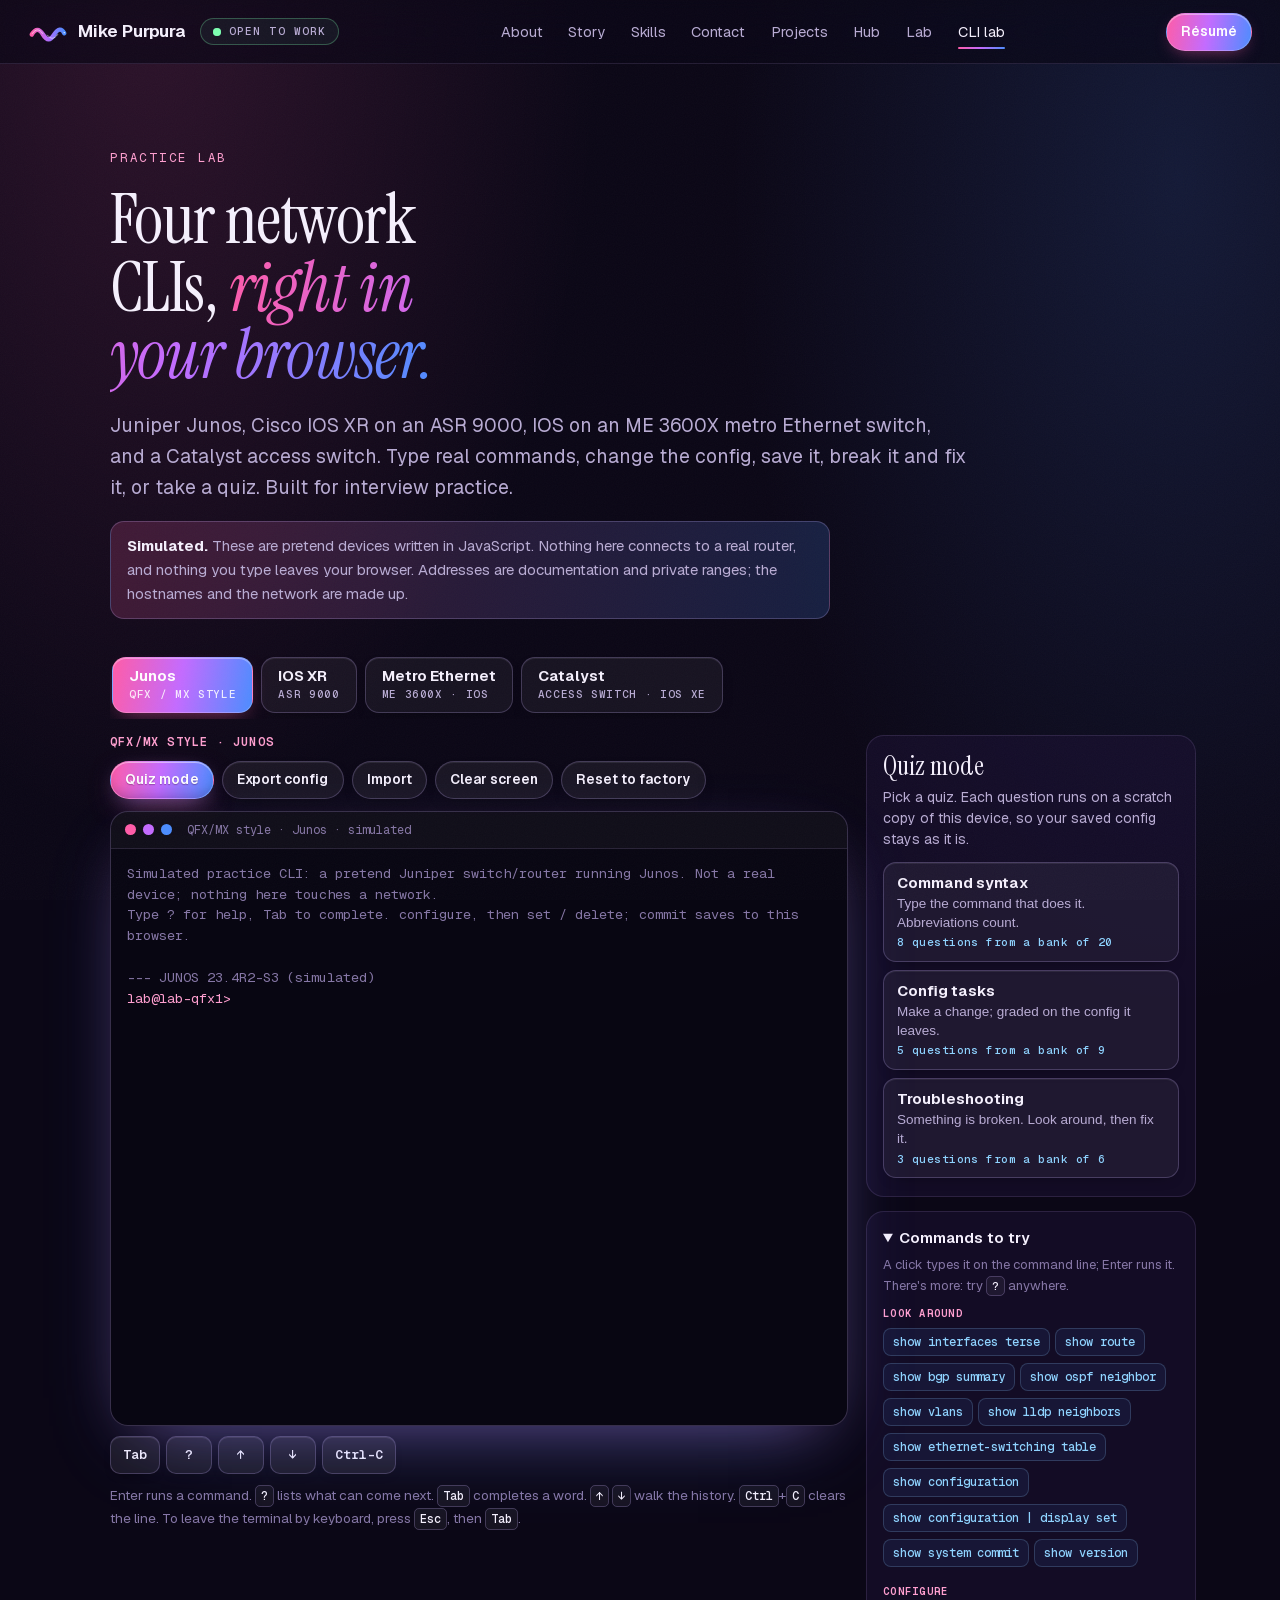
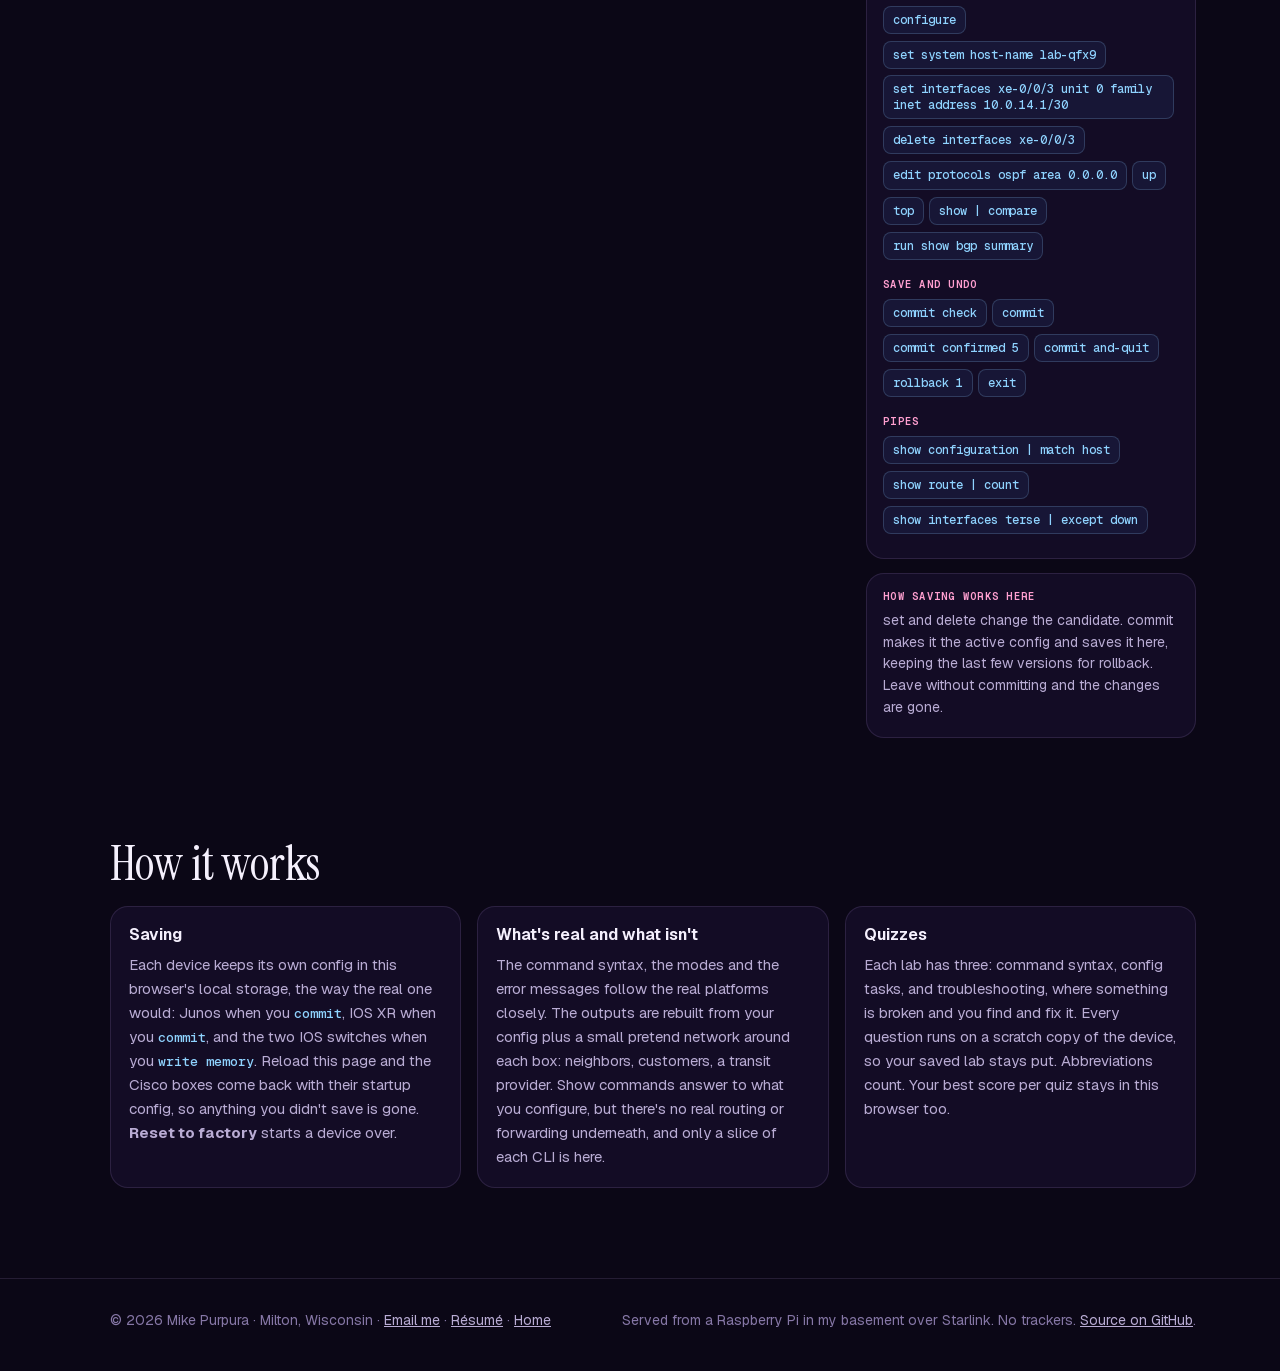
<file: lab/index.html>
<!doctype html>
<html lang="en">
<head>
<meta charset="utf-8">
<meta name="viewport" content="width=device-width, initial-scale=1, viewport-fit=cover">
<title>CLI Practice Lab · Mike Purpura</title>
<meta name="description" content="Practice network command lines in your browser: simulated Juniper Junos, Cisco IOS XR (ASR 9000), IOS Metro Ethernet (ME 3600X) and Catalyst switch CLIs, with configs you can change and save, and quizzes. Nothing connects to a real device.">
<meta name="theme-color" content="#0b0716">
<link rel="canonical" href="https://okay-cool.net/lab/">
<link rel="icon" href="/favicon.svg" type="image/svg+xml">
<link rel="apple-touch-icon" href="/assets/img/apple-touch-icon.png">
<meta property="og:type" content="website">
<meta property="og:url" content="https://okay-cool.net/lab/">
<meta property="og:title" content="CLI Practice Lab · okay-cool.net">
<meta property="og:description" content="Simulated Junos, IOS XR, Metro Ethernet and Catalyst command lines to practice on, with saved configs and quizzes. All in the browser; nothing touches a network.">
<meta property="og:image" content="https://okay-cool.net/assets/img/og.png?v=099febe8">
<meta name="twitter:card" content="summary_large_image">
<link rel="preload" href="/assets/fonts/instrument-serif-normal-latin.woff2" as="font" type="font/woff2" crossorigin>
<link rel="preload" href="/assets/fonts/geist-normal-latin.woff2" as="font" type="font/woff2" crossorigin>
<link rel="preload" href="/assets/fonts/instrument-serif-italic-latin.woff2" as="font" type="font/woff2" crossorigin>
<link rel="preload" href="/assets/fonts/geist-mono-normal-latin.woff2" as="font" type="font/woff2" crossorigin>
<link rel="stylesheet" href="/assets/css/site.css">
<link rel="stylesheet" href="/assets/css/cli-lab.css">
<!-- every module of the lab at once: without these the browser finds them one import at a time,
     and on a slow link (each round trip a second or more) that left the buttons dead for seconds -->
<link rel="modulepreload" href="/assets/js/cli/main.js">
<link rel="modulepreload" href="/assets/js/cli/engine.js">
<link rel="modulepreload" href="/assets/js/cli/device.js">
<link rel="modulepreload" href="/assets/js/cli/ios.js">
<link rel="modulepreload" href="/assets/js/cli/catalyst.js">
<link rel="modulepreload" href="/assets/js/cli/me3600.js">
<link rel="modulepreload" href="/assets/js/cli/iosxr.js">
<link rel="modulepreload" href="/assets/js/cli/junos.js">
<link rel="modulepreload" href="/assets/js/cli/term.js">
<link rel="modulepreload" href="/assets/js/cli/quiz.js">
<link rel="modulepreload" href="/assets/js/cli/banks.js">
<link rel="modulepreload" href="/assets/js/cli/heat.js">
</head>
<body class="lab-page">
<a class="skip" href="#lab-app">Skip to the lab</a>

<!-- ===================================================== NAV (the home page's, pointing back at it) -->
<header class="nav scrolled" id="nav">
  <div class="nav-left">
    <a class="brand" href="/" aria-label="Mike Purpura, home">
      <svg class="brand-worm" viewBox="0 0 64 32" aria-hidden="true"><use href="#worm"/></svg>
      <span class="brand-name">Mike Purpura</span>
    </a>
    <p class="nav-status"><span class="dot-live" aria-hidden="true"></span> Open to work<span class="nav-where"> · Milton, Wisconsin</span></p>
  </div>
  <nav class="nav-links" aria-label="Sections">
    <a href="/#tldr">About</a>
    <a href="/#story">Story</a>
    <a href="/#skills">Skills</a>
    <a href="/#contact">Contact</a>
    <a href="/#projects">Projects</a>
    <a href="/#hub">Hub</a>
    <a href="/#lab">Lab</a>
    <a class="active" href="/lab/" aria-current="page">CLI lab</a>
  </nav>
  <div class="nav-actions">
    <a class="pill-btn pill-solid" href="/resume/">Résumé</a>
    <button class="menu-btn" id="menu-btn" type="button" aria-expanded="false" aria-controls="mobile-menu" aria-label="Menu"><span></span><span></span></button>
  </div>
</header>
<div class="mobile-menu" id="mobile-menu" hidden>
  <a href="/#tldr">About</a><a href="/#story">Story</a><a href="/#skills">Skills</a><a href="/resume/">Résumé</a><a href="/#contact">Contact</a><a href="/#projects">Projects</a><a href="/#before">Early projects</a><a href="/#hub">Hub</a><a href="/#lab">Lab</a><a href="/lab/" aria-current="page">CLI lab</a><a href="/#made">How it's made</a>
</div>

<main id="top">
  <section class="lab-hero">
    <div class="wrap">
      <p class="eyebrow">Practice lab</p>
      <h1 class="display">Four network CLIs, <em>right in your browser.</em></h1>
      <p class="section-lede">Juniper Junos, Cisco IOS XR on an ASR 9000, IOS on an ME 3600X metro Ethernet switch, and a Catalyst access switch. Type real commands, change the config, save it, break it and fix it, or take a quiz. Built for interview practice.</p>
      <p class="lab-sim"><b>Simulated.</b> These are pretend devices written in JavaScript. Nothing here connects to a real router, and nothing you type leaves your browser. Addresses are documentation and private ranges; the hostnames and the network are made up.</p>
    </div>
  </section>

  <section class="lab-app" id="lab-app" aria-label="The practice lab">
    <div class="wrap">
      <div class="lab-tabs" role="tablist" aria-label="Pick a device">
        <button class="lab-tab" role="tab" type="button" id="tab-junos" aria-controls="panel-junos" aria-selected="true" data-dev="junos"><b>Junos</b><span>QFX / MX style</span></button>
        <button class="lab-tab" role="tab" type="button" id="tab-iosxr" aria-controls="panel-iosxr" aria-selected="false" tabindex="-1" data-dev="iosxr"><b>IOS XR</b><span>ASR 9000</span></button>
        <button class="lab-tab" role="tab" type="button" id="tab-me3600x" aria-controls="panel-me3600x" aria-selected="false" tabindex="-1" data-dev="me3600x"><b>Metro Ethernet</b><span>ME 3600X · IOS</span></button>
        <button class="lab-tab" role="tab" type="button" id="tab-catalyst" aria-controls="panel-catalyst" aria-selected="false" tabindex="-1" data-dev="catalyst"><b>Catalyst</b><span>Access switch · IOS XE</span></button>
      </div>
      <div class="lab-panel" role="tabpanel" id="panel-junos" aria-labelledby="tab-junos" data-dev="junos"><p class="lab-loading">Loading the lab&hellip; On a slow connection this takes a few seconds. If nothing shows up, reload the page.</p></div>
      <div class="lab-panel" role="tabpanel" id="panel-iosxr" aria-labelledby="tab-iosxr" data-dev="iosxr" hidden><p class="lab-loading">Loading the lab&hellip; On a slow connection this takes a few seconds. If nothing shows up, reload the page.</p></div>
      <div class="lab-panel" role="tabpanel" id="panel-me3600x" aria-labelledby="tab-me3600x" data-dev="me3600x" hidden><p class="lab-loading">Loading the lab&hellip; On a slow connection this takes a few seconds. If nothing shows up, reload the page.</p></div>
      <div class="lab-panel" role="tabpanel" id="panel-catalyst" aria-labelledby="tab-catalyst" data-dev="catalyst" hidden><p class="lab-loading">Loading the lab&hellip; On a slow connection this takes a few seconds. If nothing shows up, reload the page.</p></div>
      <noscript><p class="lab-sim">The lab runs on JavaScript, which is turned off in this browser.</p></noscript>
    </div>
  </section>

  <section class="lab-notes" aria-labelledby="lab-notes-h">
    <div class="wrap">
      <h2 class="lab-notes-h" id="lab-notes-h">How it works</h2>
      <div class="lab-notes-grid">
        <div>
          <h3>Saving</h3>
          <p>Each device keeps its own config in this browser's local storage, the way the real one would: Junos when you <code>commit</code>, IOS XR when you <code>commit</code>, and the two IOS switches when you <code>write memory</code>. Reload this page and the Cisco boxes come back with their startup config, so anything you didn't save is gone. <b>Reset to factory</b> starts a device over.</p>
        </div>
        <div>
          <h3>What's real and what isn't</h3>
          <p>The command syntax, the modes and the error messages follow the real platforms closely. The outputs are rebuilt from your config plus a small pretend network around each box: neighbors, customers, a transit provider. Show commands answer to what you configure, but there's no real routing or forwarding underneath, and only a slice of each CLI is here.</p>
        </div>
        <div>
          <h3>Quizzes</h3>
          <p>Each lab has three: command syntax, config tasks, and troubleshooting, where something is broken and you find and fix it. Every question runs on a scratch copy of the device, so your saved lab stays put. Abbreviations count. Your best score per quiz stays in this browser too.</p>
        </div>
      </div>
    </div>
  </section>
</main>

<footer class="footer">
  <div class="wrap footer-inner">
    <p>© 2026 Mike Purpura · Milton, Wisconsin · <a class="js-email" href="/#contact" data-u="mapurpura12" data-d="gmail.com">Email me</a> · <a href="/resume/">Résumé</a> · <a href="/">Home</a></p>
    <p>Served from a Raspberry Pi in my basement over Starlink. No trackers. <a href="https://github.com/noobcicle/portfolio">Source on GitHub</a>.</p>
  </div>
</footer>

<!-- one lab: a toolbar, the terminal, on-screen keys, and the quiz and command list beside it (main.js fills four of these) -->
<template id="lab-tpl">
  <div class="lab-grid">
    <div class="lab-main">
      <div class="lab-toolbar">
        <p class="lab-dev-name"></p>
        <div class="lab-actions">
          <button class="btn btn-gummy btn-small" type="button" data-act="quiz">Quiz mode</button>
          <button class="btn btn-ghost btn-small" type="button" data-act="export">Export config</button>
          <button class="btn btn-ghost btn-small" type="button" data-act="import">Import</button>
          <button class="btn btn-ghost btn-small" type="button" data-act="clear">Clear screen</button>
          <button class="btn btn-ghost btn-small lab-reset" type="button" data-act="reset">Reset to factory</button>
        </div>
      </div>
      <div class="term lab-term">
        <div class="term-bar"><i></i><i></i><i></i><span class="lab-title"></span><span class="lab-heat" hidden aria-hidden="true"></span></div>
        <div class="lab-screen">
          <div class="lab-out" role="log" aria-live="polite" aria-label="Terminal output"></div>
          <div class="lab-line"><span class="lab-prompt" aria-hidden="true"></span><input class="lab-input" type="text" autocomplete="off" autocapitalize="none" autocorrect="off" spellcheck="false" enterkeyhint="send"></div>
        </div>
      </div>
      <div class="lab-keys" role="group" aria-label="Terminal keys">
        <button type="button" data-key="tab" aria-label="Complete the word (Tab)">Tab</button>
        <button type="button" data-key="help" aria-label="What can come next (question mark)">?</button>
        <button type="button" data-key="up" aria-label="Previous command">&uarr;</button>
        <button type="button" data-key="down" aria-label="Next command">&darr;</button>
        <button type="button" data-key="ctrlc" aria-label="Clear the line (Control C)">Ctrl-C</button>
        <button type="button" data-key="ctrlz" aria-label="Leave config mode (Control Z)">Ctrl-Z</button>
      </div>
      <p class="lab-help">Enter runs a command. <kbd>?</kbd> lists what can come next. <kbd>Tab</kbd> completes a word. <kbd>&uarr;</kbd> <kbd>&darr;</kbd> walk the history. <kbd>Ctrl</kbd>+<kbd>C</kbd> clears the line. To leave the terminal by keyboard, press <kbd>Esc</kbd>, then <kbd>Tab</kbd>.</p>
    </div>
    <aside class="lab-side" aria-label="Quiz and commands">
      <div class="lab-card quiz"></div>
      <details class="lab-card lab-ref" open>
        <summary>Commands to try</summary>
        <p class="lab-ref-note">A click types it on the command line; Enter runs it. There's more: try <kbd>?</kbd> anywhere.</p>
        <div class="lab-ref-body"></div>
      </details>
      <div class="lab-card lab-save">
        <p class="lab-ref-k">How saving works here</p>
        <p class="lab-save-text"></p>
      </div>
    </aside>
  </div>
</template>

<dialog class="lab-dialog" id="lab-import" aria-labelledby="lab-import-title">
  <h2 id="lab-import-title">Import a config</h2>
  <p id="lab-import-note"></p>
  <label class="lab-import-label" for="lab-import-text">Config text</label>
  <textarea id="lab-import-text" rows="12" spellcheck="false" autocapitalize="none" autocomplete="off"></textarea>
  <div class="lab-dialog-row">
    <label class="btn btn-ghost btn-small lab-file">Choose a file<input id="lab-import-file" type="file" accept=".txt,.conf,.cfg,text/plain"></label>
    <span class="lab-dialog-gap"></span>
    <button class="btn btn-ghost btn-small" type="button" id="lab-import-cancel">Cancel</button>
    <button class="btn btn-gummy btn-small" type="button" id="lab-import-go">Load it</button>
  </div>
</dialog>

<!-- shared SVG: the gummy worm -->
<svg width="0" height="0" style="position:absolute" aria-hidden="true">
  <defs>
    <linearGradient id="gummy-grad" x1="0" x2="1" y1="0" y2="0">
      <stop offset="0" stop-color="#ff5ca8"/><stop offset=".5" stop-color="#b36bff"/><stop offset="1" stop-color="#4c8dff"/>
    </linearGradient>
    <symbol id="worm" viewBox="0 0 64 32">
      <path d="M6 20c6-10 12-10 18 0s12 10 18 0 12-10 16-2" fill="none" stroke="url(#gummy-grad)" stroke-width="7" stroke-linecap="round"/>
      <path d="M7 18.5c5.5-8 11-8 16.5 0M31 21c5.5 7 11 7 16.5-1" fill="none" stroke="#fff" stroke-opacity=".55" stroke-width="1.6" stroke-linecap="round"/>
      <circle cx="58" cy="17" r="1.1" fill="#fff" fill-opacity=".9"/>
    </symbol>
  </defs>
</svg>

<script type="module" src="/assets/js/cli/main.js"></script>
<script src="/assets/js/track.js" defer></script>
</body>
</html>
</file>
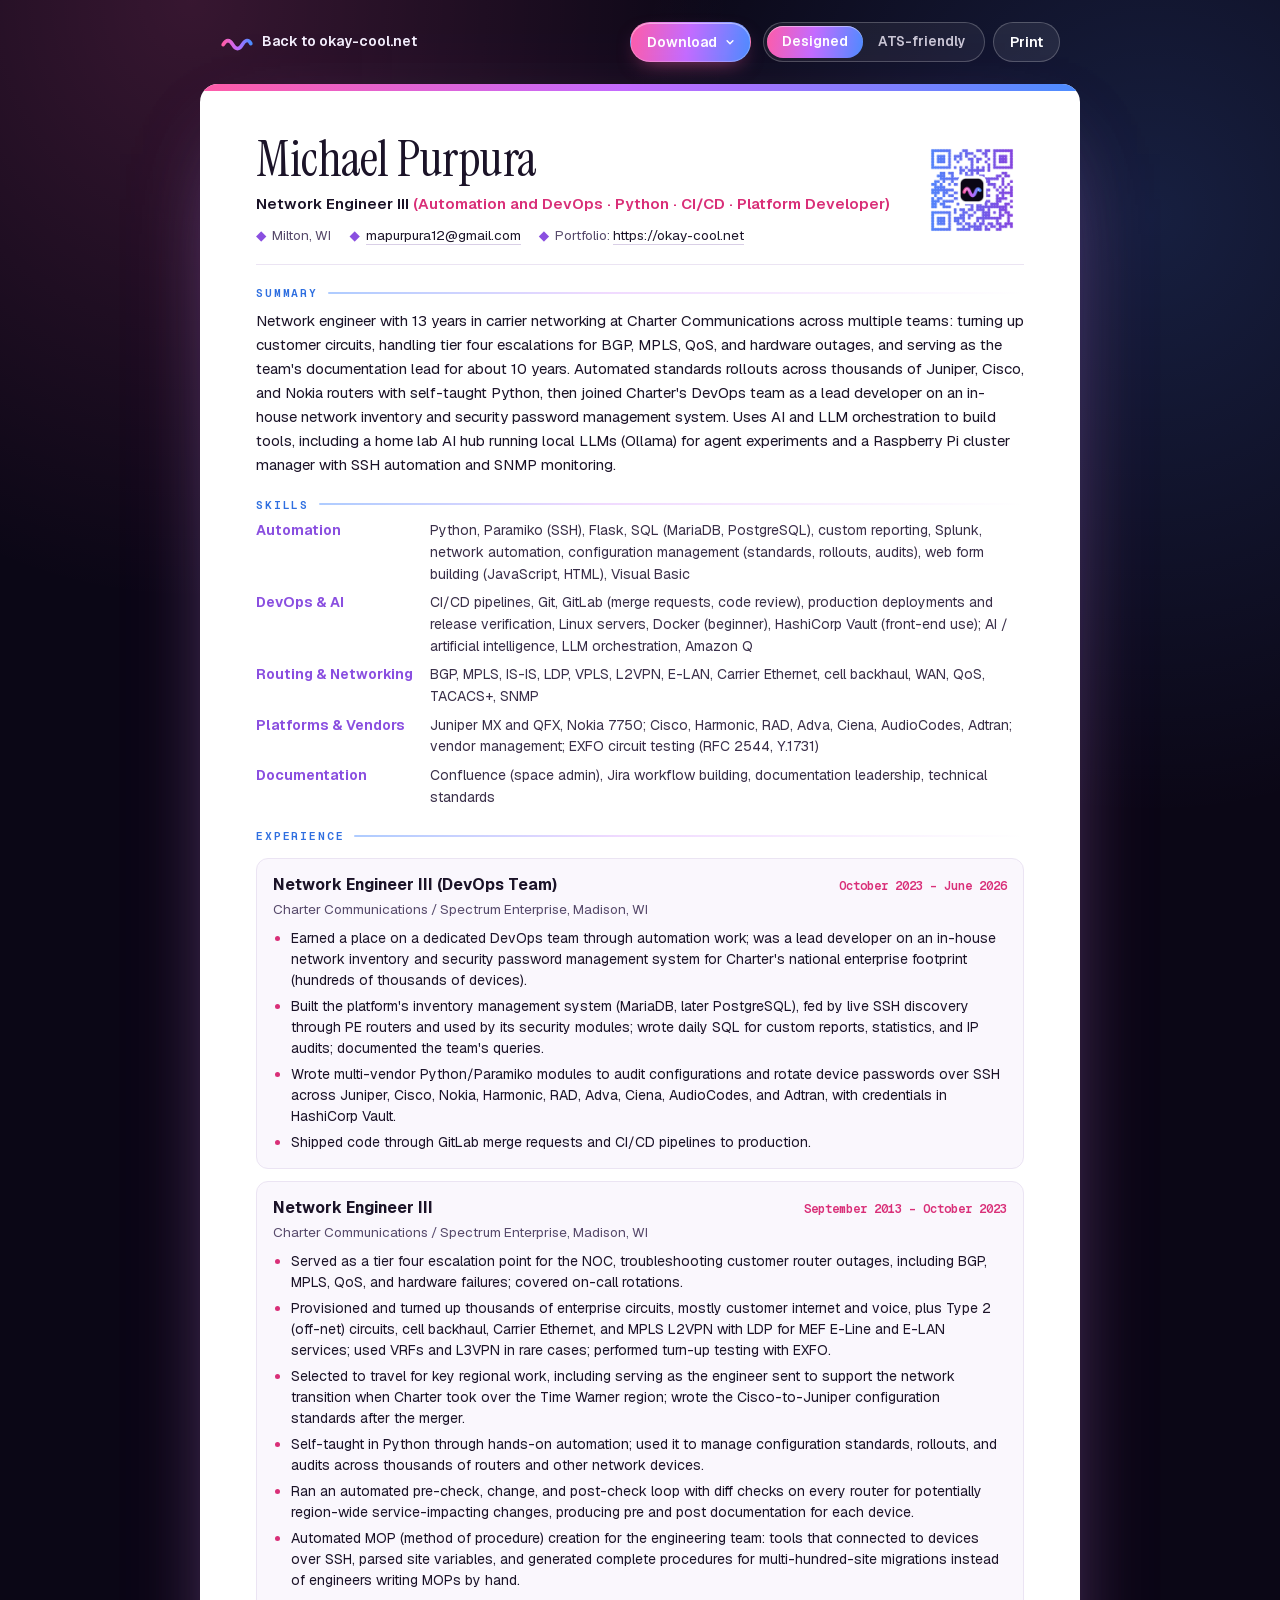
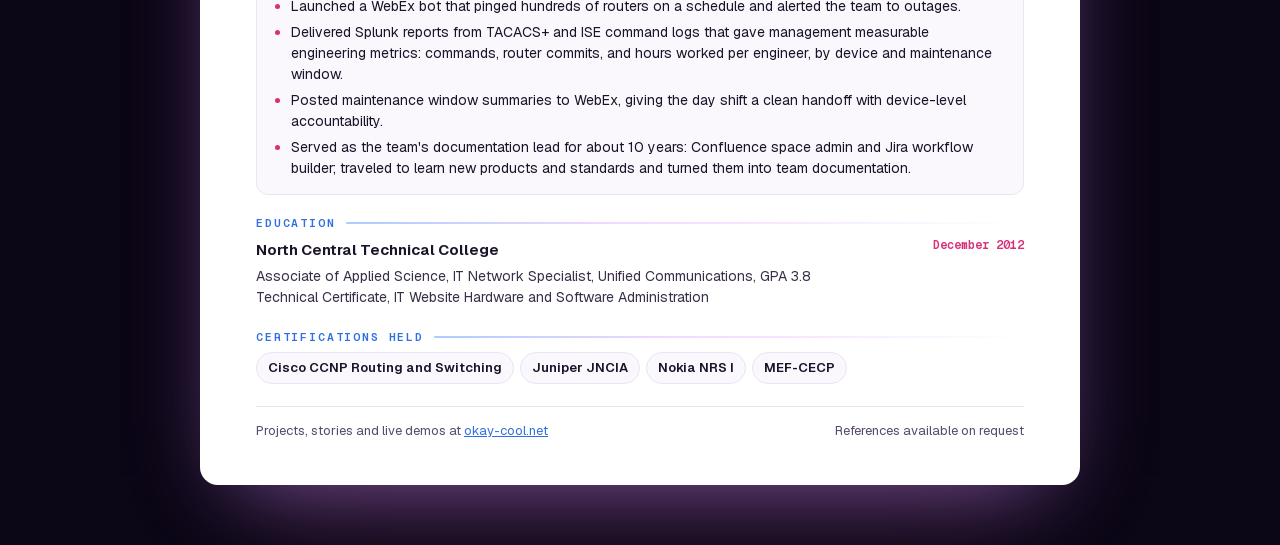
<file: resume/index.html>
<!doctype html>
<html lang="en">
<head>
<meta charset="utf-8">
<meta name="viewport" content="width=device-width, initial-scale=1">
<title>Mike Purpura · Résumé</title>
<meta name="description" content="Résumé of Michael Purpura: Network Engineer III with 13 years in carrier networking at Charter Communications, automation and DevOps, Python, CI/CD. Milton, Wisconsin.">
<meta name="theme-color" content="#0b0716">
<link rel="canonical" href="https://okay-cool.net/resume/">
<link rel="icon" href="../favicon.svg" type="image/svg+xml">
<meta property="og:title" content="Mike Purpura · Résumé">
<meta property="og:description" content="Network Engineer III: 13 years in carrier networking at Charter Communications, automation and DevOps with Python and CI/CD.">
<meta property="og:image" content="https://okay-cool.net/assets/img/og.png">
<link rel="stylesheet" href="/assets/css/fonts.css">
<!-- The words of the résumé live here and only here: the AmFam résumé of Oct 13 2026 minus the phone
     number (the site has never shown a phone or a street address), with Mike's edits of Oct 14.
     Designed / ATS-friendly restyles these same words in place. tools/resume_build.py copies them into
     plain/index.html and the four downloads (designed and ATS-friendly, PDF and DOCX), checks every word and
     keeps each PDF at two letter pages: edit here, then rerun it. -->
<style>
  :root { --bg: #0b0716; --ink: #1b1328; --dim: #574a6b; --faint: #8a7ea0; --line: #ebe4f3; --wash: #faf7fd; --pink: #d92f78; --violet: #8a4fe0; --blue: #2f6fe0; --gummy: linear-gradient(100deg, #ff5ca8, #c46bff 48%, #4c8dff); }
  * { box-sizing: border-box; }
  html { -webkit-text-size-adjust: 100%; }
  body { margin: 0; background: radial-gradient(60% 40% at 15% 0%, rgba(255,92,168,.18), transparent 70%), radial-gradient(60% 40% at 90% 10%, rgba(76,141,255,.18), transparent 70%), var(--bg); font: 15px/1.55 Geist, ui-sans-serif, system-ui, sans-serif; color: var(--ink); -webkit-font-smoothing: antialiased; }
  .bar { max-width: 880px; margin: 0 auto; padding: 22px 20px; display: flex; flex-wrap: wrap; justify-content: space-between; align-items: center; gap: 12px; color: #f5f0fd; }
  .bar a.home { color: #f5f0fd; text-decoration: none; font-weight: 600; font-size: 14px; display: inline-flex; align-items: center; gap: 8px; }
  .bar svg { width: 34px; height: 17px; }
  .bar-actions { display: flex; gap: 8px; }
  .btn { display: inline-flex; align-items: center; gap: 8px; height: 40px; padding: 0 16px; border-radius: 999px; border: 1px solid rgba(255,255,255,.22); background: var(--gummy); color: #fff; font: 600 14px/1 Geist, sans-serif; text-decoration: none; cursor: pointer; box-shadow: inset 0 1px 0 rgba(255,255,255,.45), 0 8px 22px -10px rgba(255,92,168,.7); }
  .btn svg { width: 16px; height: 16px; }
  .btn-ghost { background: rgba(255,255,255,.08); box-shadow: none; }
  .sheet { max-width: 880px; margin: 0 auto 60px; background: #fff; border-radius: 18px; padding: 50px 56px 44px; box-shadow: 0 40px 100px -40px rgba(255,92,168,.45), 0 30px 80px -40px rgba(76,141,255,.5); position: relative; overflow: hidden; }
  .sheet::before { content: ""; position: absolute; inset: 0 0 auto 0; height: 7px; background: var(--gummy); }

  header.top { display: grid; grid-template-columns: minmax(0, 1fr) auto; gap: 24px; align-items: center; padding-bottom: 18px; margin-bottom: 6px; border-bottom: 1px solid var(--line); }
  h1 { font: 400 50px/1 "Instrument Serif", Georgia, serif; margin: 0 0 8px; letter-spacing: -.01em; }
  .title { margin: 0 0 10px; font-weight: 600; font-size: 15px; color: var(--ink); }
  .title span { color: var(--pink); }
  .contact { display: flex; flex-wrap: wrap; gap: 4px 18px; margin: 0; font-size: 13.5px; color: var(--dim); }
  .contact a { color: var(--ink); text-decoration: none; border-bottom: 1px solid #d9cfe6; }
  .contact i { font-style: normal; color: var(--violet); margin-right: 6px; }
  .qr { margin: 0; display: grid; justify-items: center; gap: 4px; }
  .qr img { width: 104px; height: 104px; display: block; }

  h2 { display: flex; align-items: center; gap: 10px; font: 600 11.5px/1 "Geist Mono", monospace; letter-spacing: .16em; text-transform: uppercase; color: var(--blue); margin: 22px 0 10px; }
  h2::after { content: ""; flex: 1; height: 2px; border-radius: 2px; background: linear-gradient(90deg, rgba(76,141,255,.45), rgba(196,107,255,.25) 40%, transparent); }
  p { margin: 0 0 8px; }
  .summary { font-size: 15px; line-height: 1.6; }
  .skills { display: grid; grid-template-columns: 158px minmax(0, 1fr); gap: 7px 16px; margin: 0; font-size: 14px; }
  .skills dt { font-weight: 650; color: var(--violet); }
  .skills dd { margin: 0; color: #3a2f49; }
  .role { margin: 16px 0 0; padding: 14px 16px 10px; border-radius: 12px; background: var(--wash); border: 1px solid var(--line); }
  .role + .role { margin-top: 12px; }
  .role-head { display: flex; justify-content: space-between; align-items: baseline; gap: 12px; flex-wrap: wrap; }
  .role-head h3 { margin: 0; font-size: 15.5px; font-weight: 700; }
  .role-head span { font: 600 12px/1.2 "Geist Mono", monospace; color: var(--pink); white-space: nowrap; }
  .org { margin: 2px 0 8px; font-size: 13.5px; color: var(--dim); }
  ul { margin: 0; padding-left: 18px; }
  li { margin: 0 0 5px; font-size: 14px; line-height: 1.5; }
  li::marker { color: var(--pink); }
  .edu { display: flex; justify-content: space-between; gap: 12px; flex-wrap: wrap; font-weight: 650; }
  .edu-when { font: 600 12px/1.2 "Geist Mono", monospace; color: var(--pink); }
  .edu-lines { margin: 4px 0 0; color: #3a2f49; font-size: 14px; }
  .certs { display: flex; flex-wrap: wrap; gap: 6px; margin: 0; padding: 0; list-style: none; }
  .certs li { margin: 0; padding: 5px 11px; border-radius: 999px; font-size: 13px; font-weight: 600; background: var(--wash); border: 1px solid var(--line); }
  .foot { display: flex; justify-content: space-between; flex-wrap: wrap; gap: 8px; margin-top: 22px; padding-top: 14px; border-top: 1px solid var(--line); font-size: 13px; color: var(--dim); }
  .foot a { color: var(--blue); }
  @media (max-width: 680px) {
    .sheet { padding: 36px 22px 30px; border-radius: 0; }
    header.top { grid-template-columns: minmax(0, 1fr); }
    .qr { justify-items: start; grid-auto-flow: column; align-items: center; gap: 10px; }
    .qr img { width: 76px; height: 76px; }
    h1 { font-size: 40px; }
    .skills { grid-template-columns: minmax(0, 1fr); gap: 2px; }
    .skills dd { margin-bottom: 8px; }
    .role { padding: 12px 12px 8px; }
  }
  @media print {
    @page { size: letter; margin: 0.42in 0.5in 0.4in; }
    html, body { background: #fff; }
    body { font-size: 9.6pt; line-height: 1.38; -webkit-print-color-adjust: exact; print-color-adjust: exact; }
    .bar, .no-print { display: none !important; }
    .sheet { box-shadow: none; padding: 10pt 0 0; margin: 0; max-width: none; border-radius: 0; overflow: visible; }
    .sheet::before { height: 4pt; }
    header.top { gap: 14pt; padding-bottom: 9pt; }
    h1 { font-size: 30pt; margin-bottom: 4pt; }
    .title { font-size: 10.4pt; margin-bottom: 5pt; }
    .contact { font-size: 9.2pt; }
    .contact a { border: 0; }
    .qr img { width: 0.95in; height: 0.95in; }
    h2 { font-size: 8.2pt; margin: 12pt 0 5pt; break-after: avoid; }
    .summary { font-size: 9.8pt; line-height: 1.45; }
    .skills { font-size: 9.2pt; gap: 3pt 12pt; grid-template-columns: 112pt minmax(0, 1fr); }
    .role { margin-top: 8pt; padding: 8pt 10pt 5pt; break-inside: auto; }
    .role-head h3 { font-size: 10.2pt; }
    .role-head span { font-size: 8.6pt; }
    .org { font-size: 9.2pt; margin-bottom: 4pt; }
    li { font-size: 9.4pt; line-height: 1.4; margin-bottom: 2.6pt; break-inside: avoid; }
    .edu, .edu-lines { font-size: 9.4pt; }
    .certs li { font-size: 9pt; padding: 3pt 8pt; }
  }

  /* Designed / ATS-friendly: one copy of the words, two looks. The radios switch it with CSS alone
     (resume.js only keeps #plain in the address bar), and the Download menu offers all four files in either view. */
  .views { display: inline-flex; padding: 3px; border-radius: 999px; border: 1px solid rgba(255,255,255,.22); background: rgba(255,255,255,.06); }
  .views label { position: relative; display: inline-flex; align-items: center; height: 32px; padding: 0 15px; border-radius: 999px; color: rgba(245,240,253,.8); font: 600 13.5px/1 Geist, ui-sans-serif, system-ui, sans-serif; cursor: pointer; user-select: none; }
  .views input { position: absolute; inset: 0; width: 100%; height: 100%; margin: 0; opacity: 0; cursor: pointer; }
  .views label:hover { color: #fff; }
  .views label:has(:checked) { background: var(--gummy); color: #fff; box-shadow: inset 0 1px 0 rgba(255,255,255,.45); }
  .views label:has(:focus-visible) { outline: 2px solid #fff; outline-offset: 2px; }
  /* Download: one button in the bar that opens a menu of the four files. It's a <details>, so it works
     without script; resume.js closes it on a pick, a click elsewhere, Escape, or tabbing out. The auto margin
     sends it right: beside the switch on a wide screen, beside "Back to okay-cool.net" once the bar wraps. */
  .dl { position: relative; margin-left: auto; }
  .dl summary { gap: 6px; padding: 0 13px 0 16px; line-height: 38px; list-style: none; -webkit-user-select: none; user-select: none; }
  .dl summary::-webkit-details-marker { display: none; }
  .dl summary:focus-visible { outline: 2px solid #fff; outline-offset: 2px; }
  .dl .caret { width: 14px; height: 14px; vertical-align: middle; transition: transform .15s ease; }
  .dl[open] .caret { transform: rotate(180deg); }
  .dl-menu { position: absolute; top: calc(100% + 8px); right: 0; z-index: 10; display: grid; min-width: 210px; padding: 6px; border-radius: 14px; border: 1px solid rgba(255,255,255,.16); background: #1a1230; box-shadow: 0 22px 50px -18px rgba(0,0,0,.8), 0 14px 36px -18px rgba(255,92,168,.5); }
  .dl[open] .dl-menu { animation: dl-in .14s ease-out; }
  @keyframes dl-in { from { opacity: 0; transform: translateY(-4px); } }
  .dl-menu a { display: flex; align-items: center; gap: 9px; height: 38px; padding: 0 12px; border-radius: 9px; color: #fff; font: 600 13.5px/1 Geist, ui-sans-serif, system-ui, sans-serif; text-decoration: none; white-space: nowrap; }
  .dl-menu a:hover { background: rgba(255,255,255,.1); }
  .dl-menu a:focus-visible { outline: 2px solid #fff; outline-offset: -2px; }
  .dl-menu a:nth-child(3) { position: relative; margin-top: 9px; }
  .dl-menu a:nth-child(3)::before { content: ""; position: absolute; left: 10px; right: 10px; top: -5px; height: 1px; background: rgba(255,255,255,.12); }
  .dl-menu svg { width: 15px; height: 15px; flex: none; color: #ff8cc4; }
  @media (prefers-reduced-motion: reduce) { .dl .caret { transition: none; } .dl[open] .dl-menu { animation: none; } }

  /* ATS-friendly: the same elements, simply formatted (one font, black text, plain headings and lists),
     like the ATS-friendly PDF. Only the sheet changes: the page, the bar, the switch and the downloads stay. */
  :root:has(#view-plain:checked) { --p-ink: #111; --p-dim: #3b3b3b; --p-line: #c9c9c9; --p-link: #0b4fb3; --p-font: system-ui, -apple-system, "Segoe UI", Roboto, Helvetica, Arial, sans-serif; }
  :root:has(#view-plain:checked) {
    & .sheet { color: var(--p-ink); font-family: var(--p-font); }
    & .sheet a { color: var(--p-link); text-underline-offset: 2px; }
    & .sheet::before, & .qr, & .contact i { display: none; }
    & header.top { display: block; margin: 0; padding: 0; border: 0; }
    & h1 { margin: 0 0 6px; font: 700 30px/1.15 var(--p-font); letter-spacing: normal; }
    & .title { margin: 0 0 12px; font-size: 16px; font-weight: 600; color: inherit; }
    & .title span { color: inherit; }
    & .contact { margin: 0 0 12px; gap: 2px 24px; font-size: 16px; color: inherit; }
    & .contact a { color: var(--p-link); border: 0; text-decoration: underline; }
    & h2 { display: block; margin: 28px 0 10px; padding-bottom: 4px; border-bottom: 2px solid var(--p-ink); font: 700 19px/1.3 var(--p-font); letter-spacing: normal; text-transform: none; color: inherit; }
    & h2::after { display: none; }
    & p { margin: 0 0 12px; }
    & .summary { font-size: 16px; line-height: 1.6; }
    & .skills { display: block; margin: 0 0 12px; font-size: 16px; }
    & .skills dt { color: inherit; font-weight: 700; }
    & .skills dd { margin: 0 0 12px; color: inherit; }
    & .role { margin: 24px 0 0; padding: 0; background: none; border: 0; border-radius: 0; }
    & h2 + .role { margin-top: 0; }
    & .role-head { display: block; }
    & .role-head h3 { font-size: 17px; line-height: 1.35; }
    & .role-head span { display: block; font: inherit; color: var(--p-dim); white-space: normal; }
    & .org { margin: 0 0 8px; font-size: 16px; color: var(--p-dim); }
    & ul { margin: 0 0 12px; padding-left: 1.3em; }
    & li { margin: 0 0 6px; font-size: 16px; line-height: 1.6; }
    & li::marker { color: inherit; }
    & .edu { display: block; font-weight: 400; }
    & .edu span:first-child { display: block; font-size: 17px; font-weight: 700; line-height: 1.35; }
    & .edu-when { display: block; font: inherit; color: var(--p-dim); }
    & .edu-lines { margin: 8px 0 12px; font-size: 16px; color: inherit; }
    & .certs { display: block; padding-left: 1.3em; list-style: disc; }
    & .certs li { padding: 0; border: 0; border-radius: 0; background: none; font-weight: 400; }
    & .foot { display: block; margin-top: 40px; padding-top: 12px; border-top: 1px solid var(--p-line); font-size: 16px; color: var(--p-dim); }
    & .foot span { display: block; margin: 0 0 4px; }
    & .foot a { color: var(--p-link); }
  }
  @media screen { :root:has(#view-plain:checked) .sheet { font-size: 16px; line-height: 1.55; } }
  @media print {
    :root:has(#view-plain:checked) { --p-ink: #000; --p-dim: #000; --p-line: #888; --p-link: #000; }
    :root:has(#view-plain:checked) {
      & body { font-size: 10.5pt; line-height: 1.4; }
      & .sheet { max-width: none; margin: 0; padding: 0; }
      & h1 { font-size: 20pt; }
      & .title, & .contact, & .summary, & .skills, & .org, & li, & .edu-lines { font-size: 10.5pt; line-height: 1.4; }
      & h2 { margin: 14pt 0 6pt; font-size: 12.5pt; break-after: avoid; }
      & .role { margin-top: 10pt; }
      & .role-head h3, & .edu span:first-child { font-size: 11pt; }
      & .role-head, & .org, & .edu { break-after: avoid; }
      & p, & ul, & .skills { margin-bottom: 8pt; }
      & .skills dd { margin-bottom: 6pt; }
      & li { margin-bottom: 3pt; break-inside: avoid; }
    }
  }
</style>
</head>
<body>
<div class="bar">
  <a class="home" href="../"><svg viewBox="0 0 64 32" aria-hidden="true"><defs><linearGradient id="g" x1="0" x2="1"><stop offset="0" stop-color="#ff5ca8"/><stop offset=".5" stop-color="#c46bff"/><stop offset="1" stop-color="#4c8dff"/></linearGradient></defs><path d="M6 20c6-10 12-10 18 0s12 10 18 0 12-10 16-2" fill="none" stroke="url(#g)" stroke-width="7" stroke-linecap="round"/></svg> Back to okay-cool.net</a>
  <details class="dl">
    <summary class="btn">Download<svg class="caret" viewBox="0 0 24 24" aria-hidden="true"><path d="m7 10 5 5 5-5" fill="none" stroke="currentColor" stroke-width="2.4" stroke-linecap="round" stroke-linejoin="round"/></svg></summary>
    <nav class="dl-menu" aria-label="Download the résumé">
      <a href="Mike_Purpura_Resume.pdf" download><svg viewBox="0 0 24 24" aria-hidden="true"><path d="M12 4v11m0 0-4.5-4.5M12 15l4.5-4.5M5 19h14" fill="none" stroke="currentColor" stroke-width="2.2" stroke-linecap="round" stroke-linejoin="round"/></svg>Designed PDF</a>
      <a href="Mike_Purpura_Resume.docx" download><svg viewBox="0 0 24 24" aria-hidden="true"><path d="M12 4v11m0 0-4.5-4.5M12 15l4.5-4.5M5 19h14" fill="none" stroke="currentColor" stroke-width="2.2" stroke-linecap="round" stroke-linejoin="round"/></svg>Designed DOCX</a>
      <a href="Mike_Purpura_Resume_Plain.pdf" download><svg viewBox="0 0 24 24" aria-hidden="true"><path d="M12 4v11m0 0-4.5-4.5M12 15l4.5-4.5M5 19h14" fill="none" stroke="currentColor" stroke-width="2.2" stroke-linecap="round" stroke-linejoin="round"/></svg>ATS-friendly PDF</a>
      <a href="Mike_Purpura_Resume_Plain.docx" download><svg viewBox="0 0 24 24" aria-hidden="true"><path d="M12 4v11m0 0-4.5-4.5M12 15l4.5-4.5M5 19h14" fill="none" stroke="currentColor" stroke-width="2.2" stroke-linecap="round" stroke-linejoin="round"/></svg>ATS-friendly DOCX</a>
    </nav>
  </details>
  <span class="bar-actions">
    <span class="views" role="radiogroup" aria-label="Résumé view">
      <label><input type="radio" name="view" id="view-designed" value="designed" checked autocomplete="off">Designed</label>
      <label><input type="radio" name="view" id="view-plain" value="plain" autocomplete="off">ATS-friendly</label>
    </span>
    <button class="btn btn-ghost" type="button" id="print-btn">Print</button>
  </span>
</div>

<main class="sheet">
  <header class="top">
    <div>
      <h1>Michael Purpura</h1>
      <p class="title">Network Engineer III <span>(Automation and DevOps · Python · CI/CD · Platform Developer)</span></p>
      <p class="contact"><span><i aria-hidden="true">◆</i>Milton, WI</span><span><i aria-hidden="true">◆</i><a id="em" href="#">email</a><noscript>mapurpura12 [at] gmail [dot] com</noscript></span><span><i aria-hidden="true">◆</i>Portfolio: <a href="https://okay-cool.net">https://okay-cool.net</a></span></p>
    </div>
    <figure class="qr"><img src="qr-okay-cool.png" alt="QR code that opens okay-cool.net" width="480" height="480"></figure>
  </header>

  <h2>Summary</h2>
  <p class="summary">Network engineer with 13 years in carrier networking at Charter Communications across multiple teams: turning up customer circuits, handling tier four escalations for BGP, MPLS, QoS, and hardware outages, and serving as the team's documentation lead for about 10 years. Automated standards rollouts across thousands of Juniper, Cisco, and Nokia routers with self-taught Python, then joined Charter's DevOps team as a lead developer on an in-house network inventory and security password management system. Uses AI and LLM orchestration to build tools, including a home lab AI hub running local LLMs (Ollama) for agent experiments and a Raspberry Pi cluster manager with SSH automation and SNMP monitoring.</p>

  <h2>Skills</h2>
  <dl class="skills">
    <dt>Automation</dt><dd>Python, Paramiko (SSH), Flask, SQL (MariaDB, PostgreSQL), custom reporting, Splunk, network automation, configuration management (standards, rollouts, audits), web form building (JavaScript, HTML), Visual Basic</dd>
    <dt>DevOps &amp; AI</dt><dd>CI/CD pipelines, Git, GitLab (merge requests, code review), production deployments and release verification, Linux servers, Docker (beginner), HashiCorp Vault (front-end use); AI / artificial intelligence, LLM orchestration, Amazon Q</dd>
    <dt>Routing &amp; Networking</dt><dd>BGP, MPLS, IS-IS, LDP, VPLS, L2VPN, E-LAN, Carrier Ethernet, cell backhaul, WAN, QoS, TACACS+, SNMP</dd>
    <dt>Platforms &amp; Vendors</dt><dd>Juniper MX and QFX, Nokia 7750; Cisco, Harmonic, RAD, Adva, Ciena, AudioCodes, Adtran; vendor management; EXFO circuit testing (RFC 2544, Y.1731)</dd>
    <dt>Documentation</dt><dd>Confluence (space admin), Jira workflow building, documentation leadership, technical standards</dd>
  </dl>

  <h2>Experience</h2>
  <section class="role">
    <div class="role-head"><h3>Network Engineer III (DevOps Team)</h3><span>October 2023 – June 2026</span></div>
    <p class="org">Charter Communications / Spectrum Enterprise, Madison, WI</p>
    <ul>
      <li>Earned a place on a dedicated DevOps team through automation work; was a lead developer on an in-house network inventory and security password management system for Charter's national enterprise footprint (hundreds of thousands of devices).</li>
      <li>Built the platform's inventory management system (MariaDB, later PostgreSQL), fed by live SSH discovery through PE routers and used by its security modules; wrote daily SQL for custom reports, statistics, and IP audits; documented the team's queries.</li>
      <li>Wrote multi-vendor Python/Paramiko modules to audit configurations and rotate device passwords over SSH across Juniper, Cisco, Nokia, Harmonic, RAD, Adva, Ciena, AudioCodes, and Adtran, with credentials in HashiCorp Vault.</li>
      <li>Shipped code through GitLab merge requests and CI/CD pipelines to production.</li>
    </ul>
  </section>
  <section class="role">
    <div class="role-head"><h3>Network Engineer III</h3><span>September 2013 – October 2023</span></div>
    <p class="org">Charter Communications / Spectrum Enterprise, Madison, WI</p>
    <ul>
      <li>Served as a tier four escalation point for the NOC, troubleshooting customer router outages, including BGP, MPLS, QoS, and hardware failures; covered on-call rotations.</li>
      <li>Provisioned and turned up thousands of enterprise circuits, mostly customer internet and voice, plus Type 2 (off-net) circuits, cell backhaul, Carrier Ethernet, and MPLS L2VPN with LDP for MEF E-Line and E-LAN services; used VRFs and L3VPN in rare cases; performed turn-up testing with EXFO.</li>
      <li>Selected to travel for key regional work, including serving as the engineer sent to support the network transition when Charter took over the Time Warner region; wrote the Cisco-to-Juniper configuration standards after the merger.</li>
      <li>Self-taught in Python through hands-on automation; used it to manage configuration standards, rollouts, and audits across thousands of routers and other network devices.</li>
      <li>Ran an automated pre-check, change, and post-check loop with diff checks on every router for potentially region-wide service-impacting changes, producing pre and post documentation for each device.</li>
      <li>Automated MOP (method of procedure) creation for the engineering team: tools that connected to devices over SSH, parsed site variables, and generated complete procedures for multi-hundred-site migrations instead of engineers writing MOPs by hand.</li>
      <li>Launched a WebEx bot that pinged hundreds of routers on a schedule and alerted the team to outages.</li>
      <li>Delivered Splunk reports from TACACS+ and ISE command logs that gave management measurable engineering metrics: commands, router commits, and hours worked per engineer, by device and maintenance window.</li>
      <li>Posted maintenance window summaries to WebEx, giving the day shift a clean handoff with device-level accountability.</li>
      <li>Served as the team's documentation lead for about 10 years: Confluence space admin and Jira workflow builder; traveled to learn new products and standards and turned them into team documentation.</li>
    </ul>
  </section>

  <h2>Education</h2>
  <div class="edu"><span>North Central Technical College</span><span class="edu-when">December 2012</span></div>
  <p class="edu-lines">Associate of Applied Science, IT Network Specialist, Unified Communications, GPA 3.8<br>Technical Certificate, IT Website Hardware and Software Administration</p>

  <h2>Certifications Held</h2>
  <ul class="certs"><li>Cisco CCNP Routing and Switching</li><li>Juniper JNCIA</li><li>Nokia NRS I</li><li>MEF-CECP</li></ul>

  <div class="foot no-print"><span>Projects, stories and live demos at <a href="../">okay-cool.net</a></span><span>References available on request</span></div>
</main>
<script src="../assets/js/resume.js" defer></script>
<script src="../assets/js/track.js" defer></script>
</body>
</html>
</file>
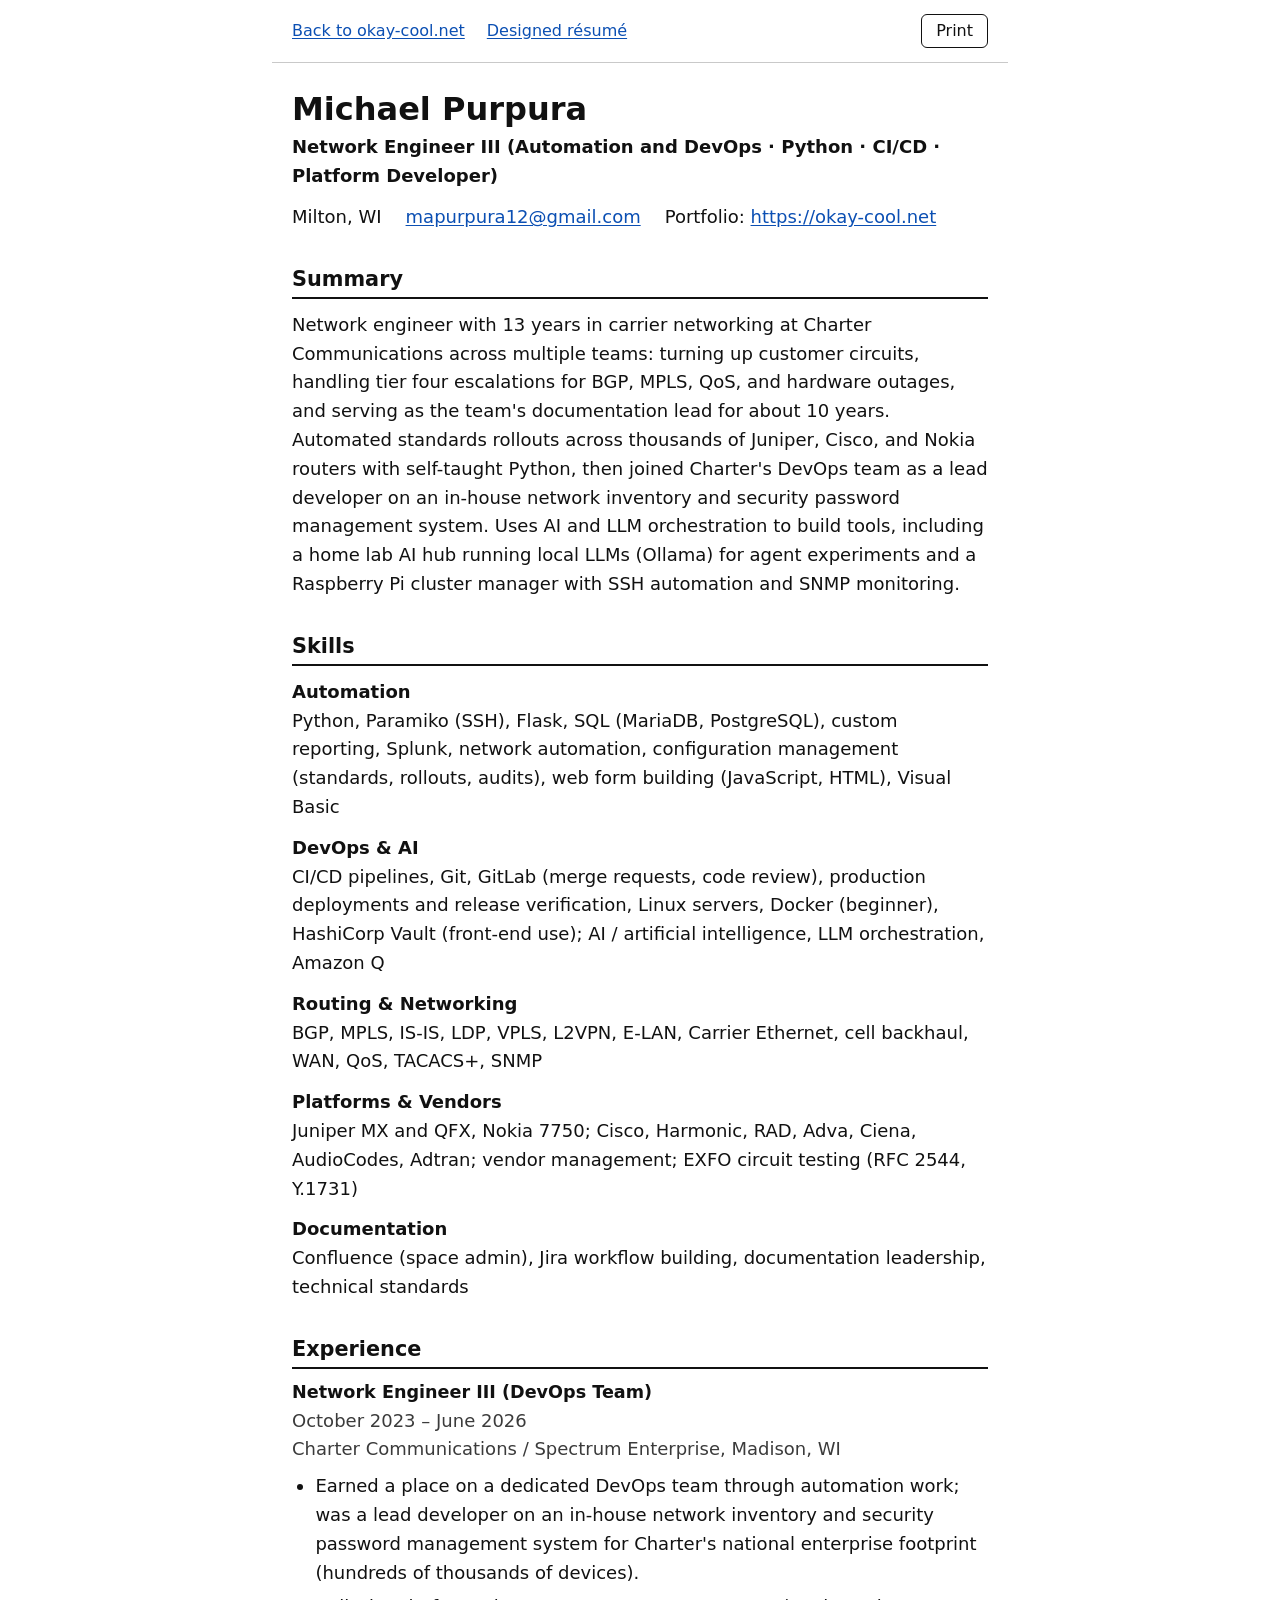
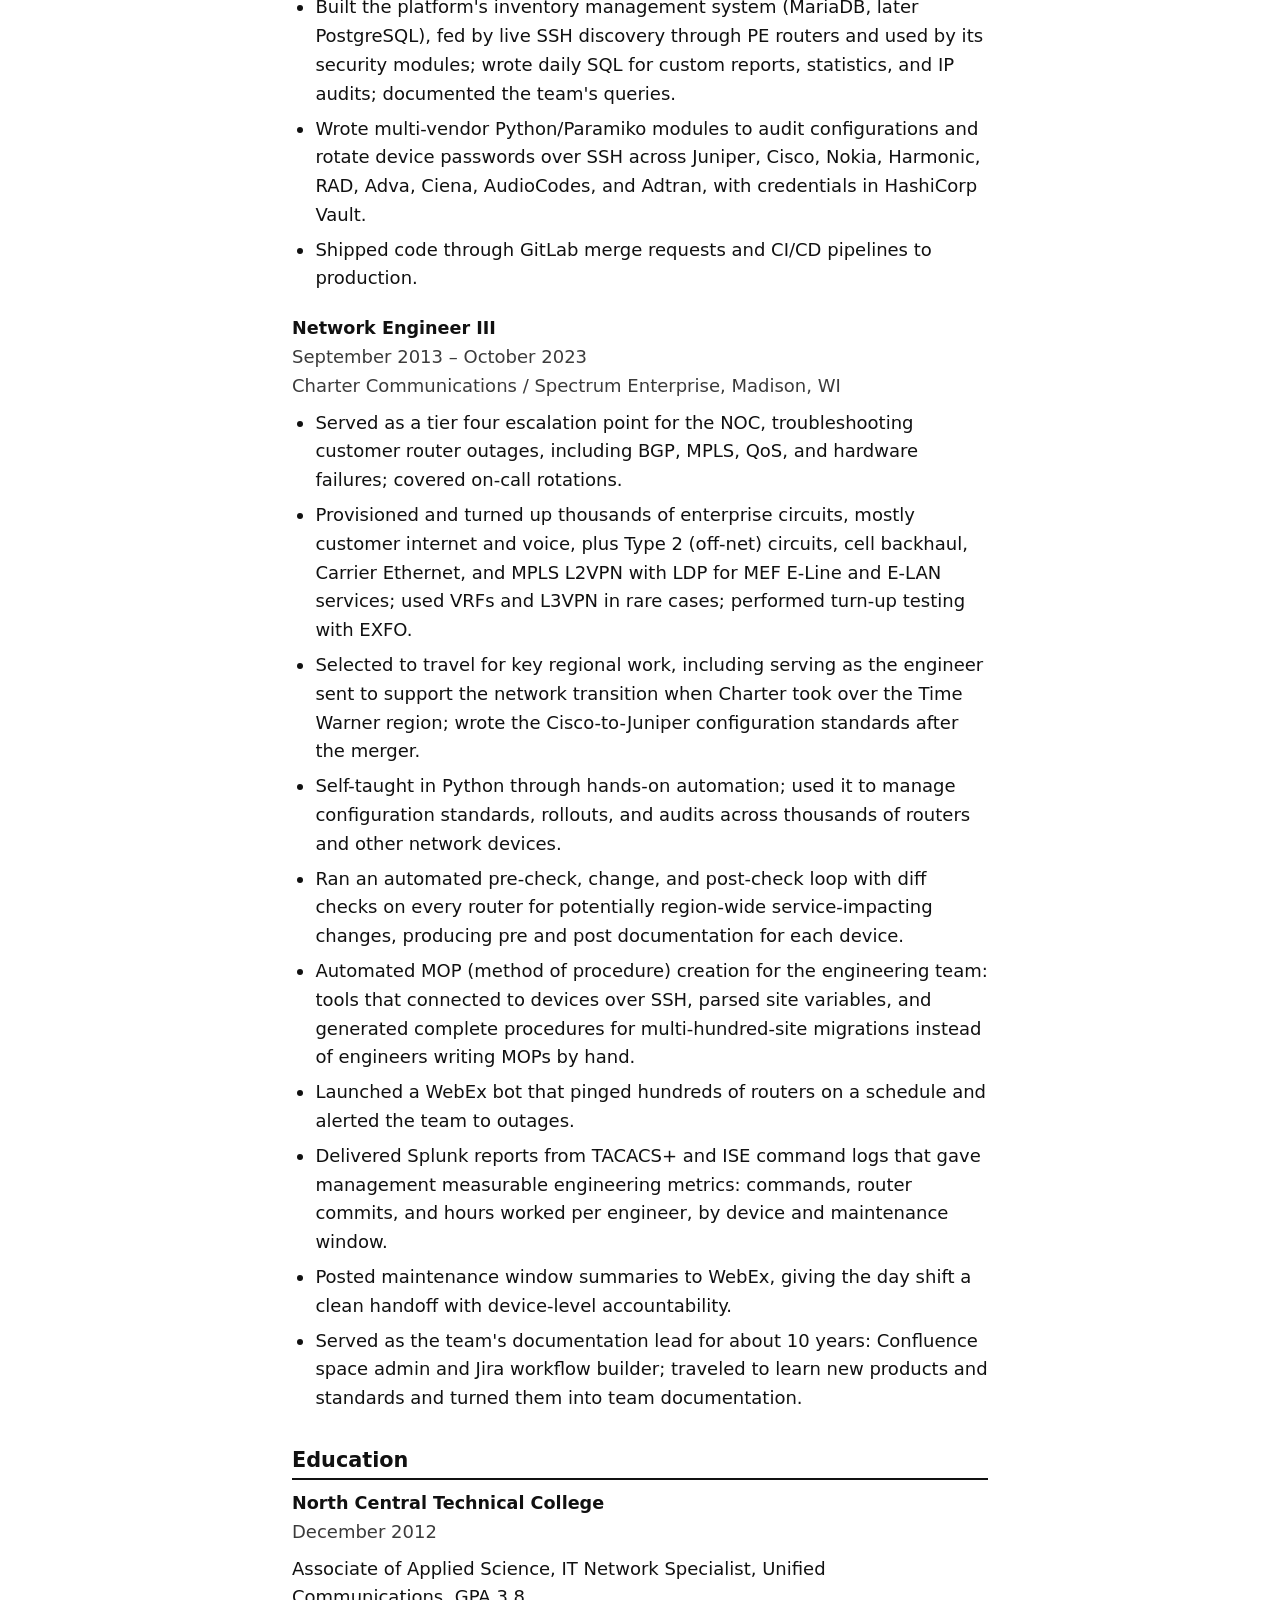
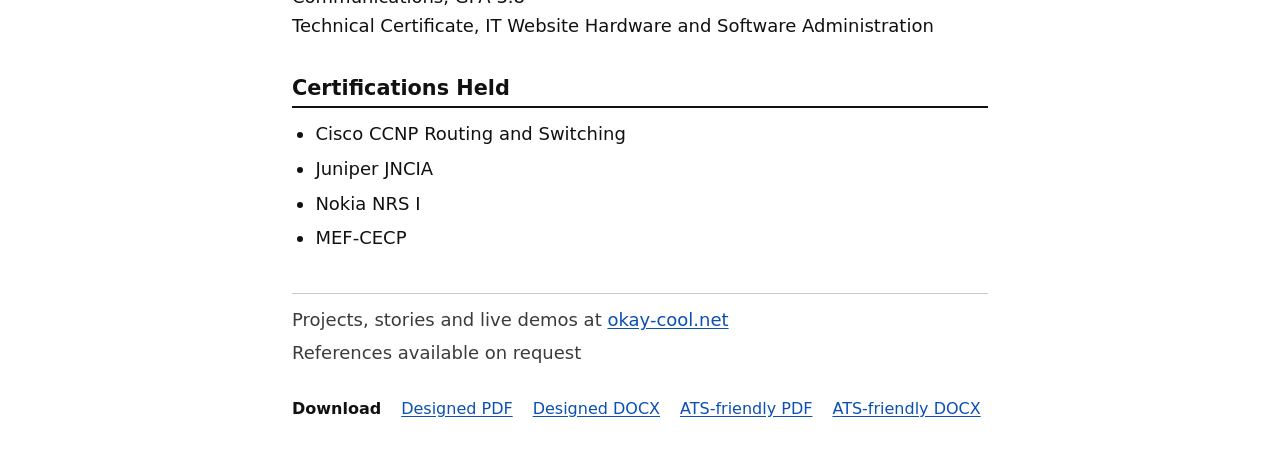
<file: resume/plain/index.html>
<!doctype html>
<html lang="en">
<head>
<meta charset="utf-8">
<meta name="viewport" content="width=device-width, initial-scale=1">
<title>Mike Purpura · Résumé · ATS-friendly</title>
<meta name="description" content="Résumé of Michael Purpura: Network Engineer III with 13 years in carrier networking at Charter Communications, automation and DevOps, Python, CI/CD. Milton, Wisconsin.">
<meta name="color-scheme" content="light dark">
<link rel="canonical" href="https://okay-cool.net/resume/">
<link rel="icon" href="/favicon.svg" type="image/svg+xml">
<!-- The ATS-friendly version of the résumé, word for word from ../index.html (where the words live).
     Built by tools/resume_build.py: edit ../index.html, then rerun it. Don't edit this file by hand. -->
<style>
:root { color-scheme: light dark; --bg: #fff; --ink: #111; --dim: #3b3b3b; --line: #c9c9c9; --link: #0b4fb3; }
@media (prefers-color-scheme: dark) { :root { --bg: #121212; --ink: #f2f2f2; --dim: #d0d0d0; --line: #4d4d4d; --link: #9cc3ff; } }
* { box-sizing: border-box; }
html { -webkit-text-size-adjust: 100%; }
body { margin: 0; background: var(--bg); color: var(--ink); font: 18px/1.6 system-ui, -apple-system, "Segoe UI", Roboto, Helvetica, Arial, sans-serif; }
nav, main { max-width: 46rem; margin: 0 auto; padding-inline: 20px; }
nav { display: flex; flex-wrap: wrap; align-items: center; gap: 8px 22px; font-size: 16px; }
.top { padding-block: 14px; border-bottom: 1px solid var(--line); }
.top button { margin-left: auto; font: inherit; color: var(--ink); background: var(--bg); border: 1px solid currentColor; border-radius: 6px; padding: 3px 14px; cursor: pointer; }
@media (max-width: 520px) { .top button { margin-left: 0; } }
.downloads { gap: 8px 20px; padding-bottom: 48px; }
.dl-k { font-weight: 700; }
a { color: var(--link); text-underline-offset: 2px; overflow-wrap: anywhere; }
:focus-visible { outline: 3px solid var(--link); outline-offset: 2px; }
main { padding-block: 28px 24px; }
h1 { font-size: 2rem; line-height: 1.15; margin: 0 0 6px; }
h2 { font-size: 1.3rem; line-height: 1.3; margin: 34px 0 12px; padding-bottom: 4px; border-bottom: 2px solid var(--ink); }
h3 { font-size: 1.1rem; line-height: 1.35; margin: 24px 0 2px; }
h2 + h3, h2 + .role > h3:first-child { margin-top: 0; }
p, ul, dl { margin: 0 0 12px; }
ul { padding-left: 1.3em; }
li { margin-bottom: 6px; }
.title { font-weight: 600; }
.contact { list-style: none; padding: 0; display: flex; flex-wrap: wrap; gap: 2px 24px; }
.contact li { margin: 0; }
.meta { margin: 0; color: var(--dim); }
.meta + ul, .meta + p:not(.meta) { margin-top: 8px; }
dt { font-weight: 700; }
dd { margin: 0 0 12px; }
footer { margin-top: 40px; padding-top: 12px; border-top: 1px solid var(--line); color: var(--dim); }
footer p { margin: 0 0 4px; }
@media print {
  @page { size: letter; margin: 0.5in 0.6in; }
  :root { --bg: #fff; --ink: #000; --dim: #000; --line: #888; --link: #000; }
  body { font-size: 10.5pt; line-height: 1.4; }
  .no-print { display: none !important; }
  main { max-width: none; padding: 0; }
  h1 { font-size: 20pt; }
  h2 { font-size: 12.5pt; margin: 14pt 0 6pt; break-after: avoid; }
  h3 { font-size: 11pt; margin: 10pt 0 1pt; break-after: avoid; }
  .meta { break-after: avoid; }
  li { margin-bottom: 3pt; break-inside: avoid; }
  a { text-decoration: none; }
}
</style>
</head>
<body>
<nav class="top no-print" aria-label="Résumé">
  <a href="/">Back to okay-cool.net</a>
  <a href="/resume/">Designed résumé</a>
  <button type="button" id="print-btn">Print</button>
</nav>
<main>
<header>
<h1>Michael Purpura</h1>
<p class="title">Network Engineer III (Automation and DevOps · Python · CI/CD · Platform Developer)</p>
<ul class="contact">
<li>Milton, WI</li>
<li><a id="em" href="#">email</a><noscript>mapurpura12 [at] gmail [dot] com</noscript></li>
<li>Portfolio: <a href="https://okay-cool.net">https://okay-cool.net</a></li>
</ul>
</header>
<section aria-labelledby="summary">
<h2 id="summary">Summary</h2>
<p>Network engineer with 13 years in carrier networking at Charter Communications across multiple teams: turning up customer circuits, handling tier four escalations for BGP, MPLS, QoS, and hardware outages, and serving as the team's documentation lead for about 10 years. Automated standards rollouts across thousands of Juniper, Cisco, and Nokia routers with self-taught Python, then joined Charter's DevOps team as a lead developer on an in-house network inventory and security password management system. Uses AI and LLM orchestration to build tools, including a home lab AI hub running local LLMs (Ollama) for agent experiments and a Raspberry Pi cluster manager with SSH automation and SNMP monitoring.</p>
</section>
<section aria-labelledby="skills">
<h2 id="skills">Skills</h2>
<dl>
<dt>Automation</dt>
<dd>Python, Paramiko (SSH), Flask, SQL (MariaDB, PostgreSQL), custom reporting, Splunk, network automation, configuration management (standards, rollouts, audits), web form building (JavaScript, HTML), Visual Basic</dd>
<dt>DevOps &amp; AI</dt>
<dd>CI/CD pipelines, Git, GitLab (merge requests, code review), production deployments and release verification, Linux servers, Docker (beginner), HashiCorp Vault (front-end use); AI / artificial intelligence, LLM orchestration, Amazon Q</dd>
<dt>Routing &amp; Networking</dt>
<dd>BGP, MPLS, IS-IS, LDP, VPLS, L2VPN, E-LAN, Carrier Ethernet, cell backhaul, WAN, QoS, TACACS+, SNMP</dd>
<dt>Platforms &amp; Vendors</dt>
<dd>Juniper MX and QFX, Nokia 7750; Cisco, Harmonic, RAD, Adva, Ciena, AudioCodes, Adtran; vendor management; EXFO circuit testing (RFC 2544, Y.1731)</dd>
<dt>Documentation</dt>
<dd>Confluence (space admin), Jira workflow building, documentation leadership, technical standards</dd>
</dl>
</section>
<section aria-labelledby="experience">
<h2 id="experience">Experience</h2>
<article class="role">
<h3>Network Engineer III (DevOps Team)</h3>
<p class="meta">October 2023 – June 2026</p>
<p class="meta">Charter Communications / Spectrum Enterprise, Madison, WI</p>
<ul>
<li>Earned a place on a dedicated DevOps team through automation work; was a lead developer on an in-house network inventory and security password management system for Charter's national enterprise footprint (hundreds of thousands of devices).</li>
<li>Built the platform's inventory management system (MariaDB, later PostgreSQL), fed by live SSH discovery through PE routers and used by its security modules; wrote daily SQL for custom reports, statistics, and IP audits; documented the team's queries.</li>
<li>Wrote multi-vendor Python/Paramiko modules to audit configurations and rotate device passwords over SSH across Juniper, Cisco, Nokia, Harmonic, RAD, Adva, Ciena, AudioCodes, and Adtran, with credentials in HashiCorp Vault.</li>
<li>Shipped code through GitLab merge requests and CI/CD pipelines to production.</li>
</ul>
</article>
<article class="role">
<h3>Network Engineer III</h3>
<p class="meta">September 2013 – October 2023</p>
<p class="meta">Charter Communications / Spectrum Enterprise, Madison, WI</p>
<ul>
<li>Served as a tier four escalation point for the NOC, troubleshooting customer router outages, including BGP, MPLS, QoS, and hardware failures; covered on-call rotations.</li>
<li>Provisioned and turned up thousands of enterprise circuits, mostly customer internet and voice, plus Type 2 (off-net) circuits, cell backhaul, Carrier Ethernet, and MPLS L2VPN with LDP for MEF E-Line and E-LAN services; used VRFs and L3VPN in rare cases; performed turn-up testing with EXFO.</li>
<li>Selected to travel for key regional work, including serving as the engineer sent to support the network transition when Charter took over the Time Warner region; wrote the Cisco-to-Juniper configuration standards after the merger.</li>
<li>Self-taught in Python through hands-on automation; used it to manage configuration standards, rollouts, and audits across thousands of routers and other network devices.</li>
<li>Ran an automated pre-check, change, and post-check loop with diff checks on every router for potentially region-wide service-impacting changes, producing pre and post documentation for each device.</li>
<li>Automated MOP (method of procedure) creation for the engineering team: tools that connected to devices over SSH, parsed site variables, and generated complete procedures for multi-hundred-site migrations instead of engineers writing MOPs by hand.</li>
<li>Launched a WebEx bot that pinged hundreds of routers on a schedule and alerted the team to outages.</li>
<li>Delivered Splunk reports from TACACS+ and ISE command logs that gave management measurable engineering metrics: commands, router commits, and hours worked per engineer, by device and maintenance window.</li>
<li>Posted maintenance window summaries to WebEx, giving the day shift a clean handoff with device-level accountability.</li>
<li>Served as the team's documentation lead for about 10 years: Confluence space admin and Jira workflow builder; traveled to learn new products and standards and turned them into team documentation.</li>
</ul>
</article>
</section>
<section aria-labelledby="education">
<h2 id="education">Education</h2>
<h3>North Central Technical College</h3>
<p class="meta">December 2012</p>
<p>Associate of Applied Science, IT Network Specialist, Unified Communications, GPA 3.8<br>Technical Certificate, IT Website Hardware and Software Administration</p>
</section>
<section aria-labelledby="certifications-held">
<h2 id="certifications-held">Certifications Held</h2>
<ul>
<li>Cisco CCNP Routing and Switching</li>
<li>Juniper JNCIA</li>
<li>Nokia NRS I</li>
<li>MEF-CECP</li>
</ul>
</section>
<footer class="no-print">
<p>Projects, stories and live demos at <a href="/">okay-cool.net</a></p>
<p>References available on request</p>
</footer>
</main>
<nav class="downloads no-print" aria-label="Download the résumé">
  <span class="dl-k">Download</span>
  <a href="/resume/Mike_Purpura_Resume.pdf" download>Designed PDF</a>
  <a href="/resume/Mike_Purpura_Resume.docx" download>Designed DOCX</a>
  <a href="/resume/Mike_Purpura_Resume_Plain.pdf" download>ATS-friendly PDF</a>
  <a href="/resume/Mike_Purpura_Resume_Plain.docx" download>ATS-friendly DOCX</a>
</nav>
<script src="/assets/js/resume.js" defer></script>
<script src="/assets/js/track.js" defer></script>
</body>
</html>
</file>
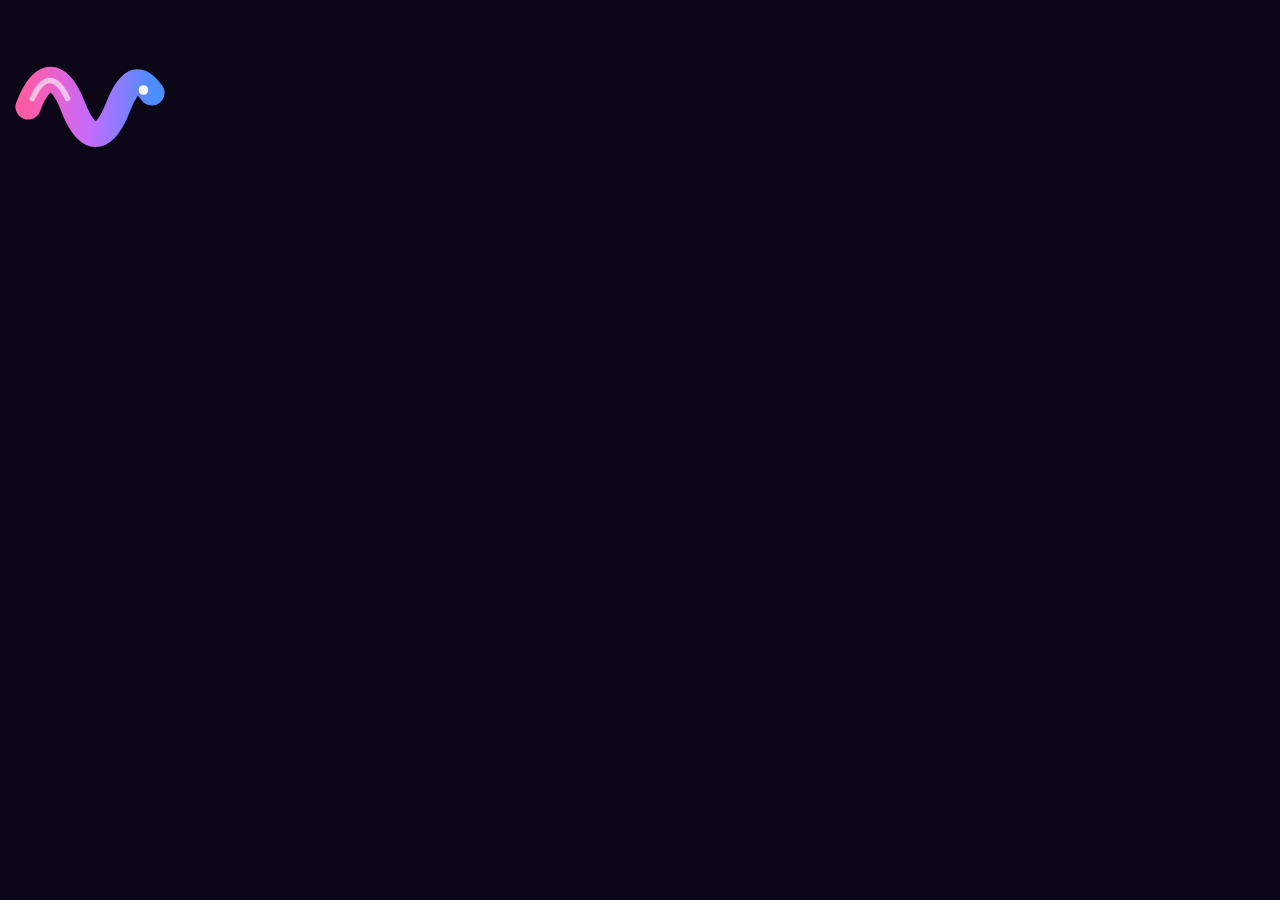
<file: tools/icon.html>
<!doctype html><html><head><style>html,body{margin:0;width:180px;height:180px;overflow:hidden;background:#0b0716}img{width:180px;height:180px;display:block}</style></head>
<body><img src="../favicon.svg"></body></html>
</file>
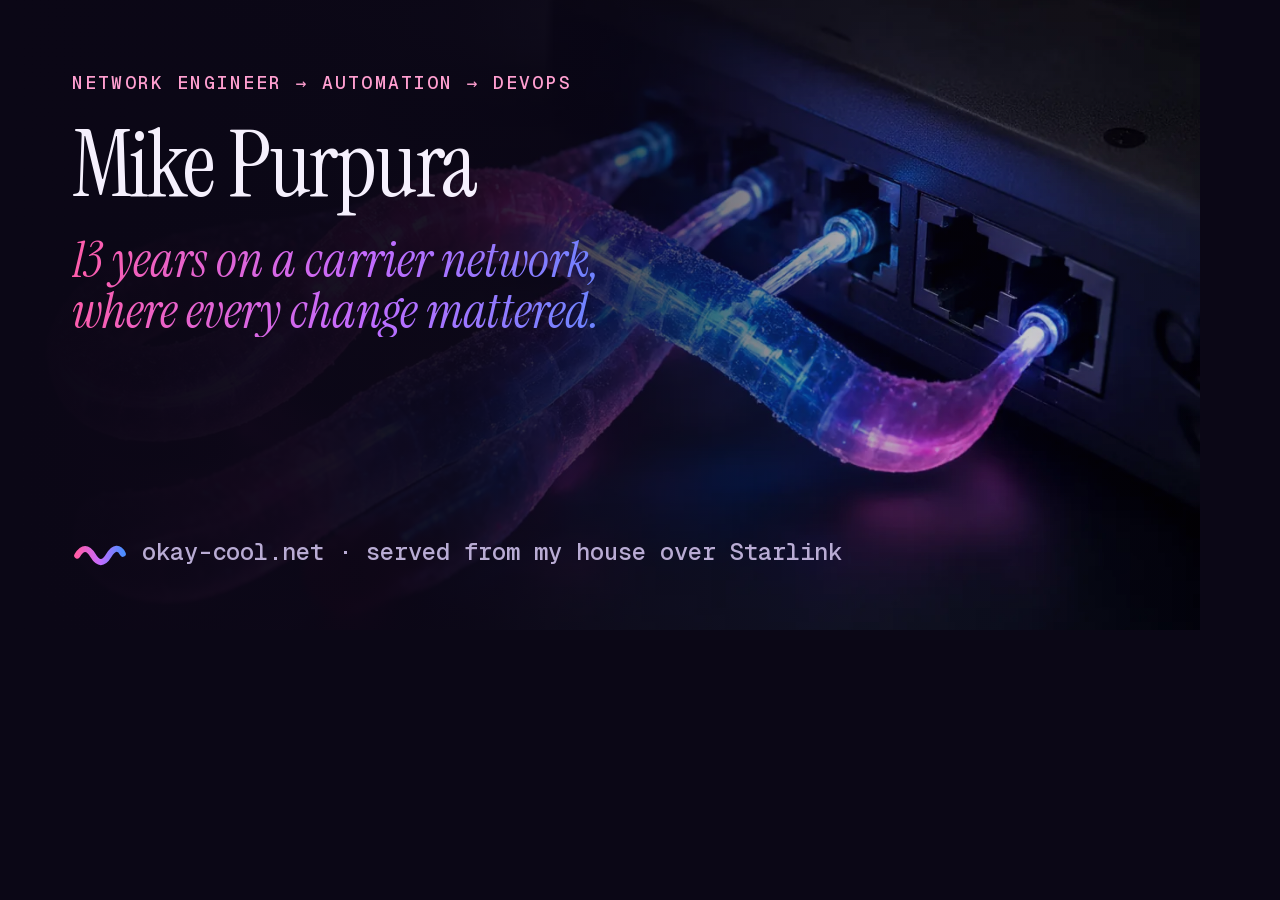
<file: tools/og.html>
<!doctype html>
<html><head><meta charset="utf-8">
<link rel="stylesheet" href="/assets/css/fonts.css">
<style>
  html, body { margin: 0; width: 1200px; height: 630px; overflow: hidden; background: #0b0716; }
  .card { position: relative; width: 1200px; height: 630px; color: #f5f0fd; font-family: Geist, sans-serif; }
  .art { position: absolute; inset: 0; background: url(../assets/img/art/gummy_fiber.webp) 70% 50% / cover; opacity: .9; }
  .shade { position: absolute; inset: 0; background: linear-gradient(90deg, #0b0716 0%, rgba(11,7,22,.92) 38%, rgba(11,7,22,.2) 75%, rgba(11,7,22,.05)); }
  .txt { position: absolute; left: 72px; top: 74px; right: 520px; }
  .k { font: 500 18px/1 "Geist Mono", monospace; letter-spacing: .12em; text-transform: uppercase; color: #ff9fd0; margin: 0 0 30px; white-space: nowrap; }
  h1 { font: 400 92px/0.95 "Instrument Serif", serif; letter-spacing: -.02em; margin: 0 0 26px; }
  h2 { font: italic 400 50px/1.02 "Instrument Serif", serif; margin: 0; background: linear-gradient(100deg,#ff5ca8,#c46bff 48%,#4c8dff); -webkit-background-clip: text; color: transparent; padding-right: .1em; }
  .url { position: absolute; left: 72px; bottom: 64px; font: 500 24px/1 "Geist Mono", monospace; color: #b9acd4; display: flex; align-items: center; gap: 14px; }
  .url svg { width: 56px; height: 28px; }
</style></head>
<body><div class="card">
  <div class="art"></div><div class="shade"></div>
  <div class="txt">
    <p class="k">Network engineer → automation → DevOps</p>
    <h1>Mike Purpura</h1>
    <h2>13 years on a carrier network,<br>where every change mattered.</h2>
  </div>
  <div class="url"><svg viewBox="0 0 64 32"><defs><linearGradient id="g" x1="0" x2="1"><stop offset="0" stop-color="#ff5ca8"/><stop offset=".5" stop-color="#c46bff"/><stop offset="1" stop-color="#4c8dff"/></linearGradient></defs><path d="M6 20c6-10 12-10 18 0s12 10 18 0 12-10 16-2" fill="none" stroke="url(#g)" stroke-width="7" stroke-linecap="round"/></svg> okay-cool.net · served from my house over Starlink</div>
</div></body></html>
</file>
<file: assets/css/site.css>
/* Self-hosted: Geist + Geist Mono (OFL, Vercel) and Instrument Serif (OFL). No third-party font requests. */
/* The serif waits for its own face (block) instead of swapping in after a fallback: it sets the hero
   title and every heading, and a swap there reads as the page flashing. It's preloaded, so the wait is short. */
@font-face { font-family: 'Geist'; font-style: normal; font-weight: 300 800; font-display: swap; src: url('../fonts/geist-normal-latin-ext.woff2') format('woff2'); unicode-range: U+0100-02BA, U+02BD-02C5, U+02C7-02CC, U+02CE-02D7, U+02DD-02FF, U+0304, U+0308, U+0329, U+1D00-1DBF, U+1E00-1E9F, U+1EF2-1EFF, U+2020, U+20A0-20AB, U+20AD-20C4, U+2113, U+2C60-2C7F, U+A720-A7FF; }
@font-face { font-family: 'Geist'; font-style: normal; font-weight: 300 800; font-display: swap; src: url('../fonts/geist-normal-latin.woff2') format('woff2'); unicode-range: U+0000-00FF, U+0131, U+0152-0153, U+02BB-02BC, U+02C6, U+02DA, U+02DC, U+0304, U+0308, U+0329, U+2000-206F, U+20AC, U+2122, U+2191, U+2193, U+2212, U+2215, U+FEFF, U+FFFD; }
@font-face { font-family: 'Geist Mono'; font-style: normal; font-weight: 400 600; font-display: swap; src: url('../fonts/geist-mono-normal-latin-ext.woff2') format('woff2'); unicode-range: U+0100-02BA, U+02BD-02C5, U+02C7-02CC, U+02CE-02D7, U+02DD-02FF, U+0304, U+0308, U+0329, U+1D00-1DBF, U+1E00-1E9F, U+1EF2-1EFF, U+2020, U+20A0-20AB, U+20AD-20C4, U+2113, U+2C60-2C7F, U+A720-A7FF; }
@font-face { font-family: 'Geist Mono'; font-style: normal; font-weight: 400 600; font-display: swap; src: url('../fonts/geist-mono-normal-latin.woff2') format('woff2'); unicode-range: U+0000-00FF, U+0131, U+0152-0153, U+02BB-02BC, U+02C6, U+02DA, U+02DC, U+0304, U+0308, U+0329, U+2000-206F, U+20AC, U+2122, U+2191, U+2193, U+2212, U+2215, U+FEFF, U+FFFD; }
@font-face { font-family: 'Instrument Serif'; font-style: italic; font-weight: 400; font-display: block; src: url('../fonts/instrument-serif-italic-latin-ext.woff2') format('woff2'); unicode-range: U+0100-02BA, U+02BD-02C5, U+02C7-02CC, U+02CE-02D7, U+02DD-02FF, U+0304, U+0308, U+0329, U+1D00-1DBF, U+1E00-1E9F, U+1EF2-1EFF, U+2020, U+20A0-20AB, U+20AD-20C4, U+2113, U+2C60-2C7F, U+A720-A7FF; }
@font-face { font-family: 'Instrument Serif'; font-style: italic; font-weight: 400; font-display: block; src: url('../fonts/instrument-serif-italic-latin.woff2') format('woff2'); unicode-range: U+0000-00FF, U+0131, U+0152-0153, U+02BB-02BC, U+02C6, U+02DA, U+02DC, U+0304, U+0308, U+0329, U+2000-206F, U+20AC, U+2122, U+2191, U+2193, U+2212, U+2215, U+FEFF, U+FFFD; }
@font-face { font-family: 'Instrument Serif'; font-style: normal; font-weight: 400; font-display: block; src: url('../fonts/instrument-serif-normal-latin-ext.woff2') format('woff2'); unicode-range: U+0100-02BA, U+02BD-02C5, U+02C7-02CC, U+02CE-02D7, U+02DD-02FF, U+0304, U+0308, U+0329, U+1D00-1DBF, U+1E00-1E9F, U+1EF2-1EFF, U+2020, U+20A0-20AB, U+20AD-20C4, U+2113, U+2C60-2C7F, U+A720-A7FF; }
@font-face { font-family: 'Instrument Serif'; font-style: normal; font-weight: 400; font-display: block; src: url('../fonts/instrument-serif-normal-latin.woff2') format('woff2'); unicode-range: U+0000-00FF, U+0131, U+0152-0153, U+02BB-02BC, U+02C6, U+02DA, U+02DC, U+0304, U+0308, U+0329, U+2000-206F, U+20AC, U+2122, U+2191, U+2193, U+2212, U+2215, U+FEFF, U+FFFD; }

/* okay-cool.net: Mike Purpura
   Palette: sour gummy worm. Hot pink → violet → electric blue on midnight candy. */

:root {
  --bg: #0b0716;
  --bg-2: #120b22;
  --bg-3: #1a1130;
  --glass: rgba(28, 18, 52, 0.55);
  --glass-2: rgba(40, 26, 74, 0.5);
  --line: rgba(205, 180, 255, 0.13);
  --line-2: rgba(205, 180, 255, 0.24);
  --ink: #f5f0fd;
  --ink-dim: #b9acd4;
  --ink-faint: #8677a6;
  --pink: #ff5ca8;
  --pink-2: #ff9fd0;
  --violet: #b36bff;
  --blue: #4c8dff;
  --blue-2: #8fd3ff;
  --gummy: linear-gradient(100deg, #ff5ca8 0%, #c46bff 48%, #4c8dff 100%);
  --gummy-soft: linear-gradient(100deg, rgba(255,92,168,.18), rgba(76,141,255,.18));
  --cream: #fbf3e8;
  --cream-ink: #2a1838;
  --radius: 22px;
  --radius-sm: 14px;
  --font-display: "Instrument Serif", "Iowan Old Style", Georgia, serif;
  --font-sans: "Geist", ui-sans-serif, system-ui, -apple-system, "Segoe UI", sans-serif;
  --font-mono: "Geist Mono", ui-monospace, "SF Mono", Menlo, monospace;
  --gutter: clamp(18px, 5vw, 72px);
  --nav-h: 64px;
  --ease: cubic-bezier(.2, .8, .2, 1);
  color-scheme: dark;
}

*, *::before, *::after { box-sizing: border-box; }
html { -webkit-text-size-adjust: 100%; scroll-padding-top: calc(var(--nav-h) + 12px); }
/* smooth only once the visitor has clicked or pressed a key (site.js): on from the start, it also animated
   the browser restoring your place on a reload, so the page loaded at the top and flew down to it */
@media (prefers-reduced-motion: no-preference) { html.smooth-scroll { scroll-behavior: smooth; } }
body {
  margin: 0;
  background: var(--bg);
  color: var(--ink);
  font-family: var(--font-sans);
  font-size: 17px;
  line-height: 1.6;
  font-feature-settings: "ss01", "cv11";
  -webkit-font-smoothing: antialiased;
  -moz-osx-font-smoothing: grayscale;
  overflow-x: hidden;
}
/* sugar: a faint grain over everything. Plain alpha on purpose: a mix-blend-mode here forces
   the browser to re-blend the whole viewport on every scroll frame. */
body::after {
  content: ""; position: fixed; inset: 0; pointer-events: none; z-index: 100;
  opacity: .03;
  background-image: url("data:image/svg+xml;utf8,<svg xmlns='http://www.w3.org/2000/svg' width='160' height='160'><filter id='n'><feTurbulence type='fractalNoise' baseFrequency='.9' numOctaves='2' stitchTiles='stitch'/></filter><rect width='100%' height='100%' filter='url(%23n)'/></svg>");
}
img { max-width: 100%; display: block; }
a { color: inherit; }
::selection { background: var(--pink); color: #fff; }
:focus-visible { outline: 2px solid var(--blue-2); outline-offset: 3px; border-radius: 6px; }
.skip { position: absolute; left: -999px; top: 8px; z-index: 200; background: var(--ink); color: var(--bg); padding: 8px 14px; border-radius: 8px; }
.skip:focus { left: 12px; }
.mono { font-family: var(--font-mono); }

.wrap { width: 100%; max-width: 1240px; margin: 0 auto; padding-inline: var(--gutter); }
@media (min-width: 1100px) { .wrap { padding-left: calc(var(--gutter) + 26px); } }

.eyebrow {
  font-family: var(--font-mono); font-size: 12.5px; letter-spacing: .14em; text-transform: uppercase;
  color: var(--pink-2); margin: 0 0 18px;
}
.display {
  font-family: var(--font-display); font-weight: 400;
  font-size: clamp(2.5rem, 6vw, 5.4rem); line-height: .98; letter-spacing: -.015em;
  margin: 0 0 22px; text-wrap: balance;
}
.display em, .gummy-text {
  font-style: italic;
  background: var(--gummy); -webkit-background-clip: text; background-clip: text; color: transparent;
  padding-right: .06em; /* italic overhang */
}
.section-head { margin-bottom: clamp(40px, 7vw, 88px); max-width: 900px; }
.section-lede { color: var(--ink-dim); font-size: clamp(1.05rem, 1.5vw, 1.25rem); max-width: 60ch; margin: 0; }

/* ---------------------------------------------------------------- reveal
   Only what's below the screen when the page loads slides in. site.js marks everything already
   on screen (or above it) .in before it turns this on, so a load or a reload never blanks the
   page and fades it back in. */
html.reveal-on .reveal { opacity: 0; transform: translateY(26px); transition: opacity .9s var(--ease), transform .9s var(--ease); transition-delay: var(--d, 0s); }
html.reveal-on .reveal.in { opacity: 1; transform: none; }

/* ---------------------------------------------------------------- buttons */
.btn {
  --h: 50px;
  display: inline-flex; align-items: center; justify-content: center; gap: 10px;
  min-height: var(--h); padding: 0 22px; border-radius: 999px;
  font: 600 15px/1 var(--font-sans); letter-spacing: .005em; text-decoration: none; cursor: pointer;
  border: 1px solid transparent; color: var(--ink); background: none;
  transition: transform .25s var(--ease), box-shadow .25s var(--ease), background-color .25s, border-color .25s;
  -webkit-tap-highlight-color: transparent;
}
.btn svg { width: 18px; height: 18px; flex: none; }
.btn:active { transform: translateY(1px) scale(.98); }
.btn-gummy {
  color: #fff; background: var(--gummy); border-color: rgba(255,255,255,.18);
  box-shadow: 0 10px 30px -10px rgba(255, 92, 168, .65), 0 6px 22px -12px rgba(76, 141, 255, .8), inset 0 1px 0 rgba(255,255,255,.45), inset 0 -8px 16px -10px rgba(40,0,60,.45);
  text-shadow: 0 1px 1px rgba(60, 0, 60, .35);
}
.btn-gummy:hover { transform: translateY(-2px); box-shadow: 0 16px 36px -10px rgba(255, 92, 168, .75), 0 10px 26px -12px rgba(76, 141, 255, .9), inset 0 1px 0 rgba(255,255,255,.5), inset 0 -8px 16px -10px rgba(40,0,60,.45); }
.btn-ghost { background: rgba(255,255,255,.06); border-color: var(--line-2); box-shadow: inset 0 1px 0 rgba(255,255,255,.08), 0 6px 18px -12px rgba(0,0,0,.8); }
.btn-ghost:hover { background: rgba(255,255,255,.1); border-color: rgba(205,180,255,.4); transform: translateY(-2px); }
.btn-small { --h: 40px; padding: 0 16px; font-size: 14px; }
.btn-big { --h: 58px; padding: 0 28px; font-size: 16px; }

/* ---------------------------------------------------------------- nav */
.nav {
  position: fixed; inset: 0 0 auto 0; z-index: 50; height: var(--nav-h);
  display: flex; align-items: center; justify-content: space-between; gap: 16px;
  padding: 0 clamp(14px, 3vw, 28px);
  transition: background-color .35s, border-color .35s, backdrop-filter .35s;
  border-bottom: 1px solid transparent;
}
@media (hover: none) { .nav.scrolled { background: rgba(11, 7, 22, .95) !important; backdrop-filter: none !important; -webkit-backdrop-filter: none !important; } }
.nav.scrolled { background: rgba(11, 7, 22, .72); backdrop-filter: blur(16px) saturate(1.4); -webkit-backdrop-filter: blur(16px) saturate(1.4); border-bottom-color: var(--line); }
.brand { display: inline-flex; align-items: center; gap: 10px; text-decoration: none; font-weight: 650; letter-spacing: -.01em; }
.brand-worm { width: 40px; height: 20px; }
.nav-links { display: flex; gap: clamp(14px, 2vw, 28px); }
.nav-links a { text-decoration: none; color: var(--ink-dim); font-size: 14.5px; position: relative; padding: 6px 0; transition: color .2s; }
.nav-links a:hover, .nav-links a.active { color: var(--ink); }
.nav-links a.active::after { content: ""; position: absolute; left: 0; right: 0; bottom: 0; height: 2px; border-radius: 2px; background: var(--gummy); }
.nav-actions { display: flex; align-items: center; gap: 8px; }
.pill-btn {
  display: inline-flex; align-items: center; gap: 8px; height: 38px; padding: 0 14px; border-radius: 999px;
  font: 600 13.5px/1 var(--font-sans); color: var(--ink); text-decoration: none; cursor: pointer;
  background: rgba(255,255,255,.06); border: 1px solid var(--line-2);
  box-shadow: inset 0 1px 0 rgba(255,255,255,.08);
  transition: background-color .2s, border-color .2s, transform .2s;
}
.pill-btn:hover { background: rgba(255,255,255,.11); }
.pill-solid { background: var(--gummy); border-color: rgba(255,255,255,.2); color: #fff; box-shadow: inset 0 1px 0 rgba(255,255,255,.4), 0 6px 18px -8px rgba(255,92,168,.6); }
.pill-solid:hover { background: var(--gummy); transform: translateY(-1px); }
.eq { display: inline-flex; align-items: flex-end; gap: 2px; height: 14px; }
.eq i { width: 3px; height: 14px; border-radius: 2px; background: var(--ink-dim); transition: background-color .2s; transform-origin: bottom; transform: scaleY(.43); }
.eq i:nth-child(2) { transform: scaleY(.79); } .eq i:nth-child(3) { transform: scaleY(.57); } .eq i:nth-child(4) { transform: scaleY(.93); }
.sound-btn[aria-pressed="true"] { border-color: rgba(255, 92, 168, .55); background: rgba(255, 92, 168, .14); }
.sound-btn[aria-pressed="true"] .eq i { background: var(--pink-2); animation: eq 1s ease-in-out infinite; }
.sound-btn[aria-pressed="true"] .eq i:nth-child(2) { animation-delay: -.3s; }
.sound-btn[aria-pressed="true"] .eq i:nth-child(3) { animation-delay: -.55s; }
.sound-btn[aria-pressed="true"] .eq i:nth-child(4) { animation-delay: -.8s; }
@keyframes eq { 0%, 100% { transform: scaleY(.29); } 50% { transform: scaleY(1); } }
.tour-btn svg { width: 13px; height: 13px; flex: none; }
.tour-btn .i-stop { display: none; }
.tour-btn[aria-pressed="true"] { border-color: rgba(76, 141, 255, .6); background: rgba(76, 141, 255, .16); }
.tour-btn[aria-pressed="true"] .i-play { display: none; }
.tour-btn[aria-pressed="true"] .i-stop { display: block; }
.menu-btn { display: none; width: 42px; height: 38px; border-radius: 12px; border: 1px solid var(--line-2); background: rgba(255,255,255,.06); cursor: pointer; padding: 0; position: relative; }
.menu-btn span { position: absolute; left: 12px; right: 12px; height: 2px; border-radius: 2px; background: var(--ink); transition: transform .3s var(--ease), top .3s var(--ease); }
.menu-btn span:first-child { top: 14px; } .menu-btn span:last-child { top: 22px; }
.menu-btn[aria-expanded="true"] span:first-child { top: 18px; transform: rotate(45deg); }
.menu-btn[aria-expanded="true"] span:last-child { top: 18px; transform: rotate(-45deg); }
.mobile-menu {
  position: fixed; inset: var(--nav-h) 0 auto 0; z-index: 49; padding: 18px var(--gutter) 28px;
  background: rgba(11,7,22,.96); backdrop-filter: blur(16px); -webkit-backdrop-filter: blur(16px);
  border-bottom: 1px solid var(--line); display: grid; gap: 4px;
}
.mobile-menu[hidden] { display: none; }
.mobile-menu a { font-family: var(--font-display); font-size: 2rem; text-decoration: none; padding: 4px 0; }
@media (max-width: 1099px) {
  .nav-links { display: none; }
  .menu-btn { display: inline-block; }
  .brand-name { display: none; }
}
@media (max-width: 480px) { .sound-label, .tour-label { display: none; } .sound-btn, .tour-btn { padding: 0 12px; } .nav-actions { gap: 6px; } }

/* ---------------------------------------------------------------- route: scroll progress as a packet routed to me (route.js) */
.route { position: fixed; left: 10px; top: calc(var(--nav-h) + 18px); bottom: 22px; width: 56px; z-index: 40; pointer-events: none; }
.route-body { position: absolute; inset: 0; }
.route-canvas { position: absolute; inset: 0; width: 100%; height: 100%; display: block; }
/* the sidebar's text parts only exist in the full sidebar (sidebar.css) */
.route-live, .route-head, .route-hops, .route-story, .route-foot { display: none; }
.route-live[hidden], .route-map-live[hidden] { display: none !important; }
@media (hover: hover) and (pointer: fine) { .route-canvas { pointer-events: auto; cursor: pointer; } }
.route-note { position: absolute; left: calc(100% + 10px); top: 0; width: max-content; max-width: 300px; display: grid; gap: 3px; padding: 8px 11px 9px; border-radius: 12px; background: rgba(11, 7, 22, .86); border: 1px solid var(--line); backdrop-filter: blur(8px); -webkit-backdrop-filter: blur(8px); font: 400 10.5px/1.35 var(--font-mono); color: var(--ink-faint); opacity: 0; transition: opacity .4s var(--ease); will-change: transform; }
.route.is-noting .route-note, .route.is-roomy .route-note { opacity: 1; }
.route.is-open .route-note { opacity: 0; }
.route-pdu { justify-self: start; font-weight: 600; font-size: 9px; letter-spacing: .1em; padding: 2px 7px; border-radius: 999px; color: #fff; background: linear-gradient(100deg, rgba(76, 141, 255, .6), rgba(196, 107, 255, .6)); }
.route-note.is-frame .route-pdu { background: rgba(255, 92, 168, .65); }
.route-msg { color: var(--ink); font-size: 11px; }
.route-map { position: absolute; left: calc(100% + 10px); top: 0; width: 390px; max-height: 100%; overflow: auto; overscroll-behavior: contain; padding: 14px 12px 12px; border-radius: 16px; background: rgba(11, 7, 22, .95); border: 1px solid var(--line-2); box-shadow: 0 24px 60px rgba(0, 0, 0, .5); backdrop-filter: blur(12px); -webkit-backdrop-filter: blur(12px); opacity: 0; visibility: hidden; transform: translateX(-6px); transition: opacity .25s var(--ease), transform .25s var(--ease), visibility 0s linear .25s; }
.route.is-open .route-map { opacity: 1; visibility: visible; transform: none; pointer-events: auto; transition: opacity .25s var(--ease), transform .25s var(--ease); }
.route-map-head { margin: 0 4px 8px; font: 500 10px/1.3 var(--font-mono); letter-spacing: .1em; text-transform: uppercase; color: var(--ink-faint); }
.route-map ol { list-style: none; margin: 0; padding: 0; }
.route-map li { display: grid; grid-template-columns: 2.4ch minmax(0, 1fr) auto; column-gap: 10px; padding: 6px 8px; border-radius: 9px; cursor: pointer; font: 400 11px/1.35 var(--font-mono); }
.route-map li:hover { background: rgba(205, 180, 255, .07); }
.route-map li.is-here { background: var(--gummy-soft); box-shadow: inset 2px 0 0 var(--pink); }
.rm-k { color: var(--ink-faint); }
.rm-node { color: var(--ink); white-space: nowrap; overflow: hidden; text-overflow: ellipsis; }
.rm-node i { font-style: normal; color: var(--violet); margin-left: 3px; font-size: 10px; }
.rm-ch { color: var(--ink-dim); text-align: right; font: 400 11.5px/1.35 var(--font-sans); }
.rm-msg { grid-column: 2 / -1; color: var(--ink-faint); font-size: 10px; margin-top: 1px; }
.route-map-foot { margin: 10px 4px 0; padding-top: 10px; border-top: 1px solid var(--line); font: 400 11.5px/1.5 var(--font-sans); color: var(--ink-faint); }
.route-map-foot a { color: var(--blue-2); }
.route-map-live { display: flex; align-items: center; gap: 8px; margin: 0 4px 10px; padding: 8px 10px; border-radius: 10px; background: rgba(255, 255, 255, .04); border: 1px solid var(--line-2); font: 500 11px/1.35 var(--font-mono); color: var(--ink-dim); }
.rm-ico { margin-right: 6px; }
.rm-node .rm-sim { font-style: normal; font: 600 8.5px/1 var(--font-mono); letter-spacing: .08em; text-transform: uppercase; color: var(--ink-faint); border: 1px solid var(--line-2); border-radius: 4px; padding: 2px 4px; margin-left: 6px; vertical-align: 1px; }
.rm-story { grid-column: 2 / -1; display: none; margin-top: 4px; font: 400 12px/1.45 var(--font-sans); color: var(--ink); }
.route-map li.is-here .rm-story { display: block; }

/* ---------------------------------------------------------------- route as a sidebar: lives in sidebar.css */
/* The full sidebar is opt-in: every rule for it lives in sidebar.css, which index.html links with
   media="not all". The toggle (route.js) switches that media to 1100px and up and remembers it. */
.route-toggle { display: none; }
@media (min-width: 1100px) {
  /* collapsed: the rail starts below a clear "traceroute · expand" tab */
  .route-body { top: 86px; }
  .route-toggle { position: absolute; z-index: 2; left: 0; top: 0; width: 100%; height: 76px; display: grid; justify-items: center; align-content: center; gap: 5px; padding: 0; border-radius: 14px; border: 1px solid rgba(255, 92, 168, .45); background: linear-gradient(180deg, rgba(255, 92, 168, .16), rgba(76, 141, 255, .12)), rgba(16, 10, 32, .92); color: var(--ink); cursor: pointer; pointer-events: auto; box-shadow: 0 10px 24px -14px rgba(255, 92, 168, .7), inset 0 1px 0 rgba(255, 255, 255, .1); transition: border-color .2s, transform .2s var(--ease); }
  .route-toggle:hover { border-color: rgba(255, 92, 168, .85); transform: translateX(2px); }
  .route-toggle svg { width: 16px; height: 16px; fill: none; stroke: currentColor; stroke-width: 2.2; stroke-linecap: round; stroke-linejoin: round; transform: rotate(180deg); }
  .rt-label { font: 600 8.5px/1.15 var(--font-mono); letter-spacing: .1em; text-transform: uppercase; text-align: center; }
  .rt-label b { display: block; font-weight: 600; color: var(--pink-2); }
}
/* phones and small tablets: the same network, sideways, in a strip under the nav */
@media (max-width: 1099px) {
  html { scroll-padding-top: calc(var(--nav-h) + 44px); }
  /* no backdrop-filter here: it would make the strip the backdrop root, and the card and map could no longer blur the page behind them */
  .route { left: 0; right: 0; top: var(--nav-h); bottom: auto; width: auto; height: 30px; background: rgba(11, 7, 22, .96); border-bottom: 1px solid var(--line); }
  .route-canvas { pointer-events: auto; cursor: pointer; }
  .route-note { left: 0; top: calc(100% + 6px); max-width: min(300px, calc(100vw - 16px)); background: rgba(11, 7, 22, .93); }
  .route-map { left: 8px; right: 8px; top: calc(100% + 6px); width: auto; max-height: min(72vh, 620px); transform: translateY(-6px); }
  .route-map li { grid-template-columns: 2.4ch minmax(0, 1fr) auto; padding: 8px; }
  /* the strip's cue: a small tab at its right end that opens the full traceroute */
  .route-body { right: 128px; }
  .route-toggle { display: inline-flex; align-items: center; gap: 6px; position: absolute; z-index: 2; right: 8px; top: 4px; height: 22px; padding: 0 10px 0 8px; border-radius: 999px; border: 1px solid rgba(255, 92, 168, .5); background: linear-gradient(100deg, rgba(255, 92, 168, .18), rgba(76, 141, 255, .14)), rgba(16, 10, 32, .96); color: var(--ink); cursor: pointer; pointer-events: auto; }
  .route-toggle svg { width: 11px; height: 11px; fill: none; stroke: currentColor; stroke-width: 2.4; stroke-linecap: round; stroke-linejoin: round; transform: rotate(-90deg); transition: transform .25s var(--ease); }
  .route-toggle[aria-expanded="true"] svg { transform: rotate(90deg); }
  .rt-label { font: 600 9.5px/1 var(--font-mono); letter-spacing: .08em; text-transform: uppercase; white-space: nowrap; }
  .rt-br { display: none; }
  .rt-label b { font-weight: 600; color: var(--pink-2); margin-left: 3px; }
}

/* ---------------------------------------------------------------- hero */
.hero { position: relative; min-height: 100vh; min-height: 100svh; display: grid; align-items: center; overflow: hidden; isolation: isolate; padding-top: var(--nav-h); }
.hero-canvas { position: absolute; inset: 0; width: 100%; height: 100%; z-index: -2; opacity: 0; transition: opacity 1.2s var(--ease); }
.hero-canvas.on { opacity: 1; }
.hero::after { content: ""; position: absolute; inset: 0; z-index: -1; pointer-events: none; background: linear-gradient(90deg, rgba(11,7,22,.82) 0%, rgba(11,7,22,.6) 38%, rgba(11,7,22,.12) 66%, transparent 80%); }
@media (max-width: 760px) { .hero::after { background: linear-gradient(180deg, rgba(11,7,22,.35), rgba(11,7,22,.72) 40%, rgba(11,7,22,.5)); } }
.hero-glow { position: absolute; inset: -20%; z-index: -3; background:
  radial-gradient(40% 45% at 18% 30%, rgba(255, 92, 168, .22), transparent 70%),
  radial-gradient(45% 50% at 85% 70%, rgba(76, 141, 255, .24), transparent 70%),
  radial-gradient(35% 40% at 60% 15%, rgba(179, 107, 255, .14), transparent 70%); filter: blur(10px); }
.hero-inner { width: 100%; min-width: 0; max-width: 1240px; margin: 0 auto; padding: 40px var(--gutter) 96px; }
@media (min-width: 1100px) { .hero-inner { padding-left: calc(var(--gutter) + 26px); } }
.hero-top { display: flex; flex-wrap: wrap; align-items: center; gap: 10px; margin: 0 0 20px; }
.kicker { display: inline-flex; align-items: center; gap: 10px; font: 500 13px/1 var(--font-mono); letter-spacing: .12em; text-transform: uppercase; color: var(--ink-dim); padding: 9px 14px; border-radius: 999px; background: rgba(255,255,255,.05); border: 1px solid var(--line); margin: 0; }
.dot-live { position: relative; width: 8px; height: 8px; border-radius: 50%; background: #7dffb1; }
.dot-live::after, .live-dot::after { content: ""; position: absolute; inset: 0; border-radius: 50%; background: rgba(125, 255, 177, .55); animation: pulse 2s infinite; }
@keyframes pulse { 0% { transform: scale(1); opacity: .9; } 70%, 100% { transform: scale(3.4); opacity: 0; } }
.hero-title { font-family: var(--font-display); font-weight: 400; margin: 0 0 22px; font-size: clamp(2.9rem, min(8.4vw, 13vh), 8.2rem); line-height: .92; letter-spacing: -.025em; }
.hero-title .line { display: block; }
.hero-title .word { display: inline-block; }
.hero-title em { padding-right: .08em; }
.hero-pitch { position: relative; font-family: var(--font-display); font-weight: 400; font-size: clamp(1.5rem, 2.5vw, 2.1rem); line-height: 1.18; letter-spacing: -.005em; color: var(--ink); max-width: 46ch; margin: 0 0 20px; padding-left: 18px; --d: .25s; }
.hero-pitch::before { content: ""; position: absolute; left: 0; top: .2em; bottom: .15em; width: 3px; border-radius: 3px; background: linear-gradient(180deg, var(--pink), #c46bff, var(--blue)); }
.hero-pitch-k { display: block; margin: 0 0 10px; font: 500 12.5px/1 var(--font-mono); letter-spacing: .14em; text-transform: uppercase; color: var(--pink-2); }
.hero-pitch em { font-style: italic; background: var(--gummy); -webkit-background-clip: text; background-clip: text; color: transparent; padding-right: .06em; }
.hero-tag { font-family: var(--font-display); font-style: italic; font-size: clamp(1.2rem, 1.8vw, 1.5rem); line-height: 1.3; color: var(--ink-dim); max-width: 58ch; margin: 0 0 18px; --d: .3s; }
.hero-tag em { background: var(--gummy); -webkit-background-clip: text; background-clip: text; color: transparent; padding-right: .06em; white-space: nowrap; }
.hero-lead { font-size: clamp(1rem, 1.3vw, 1.1rem); line-height: 1.55; color: #d6cbe9; max-width: 56ch; margin: 0 0 20px; --d: .35s; }
.hero-ctas { display: flex; flex-wrap: wrap; gap: 12px; margin-bottom: 26px; --d: .45s; }
.hero-note { font-size: 14px; color: var(--ink-faint); margin: 0; --d: .55s; }
.hero-note a { color: var(--ink-dim); }
.scroll-cue { position: absolute; left: 50%; bottom: 26px; transform: translateX(-50%); display: grid; justify-items: center; gap: 6px; text-decoration: none; font: 500 11px/1 var(--font-mono); letter-spacing: .2em; text-transform: uppercase; color: var(--ink-faint); }
.scroll-cue svg { width: 46px; height: 23px; animation: wiggle 2.4s ease-in-out infinite; }
@keyframes wiggle { 0%, 100% { transform: translateY(0) scaleX(1); } 50% { transform: translateY(6px) scaleX(.86); } }

/* ---------------------------------------------------------------- the short version: what I bring, where I've been, what I'm after */
.tldr { padding: clamp(80px, 11vw, 140px) 0 clamp(50px, 7vw, 90px); position: relative; }
.tldr .section-head { margin-bottom: clamp(26px, 4vw, 44px); }
.tldr .display { font-size: clamp(2.4rem, 5vw, 4.6rem); }
.bring { display: grid; grid-template-columns: repeat(3, minmax(0, 1fr)); gap: 16px; margin: 0 0 clamp(36px, 5vw, 60px); }
.bring-card { display: flex; flex-direction: column; padding: 24px 24px 22px; border-radius: var(--radius); background: var(--glass); border: 1px solid var(--line); min-width: 0; }
.bring-card:nth-child(2) { --d: .08s; } .bring-card:nth-child(3) { --d: .16s; }
.bring-k { margin: 0 0 10px; font: 600 11px/1.2 var(--font-mono); letter-spacing: .12em; text-transform: uppercase; color: var(--pink-2); }
.bring-card h3 { margin: 0 0 10px; font-family: var(--font-display); font-weight: 400; font-size: clamp(1.75rem, 2.4vw, 2.2rem); line-height: 1.04; }
.bring-card > p { margin: 0 0 16px; color: var(--ink-dim); font-size: 15.5px; line-height: 1.55; }
.bring-card ul { margin: 0; padding: 14px 0 0; list-style: none; display: grid; gap: 9px; border-top: 1px solid var(--line); }
.bring-card li { position: relative; padding-left: 17px; font-size: 14.5px; line-height: 1.45; color: var(--ink); }
.bring-card li::before { content: ""; position: absolute; left: 0; top: .5em; width: 7px; height: 7px; border-radius: 50%; background: var(--gummy); }
.brief { display: grid; grid-template-columns: minmax(0, 1.08fr) minmax(0, 1fr); gap: clamp(28px, 5vw, 64px); align-items: start; }
.brief-h { margin: 0 0 12px; font: 600 12px/1.2 var(--font-mono); letter-spacing: .14em; text-transform: uppercase; color: var(--ink-dim); }
.xp { list-style: none; margin: 0; padding: 0; }
.xp li { display: grid; grid-template-columns: 7.4em minmax(0, 1fr); gap: 16px; padding: 18px 0; border-top: 1px solid var(--line); }
.xp li:last-child { border-bottom: 1px solid var(--line); }
.xp-when { margin: 0; font: 600 12px/1.7 var(--font-mono); letter-spacing: .06em; color: var(--pink-2); }
.xp h4 { margin: 0 0 6px; font-size: 16px; font-weight: 650; line-height: 1.35; }
.xp div p { margin: 0; color: var(--ink-dim); font-size: 15px; line-height: 1.55; }
.xp a { color: var(--blue-2); }
.brief-actions { display: flex; flex-wrap: wrap; gap: 10px; margin-top: 22px; }
@media (max-width: 980px) { .bring, .brief { grid-template-columns: minmax(0, 1fr); } }
@media (max-width: 520px) { .xp li { grid-template-columns: minmax(0, 1fr); gap: 4px; } }

/* ---------------------------------------------------------------- story / traceroute */
.story { padding: 0 0 clamp(60px, 10vw, 140px); }
.trace { display: grid; grid-template-columns: minmax(0, .92fr) minmax(0, 1.08fr); gap: clamp(28px, 5vw, 72px); align-items: start; }
.trace-term { position: sticky; top: calc(var(--nav-h) + 8vh); }
.term { border-radius: 18px; overflow: hidden; background: rgba(9, 6, 18, .85); border: 1px solid var(--line-2); box-shadow: 0 30px 80px -30px rgba(76, 141, 255, .45), 0 20px 60px -30px rgba(255, 92, 168, .4); }
.term-bar { display: flex; align-items: center; gap: 7px; padding: 12px 14px; border-bottom: 1px solid var(--line); background: rgba(255,255,255,.03); font: 12px/1 var(--font-mono); color: var(--ink-faint); }
.term-bar i { width: 11px; height: 11px; border-radius: 50%; background: #3a2d55; }
.term-bar i:nth-child(1) { background: #ff5ca8; } .term-bar i:nth-child(2) { background: #c46bff; } .term-bar i:nth-child(3) { background: #4c8dff; }
.term-bar span { margin-left: 8px; }
.term-body { margin: 0; padding: 20px 20px 24px; font: 13.5px/1.9 var(--font-mono); color: var(--ink-dim); white-space: pre; overflow-x: auto; }
.t-prompt { color: var(--pink-2); } .t-dim { color: var(--ink-faint); } .t-pink { color: var(--pink-2); }
.term-line { display: block; opacity: .28; transition: opacity .4s, color .4s, background-color .4s; border-radius: 6px; margin: 0 -8px; padding: 0 8px; }
.term-line b { font-weight: 500; color: var(--blue-2); }
.term-line.on { opacity: .9; }
.term-line.cur { opacity: 1; color: var(--ink); background: linear-gradient(90deg, rgba(255,92,168,.18), rgba(76,141,255,.1)); }
.term-cursor { display: inline-block; width: 9px; height: 17px; background: var(--pink); vertical-align: -3px; margin-left: 2px; animation: blink 1s steps(1) infinite; }
@keyframes blink { 50% { opacity: 0; } }
.hops { list-style: none; margin: 0; padding: 0; position: relative; }
.hops::before { content: ""; position: absolute; left: 0; top: 10px; bottom: 10px; width: 2px; background: linear-gradient(180deg, rgba(255,92,168,.5), rgba(76,141,255,.5)); border-radius: 2px; opacity: .45; }
.hop { position: relative; padding: 0 0 0 34px; margin: 0 0 clamp(40px, 8vh, 84px); opacity: .45; transition: opacity .5s; }
.hop:last-child { margin-bottom: 0; }
.hop::before { content: ""; position: absolute; left: -6px; top: 6px; width: 14px; height: 14px; border-radius: 50%; background: var(--bg); border: 2px solid rgba(205,180,255,.45); transition: background-color .4s, border-color .4s, box-shadow .4s; }
.hop.is-active, .hop.passed { opacity: 1; }
.hop.is-active::before { background: var(--pink); border-color: #fff; box-shadow: 0 0 0 6px rgba(255,92,168,.18), 0 0 24px rgba(255,92,168,.8); }
.hop.passed::before { background: var(--blue); border-color: var(--blue-2); }
.hop-meta { font: 500 12.5px/1.4 var(--font-mono); letter-spacing: .08em; text-transform: uppercase; color: var(--ink-faint); margin: 0 0 10px; }
.hop-n { color: var(--pink-2); margin-right: 8px; }
.hop h3 { font-family: var(--font-display); font-weight: 400; font-size: clamp(1.8rem, 3vw, 2.6rem); line-height: 1.05; margin: 0 0 14px; }
.hop p { color: var(--ink-dim); margin: 0 0 12px; }
.hop p em { color: var(--ink); }
.hop-stat { border-left: 3px solid; border-image: var(--gummy) 1; padding: 6px 0 6px 14px; color: var(--ink) !important; }
.hop-stat strong { background: var(--gummy); -webkit-background-clip: text; background-clip: text; color: transparent; }
.hop-last h3 .mono { font-size: .7em; color: var(--pink-2); }
.hop-last a { color: var(--blue-2); font-weight: 600; }
@media (max-width: 900px) {
  .trace { grid-template-columns: minmax(0, 1fr); }
  .trace-term { display: none; }
  .term-body { font-size: 12px; }
  .hop { opacity: 1; }
}

/* ---------------------------------------------------------------- lab */
.lab { padding-bottom: clamp(60px, 10vw, 140px); }
/* full-bleed AI art that opens a chapter, with a slow zoom-out as it scrolls in */
.chapter-band { position: relative; min-height: 52vh; display: grid; align-items: end; overflow: hidden; margin-bottom: clamp(40px, 8vw, 100px); }
.chapter-band-art { position: absolute; inset: 0; width: 100%; height: 100%; object-fit: cover; transform: scale(1.12); opacity: .85; will-change: transform; }
.chapter-band::after { content: ""; position: absolute; inset: 0; background: linear-gradient(180deg, var(--bg) 0%, rgba(11,7,22,.25) 30%, rgba(11,7,22,.55) 65%, var(--bg) 100%); }
.chapter-band-text { position: relative; z-index: 1; padding-bottom: clamp(30px, 6vw, 70px); }
.chapter-band-text .section-lede { color: var(--ink); text-shadow: 0 2px 20px rgba(0,0,0,.6); }
.chips { display: flex; flex-wrap: wrap; gap: 7px; margin: 0; }
.chips span { font: 500 12.5px/1 var(--font-mono); padding: 8px 11px; border-radius: 999px; background: rgba(255,255,255,.05); border: 1px solid var(--line); color: var(--ink-dim); }

/* ---------------------------------------------------------------- before AI: a film strip you swipe or arrow through (it used to pin the page while it scrolled sideways) */
.before { position: relative; padding: clamp(70px, 10vw, 130px) 0 clamp(50px, 7vw, 90px); border-top: 1px solid var(--line); }
.before-head { display: flex; align-items: flex-end; justify-content: space-between; gap: 16px; margin-bottom: clamp(18px, 3vw, 30px); }
.before-head .display { font-size: clamp(2.2rem, 4.6vw, 4.4rem); max-width: 18ch; margin-bottom: 0; }
/* the cards start where the text column starts, and scroll out to the edge of the screen */
.before-track { --edge: max(var(--gutter), calc((100% - 1240px) / 2 + var(--gutter))); display: flex; gap: 18px; overflow-x: auto; scroll-snap-type: x mandatory; overscroll-behavior-x: contain; padding: 8px var(--edge) 22px; scroll-padding-left: var(--edge); scrollbar-width: thin; scrollbar-color: rgba(205, 180, 255, .25) transparent; }
@media (min-width: 1100px) { .before-track { --edge: max(calc(var(--gutter) + 26px), calc((100% - 1240px) / 2 + var(--gutter) + 26px)); } }
.film { position: relative; flex: none; scroll-snap-align: start; width: clamp(270px, 26vw, 360px); min-height: clamp(300px, 46vh, 430px); padding: 26px 24px; border-radius: var(--radius); background: var(--glass); border: 1px solid var(--line); display: flex; flex-direction: column; box-shadow: 0 30px 60px -40px rgba(0,0,0,.9); }
.film-year { font-family: var(--font-display); font-size: 3rem; line-height: 1; margin: 0 0 14px; background: var(--gummy); -webkit-background-clip: text; background-clip: text; color: transparent; font-style: italic; }
.film h3 { margin: 0 0 10px; font-size: 19px; font-weight: 650; letter-spacing: -.005em; }
.film p { margin: 0 0 12px; color: var(--ink-dim); font-size: 15px; line-height: 1.55; }
.film-file { margin-top: auto !important; font: 500 12px/1.3 var(--font-mono) !important; color: var(--ink-faint) !important; display: flex; align-items: center; gap: 8px; }
.film-file::before { content: ""; width: 12px; height: 15px; flex: none; border-radius: 2px; border: 1.5px solid currentColor; clip-path: polygon(0 0, 70% 0, 100% 28%, 100% 100%, 0 100%); }
.film pre { margin: 4px 0 14px; padding: 12px 14px; border-radius: 12px; background: rgba(5, 3, 12, .7); border: 1px solid var(--line); overflow-x: auto; }
.film code { font: 11.5px/1.6 var(--font-mono); color: var(--blue-2); white-space: pre; }
.film-code { width: clamp(300px, 30vw, 420px); }
.film-intro { width: clamp(300px, 34vw, 480px); padding: 0; overflow: hidden; }
.film-intro img { width: 100%; aspect-ratio: 3 / 2; object-fit: cover; }
.film-intro p { padding: 20px 24px 24px; margin: 0; color: var(--ink); font-size: 16px; }
.film-outro { background: linear-gradient(160deg, rgba(255,92,168,.2), rgba(76,141,255,.2)), var(--glass); border-color: rgba(255,92,168,.35); justify-content: center; }
.film-outro h3 { font-family: var(--font-display); font-weight: 400; font-size: 2.2rem; line-height: 1.05; }
.film-outro p { color: var(--ink); }
@media (max-width: 760px) {
  .before-head { align-items: flex-start; flex-direction: column; }
  .film { width: 82vw; min-height: 0; }
  .film-intro, .film-code { width: 86vw; }
}

/* ---------------------------------------------------------------- garden (dark → daylight as it scrolls up the screen; nothing pinned) */
.garden { position: relative; overflow: hidden; isolation: isolate; padding: clamp(80px, 10vw, 130px) 0 calc(min(30vh, 280px) + 24px); }
/* daylight rises out of the 60-gardens grid like a sunrise */
.garden-daylight { position: absolute; inset: 0; pointer-events: none; background: radial-gradient(55% 50% at 72% 46%, rgba(255, 150, 120, .2), transparent 70%), radial-gradient(60% 55% at 22% 88%, rgba(89, 195, 122, .13), transparent 70%), radial-gradient(80% 70% at 60% 0%, rgba(196, 107, 255, .12), transparent 70%), linear-gradient(180deg, #170f2b, #21132f 60%, #1b112a); clip-path: circle(0% at 74% 50%); }
.garden-grid { position: relative; z-index: 1; display: grid; grid-template-columns: minmax(0, 1fr) minmax(0, 1fr); gap: clamp(30px, 6vw, 90px); align-items: center; }
/* pepper plants (peppers.js) grow up from the bottom of the section; their own layer, so a frame
   that rewrites them never repaints the rest of the garden */
.garden-patch { position: absolute; z-index: 0; left: 50%; right: 0; bottom: 0; height: min(30vh, 280px); pointer-events: none; will-change: transform; contain: layout paint; }
.garden-patch svg { display: block; width: 100%; height: 100%; overflow: visible; }
.garden-patch .pp-stem, .garden-patch .pp-branch { fill: none; stroke: var(--pp-stem, #3b8a50); stroke-linecap: round; }
.garden-patch .pp-stem { stroke-width: 4.2; }
.garden-patch .pp-branch { stroke-width: 2.6; }
.garden-patch .pp-rib { stroke: rgba(16, 64, 34, .4); stroke-width: .9; }
.garden-patch .pp-stalk { fill: none; stroke: #2f7d45; stroke-width: 1.8; stroke-linecap: round; }
.garden-patch .pp-shine { fill: none; stroke: rgba(255, 255, 255, .45); stroke-width: 1.4; stroke-linecap: round; }
.garden-patch .pp-soil { fill: rgba(8, 4, 16, .5); }
.garden-patch .pp-cap { fill: var(--pp-cap, #2f7d45); }
.garden-patch .pp-snow { fill: #eef1ff; }
.garden-patch .pp-flakes { fill: #fff; }
/* the sun over the peppers (peppers.js moves it and sets the opacities): up behind them as they grow, high and
   warm while they ripen, lower and redder as they wilt, pale as it sets in the snow. --r is its radius */
.pp-sun { position: absolute; z-index: 0; left: 0; top: 0; visibility: hidden; pointer-events: none; will-change: transform; --r: 38px; }
.pp-sun i { position: absolute; left: 0; top: 0; border-radius: 50%; }
.pp-sun-glow { width: calc(var(--r) * 20); height: calc(var(--r) * 20); margin: calc(var(--r) * -10); background: radial-gradient(closest-side, rgba(255, 206, 118, .34), rgba(255, 168, 96, .17) 26%, rgba(255, 132, 84, .07) 55%, transparent); }
.pp-sun-rays { width: calc(var(--r) * 9); height: calc(var(--r) * 9); margin: calc(var(--r) * -4.5); background: repeating-conic-gradient(rgba(255, 222, 150, .42) 0deg, rgba(255, 222, 150, 0) 7deg 23deg, rgba(255, 222, 150, .42) 30deg); -webkit-mask: radial-gradient(closest-side, transparent 22%, #000 30%, rgba(0, 0, 0, .35) 62%, transparent); mask: radial-gradient(closest-side, transparent 22%, #000 30%, rgba(0, 0, 0, .35) 62%, transparent); }
.pp-sun-disc { width: calc(var(--r) * 2); height: calc(var(--r) * 2); margin: calc(var(--r) * -1); background: radial-gradient(circle at 42% 40%, #fffdf0 0 22%, #ffe58f 50%, #ffc14d 78%, #ffa53a); box-shadow: 0 0 calc(var(--r) * .7) calc(var(--r) * .1) rgba(255, 200, 100, .6); }
.pp-sun-red { background: radial-gradient(circle at 42% 40%, #ffe2b8 0 18%, #ffa65c 52%, #f26b3c 82%, #d94a32); box-shadow: 0 0 calc(var(--r) * .7) calc(var(--r) * .1) rgba(255, 120, 70, .55); }
.pp-sun-pale { background: radial-gradient(circle at 42% 40%, #fff 0 30%, #f3f1ea 62%, #d9def0); box-shadow: 0 0 calc(var(--r) * .5) rgba(225, 232, 255, .45); }
@media (prefers-reduced-motion: no-preference) {
  .pp-sun.play .pp-sun-rays { animation: pp-sun-turn 90s linear infinite; }
  .pp-sun.play .pp-sun-glow { animation: pp-sun-breathe 7s ease-in-out infinite alternate; }
}
@keyframes pp-sun-turn { to { transform: rotate(1turn); } }
@keyframes pp-sun-breathe { to { transform: scale(1.06); } }
.garden-copy p { color: var(--ink-dim); font-size: clamp(1.05rem, 1.4vw, 1.2rem); max-width: 46ch; transition: color .6s; }
.garden-copy .eyebrow { transition: color .6s; }
.garden-copy .display { transition: color .6s; }
.garden-punch { color: var(--ink) !important; font-weight: 600; }
.garden.day .garden-copy p { color: #d8cde8; }
.sixty { display: grid; grid-template-columns: repeat(10, minmax(0, 1fr)); gap: clamp(5px, .8vw, 10px); }
/* sixty garden plots, one for each year a gardener gets: bare soil until its year comes, then it sprouts and sets fruit */
.sixty i { position: relative; aspect-ratio: 1; border-radius: 26%; overflow: hidden; background: repeating-linear-gradient(180deg, rgba(0, 0, 0, .22) 0 2px, transparent 2px 7px), linear-gradient(180deg, #4b3427, #2d1e17); border: 1px solid rgba(255, 190, 140, .16); opacity: .5; transition: opacity .4s, box-shadow .4s, transform .4s var(--ease); }
.sixty i::after { content: ""; position: absolute; left: 15%; right: 15%; bottom: 10%; height: 80%; background: url("data:image/svg+xml,%3Csvg xmlns='http://www.w3.org/2000/svg' viewBox='0 0 20 24'%3E%3Cpath d='M10 24V8' stroke='%2359c37a' stroke-width='2.2' stroke-linecap='round' fill='none'/%3E%3Cpath d='M10 14C5 14 1.5 11 1.5 6.5c4.5 0 8.5 2.5 8.5 7.5z' fill='%2379e08f'/%3E%3Cpath d='M10 11.5c0-5.2 3.4-8.5 8.5-8.5 0 5.2-3.4 8.5-8.5 8.5z' fill='%234fbf6a'/%3E%3C/svg%3E") center bottom / contain no-repeat; transform: scale(0); transform-origin: 50% 100%; transition: transform .55s var(--ease); }
.sixty i::before { content: ""; position: absolute; z-index: 1; left: 56%; top: 30%; width: 20%; height: 20%; border-radius: 50% 50% 45% 45%; background: var(--crop); box-shadow: 0 0 6px var(--crop); transform: scale(0); transition: transform .45s .2s var(--ease); }
.sixty i.c0 { --crop: #ff4d5e; } .sixty i.c1 { --crop: #b07cf0; } .sixty i.c2 { --crop: #ffd23f; } .sixty i.c3 { --crop: #ff8a3d; } .sixty i.c4 { --crop: #ff4d5e; }
.sixty i.on { opacity: 1; border-color: rgba(121, 224, 143, .35); }
.sixty i.on::after, .sixty i.on::before { transform: scale(1); }
.sixty i.now { box-shadow: 0 0 0 2px #ffd36b, 0 0 18px rgba(255, 211, 107, .6); transform: scale(1.1); }
.garden.day .sixty i { border-color: rgba(255, 220, 200, .2); }
.sixty-cap { font: 500 13px/1 var(--font-mono); letter-spacing: .1em; text-transform: uppercase; color: var(--ink-faint); margin: 18px 0 0; text-align: right; transition: color .6s; }
.garden.day .sixty-cap { color: var(--ink-dim); }
@media (max-width: 860px) {
  .garden { padding-bottom: 260px; }
  .garden-grid { grid-template-columns: minmax(0, 1fr); }
  .garden-patch { left: 0; height: 160px; }
  .garden-copy p { color: #d8cde8; }
}

/* ---------------------------------------------------------------- studio */
.studio-grid { display: grid; grid-template-columns: repeat(12, minmax(0, 1fr)); gap: 16px; }
.studio-card { margin: 0; border-radius: var(--radius); background: var(--glass); border: 1px solid var(--line); overflow: hidden; min-width: 0; }
.studio-card img { width: 100%; height: 100%; object-fit: cover; }
article.studio-card { padding: 24px; }
figure.studio-card { display: flex; flex-direction: column; }
figure.studio-card img, .studio-video { flex: 1; min-height: 0; aspect-ratio: 16 / 9; width: 100%; object-fit: cover; display: block; background: #0b0716; }
.studio-card figcaption { margin: 0; padding: 16px 22px 20px; color: var(--ink-dim); font-size: 14.5px; line-height: 1.55; }
.studio-k { display: inline-block; font: 600 11.5px/1 var(--font-mono); letter-spacing: .12em; text-transform: uppercase; color: var(--pink-2); margin: 0 0 12px; }
figcaption .studio-k { margin: 0 8px 0 0; }
.studio-card h3 { font-family: var(--font-display); font-weight: 400; font-size: 2.2rem; line-height: 1.02; margin: 0 0 10px; }
.studio-card > p { color: var(--ink-dim); font-size: 15.5px; margin-top: 0; }
.studio-art { grid-column: span 8; }
.studio-song { grid-column: span 4; grid-row: span 2; display: flex; flex-direction: column; background: linear-gradient(170deg, rgba(255,92,168,.18), rgba(76,141,255,.14) 70%), var(--glass); border-color: rgba(255,92,168,.3); }
.studio-voice { grid-column: span 4; }
.studio-sound { grid-column: span 4; }
.studio-making { grid-column: span 6; }
figure.studio-making img { object-fit: contain; background: #0e0a24; }
.studio-agents { grid-column: span 6; }
.studio-neon { grid-column: span 12; }
figure.studio-neon img { aspect-ratio: 21 / 8; object-position: 50% 45%; }
.player { display: flex; align-items: center; gap: 14px; padding: 12px; border-radius: 18px; background: rgba(11,7,22,.6); border: 1px solid var(--line-2); margin-bottom: 16px; }
.player-btn { width: 52px; height: 52px; flex: none; border-radius: 50%; border: 1px solid rgba(255,255,255,.25); background: var(--gummy); color: #fff; cursor: pointer; display: grid; place-items: center; box-shadow: inset 0 1px 0 rgba(255,255,255,.5), 0 8px 22px -8px rgba(255,92,168,.7); transition: transform .2s var(--ease); }
.player-btn:hover { transform: scale(1.06); }
.player-btn svg { width: 22px; height: 22px; }
.player .i-pause { display: none; } .player.playing .i-play { display: none; } .player.playing .i-pause { display: block; }
.player-body { flex: 1; min-width: 0; }
.player-now { margin: 0 0 8px !important; font-size: 13.5px; color: var(--ink); white-space: nowrap; overflow: hidden; text-overflow: ellipsis; }
.player-bar { height: 6px; border-radius: 6px; background: rgba(255,255,255,.1); overflow: hidden; cursor: pointer; }
.player-bar i { display: block; height: 100%; width: 0; background: var(--gummy); border-radius: 6px; }
.player-time { font: 500 12px/1 var(--font-mono); color: var(--ink-faint); min-width: 36px; text-align: right; }
.lyrics { border-top: 1px solid var(--line); padding-top: 12px; }
.lyrics summary { cursor: pointer; font: 600 13px/1.4 var(--font-mono); letter-spacing: .08em; text-transform: uppercase; color: var(--ink-dim); }
.lyrics pre { margin: 12px 0 0; font: 13.5px/1.7 var(--font-sans); color: var(--ink-dim); white-space: pre-wrap; max-height: 300px; overflow: auto; }
@media (max-width: 980px) {
  .studio-art, .studio-song, .studio-voice, .studio-sound, .studio-neon, .studio-agents, .studio-making { grid-column: span 12; grid-row: auto; }
  figure.studio-neon img { aspect-ratio: 16 / 9; }
  .studio-voice, .studio-sound { grid-column: span 6; }
}
@media (max-width: 640px) { .studio-voice, .studio-sound { grid-column: span 12; } }

/* ---------------------------------------------------------------- skill chips and certifications (the skills section) */
.tool-grid { display: grid; grid-template-columns: repeat(auto-fit, minmax(min(100%, 420px), 1fr)); gap: 16px; }
.tool { padding: 26px; border-radius: var(--radius); background: var(--glass); border: 1px solid var(--line); min-width: 0; }
.tool h3 { margin: 0 0 14px; font-size: 17px; font-weight: 650; }
.creds { margin: 26px 0 0; padding: 26px; border-radius: var(--radius); background: var(--glass); border: 1px solid var(--line); color: var(--ink-dim); font-size: 15px; }
.creds h3 { margin: 0 0 12px; font-size: 17px; font-weight: 650; color: var(--ink); }
.creds h3:not(:first-child) { margin-top: 22px; }
.creds p { margin: 0; }
.cred-list { list-style: none; margin: 0; padding: 0; display: grid; gap: 10px; }
.cred-list li { display: flex; flex-wrap: wrap; justify-content: space-between; gap: 4px 18px; padding: 12px 16px; border-radius: 14px; background: rgba(255,255,255,.04); border: 1px solid var(--line); }
.cred-name { color: var(--ink-dim); }
.cred-name strong { color: var(--ink); font-weight: 650; margin-right: 6px; }
.cred-meta { font: 500 13px/1.6 var(--font-mono); color: var(--ink-faint); }
.cred-list a { color: var(--blue-2); }
.cred-note { margin-top: 12px !important; color: var(--ink-dim); }

/* ---------------------------------------------------------------- what I'm looking for (rows in the short version) */
.next-row { display: grid; grid-template-columns: 120px minmax(0, 1fr); gap: 16px; padding: 17px 0; border-bottom: 1px solid var(--line); }
.next-row:first-child { border-top: 1px solid var(--line); }
.next-k { font: 600 12px/1.9 var(--font-mono); letter-spacing: .12em; text-transform: uppercase; color: var(--pink-2); }
.next-row p { margin: 0; color: var(--ink); font-size: 1.02rem; }
@media (max-width: 520px) { .next-row { grid-template-columns: minmax(0, 1fr); gap: 4px; } }

/* ---------------------------------------------------------------- contact */
.contact { position: relative; display: grid; align-items: center; overflow: hidden; isolation: isolate; padding: clamp(80px, 10vw, 130px) 0; border-top: 1px solid var(--line); }
.contact-art { position: absolute; inset: 0; width: 100%; height: 100%; object-fit: cover; z-index: -2; opacity: .5; }
.contact::before { content: ""; position: absolute; inset: 0; z-index: -1; background: linear-gradient(90deg, var(--bg) 0%, rgba(11,7,22,.88) 45%, rgba(11,7,22,.35) 100%), linear-gradient(180deg, var(--bg), transparent 25%, transparent 75%, var(--bg)); }
.contact-title { font-family: var(--font-display); font-weight: 400; font-size: clamp(3rem, 7.4vw, 6.6rem); line-height: .92; letter-spacing: -.02em; margin: 0 0 26px; }
.contact-lede { color: var(--ink-dim); font-size: 1.15rem; margin: 0 0 30px; }
.contact-actions { display: flex; flex-wrap: wrap; gap: 12px; }

/* ---------------------------------------------------------------- footer */
.footer { border-top: 1px solid var(--line); padding: 30px 0 40px; color: var(--ink-faint); font-size: 14px; }
.footer-inner { display: flex; flex-wrap: wrap; justify-content: space-between; gap: 10px 30px; }
.footer p { margin: 0; }
.footer a { color: var(--ink-dim); }

/* ---------------------------------------------------------------- captions + toast */
.captions { position: fixed; left: 50%; bottom: max(18px, env(safe-area-inset-bottom)); transform: translateX(-50%); z-index: 60; width: min(760px, calc(100% - 24px)); display: flex; align-items: center; gap: 14px; padding: 12px 18px 12px 12px; border-radius: 22px; background: rgba(15, 9, 30, .9); border: 1px solid rgba(255,92,168,.35); backdrop-filter: blur(14px); -webkit-backdrop-filter: blur(14px); box-shadow: 0 20px 50px -20px rgba(0,0,0,.9), 0 0 0 1px rgba(76,141,255,.15); }
.captions[hidden] { display: none; }
.captions-stop { width: 40px; height: 40px; flex: none; border-radius: 50%; border: 1px solid var(--line-2); background: rgba(255,255,255,.08); color: var(--ink); cursor: pointer; display: grid; place-items: center; }
.captions-stop svg { width: 14px; height: 14px; }
.captions-text { margin: 0; font-size: 15px; line-height: 1.45; color: var(--ink); }
.captions-text .said { color: var(--ink); } .captions-text .unsaid { color: var(--ink-faint); }
.toast { position: fixed; left: 50%; bottom: 24px; transform: translate(-50%, 20px); z-index: 70; padding: 12px 18px; border-radius: 999px; background: var(--ink); color: var(--bg); font-weight: 600; font-size: 14px; opacity: 0; pointer-events: none; transition: opacity .3s, transform .3s var(--ease); }
.toast.show { opacity: 1; transform: translate(-50%, 0); }

/* ---------------------------------------------------------------- reduced motion: everything visible, no sunrise */
@media (prefers-reduced-motion: reduce) {
  *, *::before, *::after { animation-duration: .001ms !important; animation-iteration-count: 1 !important; transition-duration: .001ms !important; }
  html.reveal-on .reveal { opacity: 1 !important; transform: none !important; }
  .garden-daylight { clip-path: none !important; }
}

/* ---------------------------------------------------------------- hero: the pitch has to land on first load */
.hero-hi { margin: 0 0 12px; font-size: clamp(1.05rem, 1.6vw, 1.3rem); color: var(--ink); --d: .05s; }
.hero-hi strong { font-weight: 650; }
.hero-path { color: var(--ink-dim); }
.hero-path i { font-style: normal; color: var(--pink-2); margin: 0 .2em; }
.proof { list-style: none; margin: 0 0 22px; padding: 0; display: flex; flex-wrap: wrap; gap: 8px; --d: .4s; }
.proof li { font: 500 13px/1 var(--font-mono); letter-spacing: .02em; padding: 10px 13px; border-radius: 999px; color: var(--ink-dim); background: rgba(255,255,255,.05); border: 1px solid var(--line-2); backdrop-filter: blur(6px); -webkit-backdrop-filter: blur(6px); }
.proof li strong { color: var(--ink); font-weight: 600; }
.live-dot { position: relative; width: 8px; height: 8px; border-radius: 50%; background: #7dffb1; flex: none; }

/* ---------------------------------------------------------------- how this site works: the request path */
.arch { display: grid; grid-template-columns: minmax(0,1fr) minmax(64px,.55fr) minmax(0,1fr) minmax(64px,.55fr) minmax(0,1fr) minmax(64px,.55fr) minmax(0,1fr) minmax(64px,.55fr) minmax(0,1fr); align-items: center; gap: 0; margin: 0 0 22px; padding: clamp(18px, 3vw, 30px); border-radius: var(--radius); background: radial-gradient(70% 120% at 0% 0%, rgba(255,92,168,.12), transparent 60%), radial-gradient(70% 120% at 100% 100%, rgba(76,141,255,.14), transparent 60%), var(--glass); border: 1px solid var(--line-2); }
.arch-node { width: 100%; text-align: center; padding: 16px 10px; border-radius: 18px; background: rgba(9, 6, 18, .55); border: 1px solid var(--line); min-width: 0; }
.arch-home { border-color: rgba(255, 92, 168, .5); box-shadow: 0 0 0 4px rgba(255,92,168,.08), 0 18px 40px -20px rgba(255,92,168,.6); }
.arch-ico { font-size: 28px; line-height: 1; display: block; margin-bottom: 8px; }
.arch-node h3 { margin: 0 0 4px; font-size: 15px; font-weight: 650; }
.arch-node p { margin: 0; font-size: 12.5px; line-height: 1.45; color: var(--ink-faint); }
.arch-live { margin-top: 6px !important; font: 500 11.5px/1.35 var(--font-mono) !important; color: #7dffb1 !important; }
.arch-live:empty { display: none; }
.arch-link { position: relative; height: 2px; min-width: 22px; width: 100%; background: linear-gradient(90deg, rgba(255,92,168,.6), rgba(76,141,255,.6)); border-radius: 2px; }
.arch-link i { position: absolute; left: 0; top: 50%; width: 100%; height: 6px; margin-top: -3px; animation: packet 1.8s linear infinite; }
.arch-link i::before { content: ""; position: absolute; left: -6px; top: 0; width: 12px; height: 6px; border-radius: 6px; background: var(--gummy); box-shadow: 0 0 10px rgba(255,92,168,.8); }
.arch-link span { position: absolute; left: 50%; bottom: 12px; transform: translateX(-50%); width: max-content; max-width: 92px; text-align: center; font: 500 10.5px/1.3 var(--font-mono); color: var(--ink-dim); letter-spacing: .04em; }
.arch-link-tunnel { height: 6px; background: repeating-linear-gradient(90deg, rgba(179,107,255,.7) 0 8px, transparent 8px 12px); }
.arch-link-git i { animation-direction: reverse; }
@keyframes packet { from { transform: translateX(0); } to { transform: translateX(100%); } }
@media (max-width: 1080px) {
  .arch { grid-template-columns: 1fr; justify-items: center; }
  .arch-node { width: min(100%, 360px); }
  .arch-link { width: 2px; height: 30px; min-width: 0; background: linear-gradient(180deg, rgba(255,92,168,.6), rgba(76,141,255,.6)); }
  .arch-link-tunnel { width: 6px; background: repeating-linear-gradient(180deg, rgba(179,107,255,.7) 0 8px, transparent 8px 12px); }
  .arch-link i { left: 50% !important; top: 0; width: 6px; height: 100%; margin: 0 0 0 -3px; animation-name: packet-v; }
  .arch-link i::before { left: 0; top: -6px; width: 6px; height: 12px; }
  .arch-link span { left: 16px; bottom: auto; top: 50%; transform: translateY(-50%); max-width: none; }
}
@keyframes packet-v { from { transform: translateY(0); } to { transform: translateY(100%); } }
.live-grid { display: grid; grid-template-columns: repeat(auto-fit, minmax(min(100%, 380px), 1fr)); gap: 16px; margin-bottom: clamp(50px, 8vw, 90px); }
.live-card { padding: 24px; border-radius: var(--radius); background: var(--glass); border: 1px solid var(--line); min-width: 0; }
.live-big { font-family: var(--font-display); font-size: clamp(1.4rem, 2.2vw, 1.85rem); line-height: 1.2; margin: 0 0 16px; }
.live-big b { font-weight: 400; background: var(--gummy); -webkit-background-clip: text; background-clip: text; color: transparent; font-style: italic; padding-right: .05em; }
.live-facts { display: grid; grid-template-columns: auto minmax(0, 1fr); gap: 8px 16px; margin: 0; font-size: 14px; }
.live-facts:empty { display: none; }
.live-facts dt { font: 600 11px/1.9 var(--font-mono); letter-spacing: .12em; text-transform: uppercase; color: var(--blue-2); }
.live-facts dd { margin: 0; color: var(--ink-dim); font-family: var(--font-mono); font-size: 13px; line-height: 1.7; overflow-wrap: anywhere; }
.written { margin: 26px 0 0; max-width: 70ch; color: var(--ink-dim); font-size: 16px; }
.written strong { color: var(--ink); }
.written a { color: var(--blue-2); }
.written-route { margin-top: 14px; }
.if-touch { display: none; }
@media (hover: none) { .if-hover { display: none; } .if-touch { display: inline; } }
@media (prefers-reduced-motion: reduce) { .arch-link i { display: none; } }

@media (max-width: 600px) {
  .proof { flex-wrap: nowrap; overflow-x: auto; scrollbar-width: none; margin-right: calc(-1 * var(--gutter)); padding-right: var(--gutter); -webkit-mask-image: linear-gradient(90deg, #000 85%, transparent); mask-image: linear-gradient(90deg, #000 85%, transparent); }
  .proof::-webkit-scrollbar { display: none; }
  .proof li { flex: none; }
}

/* ---------------------------------------------------------------- skills map (skills.js) */
.skills { padding: clamp(60px, 9vw, 120px) 0; border-top: 1px solid var(--line); }
.skills .section-head { margin-bottom: clamp(26px, 4vw, 44px); }
.sk-key { color: var(--ink); font-weight: 600; white-space: nowrap; }
.sk-key::before { content: ""; display: inline-block; width: 11px; height: 11px; border-radius: 50%; margin-right: 6px; vertical-align: -1px; box-sizing: border-box; }
.sk-key-hand::before { background: var(--gummy); box-shadow: 0 0 8px rgba(255, 92, 168, .6); }
.sk-key-ai::before { border: 1.6px dashed var(--blue-2); }
.skillmap { position: relative; padding: clamp(16px, 2.4vw, 28px); border-radius: var(--radius); background: radial-gradient(60% 80% at 0% 0%, rgba(255, 92, 168, .08), transparent 60%), radial-gradient(60% 80% at 100% 100%, rgba(76, 141, 255, .1), transparent 60%), rgba(12, 8, 26, .7); border: 1px solid var(--line-2); }
.skillmap-links { position: absolute; inset: 0; width: 100%; height: 100%; pointer-events: none; }
.skillmap-cols { position: relative; display: grid; grid-template-columns: repeat(5, minmax(0, 1fr)); gap: 22px clamp(10px, 1.6vw, 22px); }
.sk-col { min-width: 0; }
.sk-col h3 { margin: 0 0 10px 6px; font: 600 10.5px/1.3 var(--font-mono); letter-spacing: .12em; text-transform: uppercase; color: var(--pink-2); }
.sk-col[data-how="ai"] h3 { color: var(--blue-2); }
.sk-col ul { list-style: none; margin: 0; padding: 0; display: grid; gap: 2px; }
.sk { position: relative; display: grid; grid-template-columns: 16px minmax(0, 1fr) auto; align-items: center; column-gap: 7px; width: 100%; padding: 5px 6px; border: 0; border-radius: 9px; background: none; color: var(--ink-dim); font: 500 13px/1.25 var(--font-sans); text-align: left; cursor: pointer; transition: background-color .2s, color .2s, opacity .25s; }
.sk:hover, .sk:focus-visible, .sk.is-on { background: rgba(205, 180, 255, .08); color: var(--ink); }
.sk.is-dim { opacity: .3; }
.sk-dot { justify-self: center; width: calc(6px + var(--lv, 3) * 1.7px); height: calc(6px + var(--lv, 3) * 1.7px); border-radius: 50%; background: var(--gummy); box-shadow: 0 0 9px rgba(255, 92, 168, .5); box-sizing: border-box; }
.sk[data-how="ai"] .sk-dot { background: rgba(11, 7, 22, .9); border: 1.6px dashed var(--blue-2); box-shadow: none; }
.sk-work .sk-dot { border-radius: 4px; }
.sk-work .sk-name { color: var(--ink); font-weight: 650; }
.sk-name { min-width: 0; overflow-wrap: anywhere; }
.sk-lv { display: inline-flex; gap: 2px; }
.sk-lv i { width: 4px; height: 10px; border-radius: 2px; background: rgba(205, 180, 255, .15); }
.sk-lv i.on { background: var(--pink-2); }
.sk[data-how="ai"] .sk-lv i.on { background: var(--blue-2); }
.skillmap-detail { min-height: 3.2em; margin: 16px 4px 0; color: var(--ink-dim); font-size: 15.5px; max-width: 80ch; }
.skillmap-detail b { color: var(--ink); }
.skill-views { margin: 0 0 clamp(26px, 4vw, 40px); }
.skill-tabs { display: inline-flex; gap: 4px; padding: 4px; margin: 0 0 18px; border-radius: 999px; background: rgba(255, 255, 255, .05); border: 1px solid var(--line-2); }
.skill-tab { min-height: 40px; padding: 0 18px; border: 0; border-radius: 999px; background: none; color: var(--ink-dim); font: 600 14px/1 var(--font-sans); cursor: pointer; transition: background-color .2s, color .2s; }
.skill-tab:hover { color: var(--ink); background: rgba(255, 255, 255, .07); }
.skill-tab[aria-selected="true"] { color: #fff; background: var(--gummy); box-shadow: inset 0 1px 0 rgba(255, 255, 255, .35), 0 6px 18px -8px rgba(255, 92, 168, .6); }
.skill-panel[hidden] { display: none !important; }
.skill-lede { margin-bottom: 18px; font-size: 1.02rem; }
.skill-table table { width: 100%; border-collapse: collapse; font-size: 14px; }
.skill-table th button { display: inline-flex; align-items: center; gap: 6px; padding: 0; border: 0; background: none; font: inherit; letter-spacing: inherit; text-transform: inherit; color: inherit; cursor: pointer; }
.skill-table th button:hover { color: var(--ink); }
.skill-table th button i { font-style: normal; font-size: 9px; color: var(--pink-2); }
.skill-table th, .skill-table td { text-align: left; padding: 8px 10px; border-bottom: 1px solid var(--line); vertical-align: top; color: var(--ink-dim); }
.skill-table th { font: 600 11px/1.4 var(--font-mono); letter-spacing: .1em; text-transform: uppercase; color: var(--ink-faint); }
.skill-table td:first-child { color: var(--ink); font-weight: 600; white-space: nowrap; }
@media (max-width: 1180px) { .skillmap-cols { grid-template-columns: repeat(3, minmax(0, 1fr)); } }
@media (max-width: 700px) { .skillmap-cols { grid-template-columns: repeat(2, minmax(0, 1fr)); } .sk { font-size: 12.5px; padding: 5px 4px; column-gap: 6px; } .sk-lv i { width: 3px; } .skill-table th, .skill-table td { padding: 8px 6px; } .skill-table td:first-child { white-space: normal; hyphens: auto; } }

/* ---------------------------------------------------------------- the lab's system map (lab.js draws the wires) */
.sys-title { font-family: var(--font-display); font-weight: 400; font-size: clamp(1.8rem, 3vw, 2.6rem); margin: 0 0 18px; }
.sysmap { position: relative; padding: clamp(16px, 2.4vw, 26px); border-radius: var(--radius); background: radial-gradient(60% 80% at 0% 0%, rgba(255, 92, 168, .08), transparent 60%), radial-gradient(60% 80% at 100% 100%, rgba(76, 141, 255, .1), transparent 60%), rgba(12, 8, 26, .7); border: 1px solid var(--line-2); }
/* the key: a machine is a box with a faceplate; a service is a dotted row inside it */
.sys-key { display: flex; flex-wrap: wrap; gap: 8px 22px; margin: 0 0 16px; font-size: 13.5px; color: var(--ink-dim); }
.sys-key span { display: inline-flex; align-items: center; gap: 8px; }
.sys-key-dev::before { content: ""; width: 24px; height: 14px; border-radius: 4px; background: linear-gradient(180deg, rgba(255, 255, 255, .14), rgba(255, 255, 255, .04)); border: 1px solid var(--line-2); box-shadow: inset 5px 0 0 -2px #7dffb1; }
.sys-key-svc::before { content: ""; width: 8px; height: 8px; border-radius: 50%; background: var(--gummy); box-shadow: 0 0 8px rgba(255, 92, 168, .5); }
.sys-devs { display: grid; grid-template-columns: minmax(0, 1.25fr) minmax(0, 1fr) minmax(0, 1fr); gap: 14px; align-items: start; }
.sys-dev { min-width: 0; border-radius: 16px; background: rgba(9, 6, 18, .8); border: 1px solid var(--line-2); overflow: hidden; }
.sys-dev-main { grid-row: span 2; border-color: rgba(255, 92, 168, .4); box-shadow: 0 20px 50px -34px rgba(255, 92, 168, .7); }
.sys-face { display: grid; grid-template-columns: auto minmax(0, 1fr); column-gap: 12px; align-items: center; padding: 12px 14px; background: linear-gradient(180deg, rgba(255, 255, 255, .08), rgba(255, 255, 255, .02)); border-bottom: 1px solid var(--line-2); }
.sys-face h4 { grid-column: 2; margin: 0; font-size: 16px; font-weight: 650; }
.sys-face p { grid-column: 2; margin: 2px 0 0; font: 500 11px/1.3 var(--font-mono); letter-spacing: .04em; color: var(--ink-faint); }
.sys-leds { grid-row: 1 / span 2; display: flex; flex-direction: column; gap: 4px; padding: 6px; border-radius: 6px; background: rgba(0, 0, 0, .4); border: 1px solid var(--line); }
.sys-leds i { width: 5px; height: 5px; border-radius: 50%; background: #7dffb1; box-shadow: 0 0 6px #7dffb1; }
.sys-leds i:nth-child(2) { background: var(--pink-2); box-shadow: 0 0 6px var(--pink); }
.sys-leds i:nth-child(3) { background: var(--blue-2); box-shadow: 0 0 6px var(--blue); }
.sysmap.play .sys-leds i { animation: sys-led 2.6s ease-in-out infinite; }
.sysmap.play .sys-leds i:nth-child(2) { animation-delay: .9s; } .sysmap.play .sys-leds i:nth-child(3) { animation-delay: 1.7s; }
@keyframes sys-led { 0%, 100% { opacity: 1; } 50% { opacity: .35; } }
.sys-runs { margin: 10px 14px 2px; font: 600 10px/1 var(--font-mono); letter-spacing: .16em; text-transform: uppercase; color: var(--ink-faint); }
.sys-svcs { list-style: none; margin: 0; padding: 4px 8px 10px; display: grid; gap: 2px; }
.sys-svc { position: relative; display: block; padding: 6px 10px 6px 25px; border-radius: 10px; border: 1px solid transparent; }
.sys-svc::before { content: ""; position: absolute; left: 10px; top: 12px; width: 7px; height: 7px; border-radius: 50%; background: var(--gummy); box-shadow: 0 0 8px rgba(255, 92, 168, .5); }
.sys-svc b { display: block; font-size: 13.5px; font-weight: 600; color: var(--ink); }
.sys-svc b i { font-style: normal; color: var(--pink-2); }
.sys-svc span { display: block; font-size: 12px; line-height: 1.35; color: var(--ink-faint); }
.sys-svc-link { text-decoration: none; color: inherit; background: var(--gummy-soft); border-color: rgba(255, 92, 168, .4); transition: background-color .2s; }
.sys-svc-link:hover { background: rgba(255, 92, 168, .2); }
.sys-svc-link span { color: var(--ink-dim); }
/* five real paths, each step named by the machine it runs on */
.sys-flows { margin: 22px 0 0; padding: 18px 0 4px; border-top: 1px dashed var(--line-2); }
.sys-flows-h { margin: 0 0 6px; font: 600 10.5px/1 var(--font-mono); letter-spacing: .16em; text-transform: uppercase; color: var(--pink-2); }
.sys-flow { display: grid; grid-template-columns: minmax(150px, 200px) minmax(0, 1fr); align-items: center; gap: 8px 16px; padding: 11px 0; border-bottom: 1px solid var(--line); }
.sys-flow:last-child { border-bottom: 0; }
.sys-flow-k { margin: 0; font-size: 14px; font-weight: 650; color: var(--ink); }
.sys-flow ol { list-style: none; margin: 0; padding: 0; display: flex; flex-wrap: wrap; align-items: center; row-gap: 8px; }
.sys-flow li { position: relative; display: inline-flex; flex-direction: column; padding: 6px 11px; border-radius: 10px; background: rgba(255, 255, 255, .04); border: 1px dashed var(--line-2); }
.sys-flow li.on { background: rgba(9, 6, 18, .85); border-style: solid; }
.sys-flow li + li { margin-left: 36px; }
.sys-flow li + li::before { content: ""; position: absolute; left: -30px; top: 50%; width: 24px; height: 1.5px; background: linear-gradient(90deg, rgba(255, 92, 168, .15), rgba(255, 92, 168, .8)); }
.sys-flow li + li::after { content: ""; position: absolute; left: -9px; top: calc(50% - 3.5px); border-style: solid; border-width: 4px 0 4px 6px; border-color: transparent transparent transparent rgba(255, 92, 168, .9); }
.sys-flow li b { font-size: 13px; font-weight: 600; color: var(--ink); white-space: nowrap; }
.sys-flow li small { font-size: 11px; line-height: 1.3; color: var(--ink-faint); }
.sys-flow li.on small { font-family: var(--font-mono); color: var(--blue-2); }
.sys-flow li.on small::before { content: ""; display: inline-block; width: 5px; height: 5px; margin-right: 6px; border-radius: 50%; background: #7dffb1; box-shadow: 0 0 5px #7dffb1; vertical-align: 1px; }
.sys-hop { position: absolute; left: -31px; top: calc(50% - 3px); width: 6px; height: 6px; border-radius: 50%; background: #fff; box-shadow: 0 0 8px var(--pink), 0 0 2px #fff; opacity: 0; pointer-events: none; }
.sysmap.play .sys-hop { animation: sys-hop 3.4s linear infinite; animation-delay: calc(var(--i) * .55s); }
@keyframes sys-hop { 0% { transform: translateX(0); opacity: 0; } 6% { opacity: 1; } 22% { transform: translateX(20px); opacity: 1; } 28%, 100% { transform: translateX(20px); opacity: 0; } }
@keyframes sys-hop-down { 0% { transform: translateY(0); opacity: 0; } 6% { opacity: 1; } 22% { transform: translateY(13px); opacity: 1; } 28%, 100% { transform: translateY(13px); opacity: 0; } }
.sys-rails { list-style: none; margin: 14px 0 0; padding: 16px 0 0; border-top: 1px dashed var(--line-2); display: grid; grid-template-columns: repeat(2, minmax(0, 1fr)); gap: 12px 18px; }
.sys-rails li { font-size: 13.5px; line-height: 1.45; color: var(--ink-dim); }
.sys-rails b { display: block; margin-bottom: 2px; color: var(--ink); font-size: 13px; }
@media (max-width: 980px) {
  .sys-devs { grid-template-columns: repeat(2, minmax(0, 1fr)); }
  .sys-dev-main { grid-row: auto; grid-column: 1 / -1; }
}
@media (max-width: 640px) {
  .sys-devs, .sys-rails { grid-template-columns: minmax(0, 1fr); }
  .sys-flow { grid-template-columns: minmax(0, 1fr); }
  /* on a phone each path runs down the screen instead of across it */
  .sys-flow ol { flex-direction: column; align-items: flex-start; }
  .sys-flow li + li { margin: 22px 0 0; }
  .sys-flow li + li::before { left: 18px; top: -19px; width: 1.5px; height: 14px; background: linear-gradient(180deg, rgba(255, 92, 168, .15), rgba(255, 92, 168, .8)); }
  .sys-flow li + li::after { left: 15px; top: -7px; border-width: 6px 4px 0 4px; border-color: rgba(255, 92, 168, .9) transparent transparent transparent; }
  .sys-hop { left: 16px; top: -21px; }
  .sysmap.play .sys-hop { animation-name: sys-hop-down; }
}
@media (prefers-reduced-motion: reduce) { .sys-hop { display: none; } .sysmap .sys-leds i { animation: none !important; } }
.maps-to { display: flex; flex-wrap: wrap; align-items: center; gap: 10px 14px; margin-top: 22px; }
.maps-to > p:first-child { margin: 0; font: 600 11.5px/1.4 var(--font-mono); letter-spacing: .1em; text-transform: uppercase; color: var(--pink-2); }

/* ---------------------------------------------------------------- the Hub */
.hub { padding: clamp(80px, 11vw, 150px) 0; border-top: 1px solid var(--line); background: radial-gradient(45% 60% at 90% 15%, rgba(179, 107, 255, .1), transparent 70%); }
.hub-grid { margin-top: clamp(26px, 4vw, 44px); }
.hub-features { display: grid; grid-template-columns: repeat(auto-fit, minmax(min(100%, 330px), 1fr)); gap: 14px; }
.hub-f { padding: 22px 24px; border-radius: 18px; background: var(--glass); border: 1px solid var(--line); }
.hub-f h3 { font-family: var(--font-display); font-weight: 400; font-size: clamp(1.5rem, 2.2vw, 1.95rem); line-height: 1.05; margin: 0 0 8px; }
.hub-f p { margin: 0; color: var(--ink-dim); font-size: 15.5px; }
.hub-chips { margin-top: 24px; }

/* ---------------------------------------------------------------- projects: two carousels, one card per project */
.projects { padding: clamp(80px, 11vw, 150px) 0 clamp(60px, 8vw, 110px); border-top: 1px solid var(--line); }
.pgroup + .pgroup { margin-top: clamp(44px, 6vw, 72px); }
.pgroup-head { display: flex; align-items: flex-end; justify-content: space-between; gap: 16px; margin-bottom: 16px; }
.pgroup-head h3 { margin: 0; font-family: var(--font-display); font-weight: 400; font-size: clamp(1.9rem, 3vw, 2.6rem); line-height: 1; }
.pgroup-head p { margin: 6px 0 0; color: var(--ink-dim); font-size: 15px; }
.pnav { display: flex; gap: 8px; flex: none; }
.pnav-btn { width: 46px; height: 46px; border-radius: 50%; border: 1px solid var(--line-2); background: rgba(255, 255, 255, .08); color: var(--ink); font-size: 18px; line-height: 1; cursor: pointer; box-shadow: inset 0 1px 0 rgba(255, 255, 255, .12), 0 8px 20px -12px rgba(0, 0, 0, .9); transition: transform .2s var(--ease), background-color .2s, opacity .2s; }
.pnav-btn:hover { background: rgba(255, 255, 255, .14); transform: translateY(-1px); }
.pnav-btn:disabled { opacity: .3; cursor: default; transform: none; }
.ptrack { display: grid; grid-auto-flow: column; grid-auto-columns: minmax(280px, 340px); gap: 16px; overflow-x: auto; scroll-snap-type: x mandatory; overscroll-behavior-x: contain; scroll-padding-left: 2px; padding: 4px 2px 18px; scrollbar-width: thin; scrollbar-color: rgba(205, 180, 255, .25) transparent; }
.pcard { scroll-snap-align: start; display: flex; flex-direction: column; min-width: 0; border-radius: 20px; overflow: hidden; background: var(--glass); border: 1px solid var(--line); }
.pcard-img { width: 100%; height: auto; aspect-ratio: 16 / 10; object-fit: cover; object-position: top left; background: #0e0a24; border-bottom: 1px solid var(--line); }
.pcard-body { display: flex; flex-direction: column; gap: 12px; flex: 1; padding: 18px 18px 20px; }
.pcard-when { margin: 0; font: 500 11px/1.2 var(--font-mono); letter-spacing: .1em; text-transform: uppercase; color: var(--pink-2); }
.pcard h4 { margin: -4px 0 0; font-family: var(--font-display); font-weight: 400; font-size: 1.8rem; line-height: 1.02; }
.pcard-lines { margin: 0; display: grid; gap: 7px; padding: 11px 12px; border-radius: 12px; background: rgba(9, 6, 18, .55); border: 1px solid var(--line); }
.pcard-lines div { display: block; font-size: 13.5px; line-height: 1.45; }
.pcard-lines dt { display: inline; margin-right: 7px; font: 600 10px/1.45 var(--font-mono); letter-spacing: .08em; text-transform: uppercase; color: var(--blue-2); }
.pcard-lines dd { display: inline; margin: 0; font-size: 13.5px; line-height: 1.45; color: var(--ink-dim); }
.pcard-lines div:last-child dd { color: var(--ink); }
.pcard-what { margin: 0; color: var(--ink); font-size: 14.5px; line-height: 1.5; }
.pcard-what a { color: var(--blue-2); white-space: nowrap; }
.pcard-specs { margin: 0; display: grid; gap: 9px; padding-top: 12px; border-top: 1px solid var(--line); }
.pcard-specs dt { margin-bottom: 3px; font: 600 10px/1 var(--font-mono); letter-spacing: .1em; text-transform: uppercase; color: var(--ink-faint); }
.pcard-specs dd { margin: 0; font-size: 13px; line-height: 1.45; color: var(--ink-dim); }
/* a personal project's tools, packages and hardware, folded until asked for */
.pcard-tech { margin-top: auto; padding-top: 12px; border-top: 1px solid var(--line); }
.pcard-tech > summary { display: inline-flex; align-items: center; gap: 8px; min-height: 30px; padding: 0 12px; border-radius: 999px; cursor: pointer; list-style: none; font: 600 10.5px/1 var(--font-mono); letter-spacing: .1em; text-transform: uppercase; color: var(--ink-dim); background: rgba(255, 255, 255, .06); border: 1px solid var(--line-2); transition: background-color .2s, color .2s; }
.pcard-tech > summary::-webkit-details-marker { display: none; }
.pcard-tech > summary::after { content: "+"; font-size: 13px; line-height: 1; }
.pcard-tech[open] > summary::after { content: "\2212"; }
.pcard-tech > summary:hover { background: rgba(255, 255, 255, .12); color: var(--ink); }
.pcard-tech .pcard-specs { padding-top: 12px; border-top: 0; }
.pcard-more { justify-content: center; gap: 12px; padding: 28px 24px; text-decoration: none; color: var(--ink); background: linear-gradient(160deg, rgba(255, 92, 168, .18), rgba(76, 141, 255, .16)), var(--glass); border-color: rgba(255, 92, 168, .35); transition: transform .3s var(--ease), border-color .3s; }
.pcard-more:hover { transform: translateY(-3px); border-color: rgba(255, 92, 168, .6); }
.pcard-more-k { font: 600 11px/1 var(--font-mono); letter-spacing: .12em; text-transform: uppercase; color: var(--pink-2); }
.pcard-more-t { font-family: var(--font-display); font-size: 1.65rem; line-height: 1.12; }
.pcard-more-go { font-size: 1.8rem; line-height: 1; }
@media (max-width: 640px) { .ptrack { grid-auto-columns: min(84vw, 340px); } .pgroup-head { align-items: flex-start; } .pnav-btn { width: 40px; height: 40px; } }

/* ---------------------------------------------------------------- P.S.: how this page got to you (the making-of, folded into one card) */
.made { padding: clamp(70px, 10vw, 130px) 0 clamp(60px, 8vw, 110px); border-top: 1px solid var(--line); }
.made-live { display: inline-flex; align-items: center; gap: 9px; margin: 14px 0 0; font: 500 12px/1.5 var(--font-mono); color: var(--ink-dim); }
.made-live::before { content: ""; width: 8px; height: 8px; border-radius: 50%; background: #7dffb1; box-shadow: 0 0 8px #7dffb1; flex: none; }
.made-live:empty { display: none; }
/* the human note: who decided what this page says */
.human-note { position: relative; max-width: 74ch; margin: 0 0 clamp(36px, 5vw, 56px); padding: 20px 24px 20px 26px; border-radius: var(--radius-sm); background: linear-gradient(100deg, rgba(255, 92, 168, .12), rgba(76, 141, 255, .1)); border: 1px solid rgba(255, 92, 168, .35); }
.human-note::before { content: ""; position: absolute; left: 0; top: 16px; bottom: 16px; width: 3px; border-radius: 3px; background: linear-gradient(180deg, var(--pink), #c46bff, var(--blue)); }
.human-k { margin: 0 0 8px; font: 600 11.5px/1.2 var(--font-mono); letter-spacing: .14em; text-transform: uppercase; color: var(--pink-2); }
.human-note p:last-child { margin: 0; font-family: var(--font-display); font-size: clamp(1.25rem, 2vw, 1.6rem); line-height: 1.3; color: var(--ink); }
/* the how-to: a numbered step, its words, and sometimes something wide underneath */
.howto { list-style: none; margin: 0; padding: 0; display: grid; gap: clamp(34px, 5vw, 56px); }
.howto-step { display: grid; grid-template-columns: clamp(56px, 7vw, 92px) minmax(0, 1fr); column-gap: clamp(14px, 2.4vw, 30px); align-items: start; }
.howto-n { margin: 0; font-family: var(--font-display); font-size: clamp(2.6rem, 5vw, 4.2rem); line-height: .9; background: var(--gummy); -webkit-background-clip: text; background-clip: text; color: transparent; }
.howto-body { min-width: 0; max-width: 72ch; }
.howto-body h3 { margin: 4px 0 10px; font-family: var(--font-display); font-weight: 400; font-size: clamp(1.7rem, 3vw, 2.4rem); line-height: 1.05; }
.howto-body p { margin: 0 0 12px; color: var(--ink-dim); font-size: 16px; line-height: 1.6; }
.howto-body a { color: var(--blue-2); }
.howto-tip { padding: 12px 16px; border-radius: 12px; background: rgba(255, 255, 255, .04); border: 1px dashed var(--line-2); color: var(--ink) !important; font-size: 15px !important; }
.howto-tip b { display: block; margin-bottom: 2px; font: 600 11px/1.4 var(--font-mono); letter-spacing: .12em; text-transform: uppercase; color: var(--pink-2); }
.howto-tip code, .howto-body p code { font: 13px/1 var(--font-mono); color: var(--blue-2); }
.howto-code { margin: 4px 0 14px; padding: 14px 16px; border-radius: 12px; background: rgba(5, 3, 12, .75); border: 1px solid var(--line); overflow-x: auto; }
.howto-code code { font: 12.5px/1.65 var(--font-mono); color: var(--blue-2); white-space: pre; }
.howto-code .hc-c { color: var(--ink-faint); }
.howto-wide { grid-column: 1 / -1; min-width: 0; margin-top: 18px; }
.howto-wide .arch { margin-bottom: 22px; }
.howto .studio-grid .studio-card { box-shadow: none; }
@media (max-width: 640px) { .howto-step { grid-template-columns: minmax(0, 1fr); } .howto-n { margin-bottom: 4px; } }

/* ---------------------------------------------------------------- hero on short laptop screens: the buttons stay on the first screen */
@media (max-height: 860px) and (min-width: 900px) {
  .hero-inner { padding-top: 22px; padding-bottom: 70px; }
  .hero-top { margin-bottom: 14px; }
  .hero-hi { margin-bottom: 8px; }
  .hero-title { font-size: clamp(2.9rem, min(8vw, 11.6vh), 8.2rem); margin-bottom: 16px; }
  .hero-pitch { font-size: clamp(1.15rem, 1.6vw, 1.35rem); margin-bottom: 6px; }
  .hero-tag { font-size: clamp(1.1rem, 1.5vw, 1.3rem); margin-bottom: 14px; }
  .hero-lead { margin-bottom: 16px; }
  .proof { margin-bottom: 16px; }
  .proof li { padding: 8px 12px; }
}

/* a project whose art is still being made: the worm, on a lit grid */
.pcard-ph { display: grid; place-items: center; background: radial-gradient(60% 80% at 25% 15%, rgba(255, 92, 168, .24), transparent 70%), radial-gradient(60% 80% at 85% 90%, rgba(76, 141, 255, .26), transparent 70%), repeating-linear-gradient(0deg, rgba(205, 180, 255, .05) 0 1px, transparent 1px 26px), repeating-linear-gradient(90deg, rgba(205, 180, 255, .05) 0 1px, transparent 1px 26px), #0e0a24; }
.pcard-ph svg { width: 34%; height: auto; filter: drop-shadow(0 0 18px rgba(255, 92, 168, .55)); }

/* ---------------------------------------------------------------- the header's open-to-work pill */
.nav-left { display: flex; align-items: center; gap: 14px; min-width: 0; }
.nav-status { display: inline-flex; align-items: center; gap: 8px; margin: 0; padding: 7px 12px; border-radius: 999px; background: rgba(125, 255, 177, .06); border: 1px solid rgba(125, 255, 177, .28); font: 500 11px/1 var(--font-mono); letter-spacing: .1em; text-transform: uppercase; color: var(--ink-dim); white-space: nowrap; }
.nav-status .dot-live { flex: none; }
@media (max-width: 1380px) { .nav-where { display: none; } }
@media (max-width: 1099px) { .nav-where { display: inline; } }
@media (max-width: 760px) { .nav-where { display: none; } }
@media (max-width: 480px) { .nav-left { gap: 8px; } .nav-status { padding: 6px 9px; gap: 6px; font-size: 9.5px; letter-spacing: .05em; } .brand-worm { width: 34px; height: 17px; } }
/* narrow phones: the pill tucks under the worm instead of crowding the buttons */
@media (max-width: 420px) { .nav-left { flex-direction: column; align-items: flex-start; gap: 4px; } .nav-status { padding: 4px 8px; gap: 5px; font-size: 9px; } .nav-status .dot-live { width: 6px; height: 6px; } .brand-worm { width: 30px; height: 15px; } }

/* ---------------------------------------------------------------- the headline: two full sentences, so a little smaller than before */
.hero-title { font-size: clamp(2.3rem, min(5.4vw, 9.4vh), 5.6rem); line-height: .98; }
@media (max-height: 860px) and (min-width: 900px) { .hero-title { font-size: clamp(2.3rem, min(5.1vw, 8.6vh), 5.6rem); } }

/* ---------------------------------------------------------------- the featured project (GrowYear) */
.feature { margin: 0 0 clamp(44px, 6vw, 72px); padding: clamp(18px, 2.6vw, 30px); border-radius: var(--radius); background: radial-gradient(70% 120% at 0% 0%, rgba(125, 255, 177, .09), transparent 60%), radial-gradient(70% 120% at 100% 100%, rgba(76, 141, 255, .12), transparent 60%), var(--glass); border: 1px solid var(--line-2); }
.feature-top { display: grid; grid-template-columns: minmax(0, 1.15fr) minmax(0, 1fr); gap: clamp(18px, 3vw, 36px); align-items: center; }
.feature-shot { display: block; border-radius: 16px; overflow: hidden; border: 1px solid var(--line-2); box-shadow: 0 30px 60px -30px rgba(0, 0, 0, .9); transition: transform .3s var(--ease), border-color .3s; }
.feature-shot:hover { transform: translateY(-3px); border-color: rgba(125, 255, 177, .5); }
.feature-shot img { display: block; width: 100%; height: auto; aspect-ratio: 16 / 10; object-fit: cover; }
.feature-k { display: flex; flex-wrap: wrap; align-items: center; gap: 10px; margin: 0 0 10px; font: 600 11.5px/1.2 var(--font-mono); letter-spacing: .12em; text-transform: uppercase; color: var(--pink-2); }
.feature-live { display: inline-flex; align-items: center; gap: 8px; padding: 6px 11px; border-radius: 999px; background: rgba(125, 255, 177, .12); border: 1px solid rgba(125, 255, 177, .45); color: #7dffb1; }
.feature-title { margin: 0 0 10px; font-family: var(--font-display); font-weight: 400; font-size: clamp(2.6rem, 5vw, 4.2rem); line-height: .95; }
.feature-lede { margin: 0 0 12px; font-size: clamp(1.05rem, 1.4vw, 1.2rem); color: var(--ink); }
.feature-why { margin: 0 0 18px; color: var(--ink-dim); font-size: 15.5px; }
.feature-ctas { display: flex; flex-wrap: wrap; align-items: center; gap: 12px 16px; }
.feature-note { margin: 0; font-size: 13.5px; color: var(--ink-faint); }
.feature-h { margin: clamp(26px, 4vw, 40px) 0 14px; font: 600 12px/1.2 var(--font-mono); letter-spacing: .14em; text-transform: uppercase; color: var(--ink-dim); }
.feature .arch { margin-bottom: 14px; }
.feature-facts { display: grid; grid-template-columns: repeat(auto-fit, minmax(min(100%, 300px), 1fr)); gap: 10px; margin: 0; }
.feature-facts div { padding: 14px 16px; border-radius: 14px; background: rgba(9, 6, 18, .55); border: 1px solid var(--line); }
.feature-facts dt { margin: 0 0 6px; font: 600 10.5px/1 var(--font-mono); letter-spacing: .12em; text-transform: uppercase; color: var(--blue-2); }
.feature-facts dd { margin: 0; font-size: 14px; line-height: 1.5; color: var(--ink-dim); }
@media (max-width: 900px) { .feature-top { grid-template-columns: minmax(0, 1fr); } }

/* ---------------------------------------------------------------- built by hand: proven vs described */
.psub { display: flex; align-items: flex-end; justify-content: space-between; gap: 16px; margin: 6px 0 12px; }
.ptrack + .psub { margin-top: 26px; }
.psub-k { margin: 0; max-width: 72ch; color: var(--ink-dim); font-size: 14.5px; }
.psub-tag { display: inline-block; margin-right: 8px; padding: 5px 9px; border-radius: 999px; font: 600 10.5px/1 var(--font-mono); letter-spacing: .12em; text-transform: uppercase; vertical-align: 1px; }
.psub-proof { color: #7dffb1; background: rgba(125, 255, 177, .1); border: 1px solid rgba(125, 255, 177, .4); }
.psub-desc { color: var(--ink-dim); background: rgba(255, 255, 255, .05); border: 1px dashed rgba(205, 180, 255, .4); }
.pcard-proof { margin: 0; aspect-ratio: 16 / 10; display: grid; align-content: center; gap: 8px; padding: 14px 16px; overflow: hidden; background: #0b0818; border-bottom: 1px solid var(--line); }
.pcard-proof pre { margin: 0; overflow: hidden; font: 400 11px/1.5 var(--font-mono); color: var(--ink-dim); white-space: pre; }
.pc-k { color: var(--pink-2); }
.pc-s { color: #9fe6b8; }
.pcard-proof figcaption { font: 500 10.5px/1.3 var(--font-mono); color: #7dffb1; }
.ptrack-desc { grid-auto-columns: 360px; }
@media (max-width: 640px) { .ptrack-desc { grid-auto-columns: min(84vw, 360px); } }
.pcard-desc { background: rgba(255, 255, 255, .025); border-style: dashed; border-color: rgba(205, 180, 255, .22); }
.pcard-tag { margin: 0; font: 600 10px/1.2 var(--font-mono); letter-spacing: .12em; text-transform: uppercase; color: var(--ink-faint); }
@media (max-width: 640px) { .psub { flex-direction: column; align-items: flex-start; } }

/* ---------------------------------------------------------------- screenshots: hover preview and full-size view (lightbox.js) */
.pcard-zoom { position: relative; display: block; width: 100%; padding: 0; border: 0; background: none; color: inherit; cursor: zoom-in; }
.pcard-zoom .pcard-img { display: block; }
.pcard-zoom::after { content: ""; position: absolute; right: 10px; top: 10px; width: 30px; height: 30px; border-radius: 50%; background: rgba(11, 7, 22, .72) url("data:image/svg+xml,%3Csvg xmlns='http://www.w3.org/2000/svg' viewBox='0 0 24 24' fill='none' stroke='%23f4efff' stroke-width='2' stroke-linecap='round'%3E%3Cpath d='M14 4h6v6M10 20H4v-6M20 4l-7 7M4 20l7-7'/%3E%3C/svg%3E") center / 15px no-repeat; border: 1px solid var(--line-2); opacity: .85; transition: opacity .2s; }
.pcard-zoom:hover::after, .pcard-zoom:focus-visible::after { opacity: 1; }
.pcard-zoom:focus-visible { outline: 2px solid var(--pink); outline-offset: -2px; }
.peek { position: fixed; left: 0; top: 0; z-index: 70; pointer-events: none; border-radius: 14px; overflow: hidden; border: 1px solid var(--line-2); background: #0e0a24; box-shadow: 0 30px 80px -20px rgba(0, 0, 0, .95); opacity: 0; visibility: hidden; transition: opacity .18s var(--ease), visibility 0s linear .18s; }
.peek.on { opacity: 1; visibility: visible; transition: opacity .18s var(--ease); }
.peek img { display: block; width: 100%; height: auto; aspect-ratio: 16 / 10; object-fit: cover; object-position: top left; }
html.lb-open { overflow: hidden; }
.lb { width: 100vw; height: 100dvh; max-width: none; max-height: none; margin: 0; padding: 0; border: 0; background: transparent; color: var(--ink); overflow: hidden; }
.lb[open] { display: grid; place-items: center; }
.lb::backdrop { background: rgba(6, 4, 14, .9); }
.lb-fig { margin: 0; display: grid; gap: 12px; justify-items: center; max-width: min(1400px, 94vw); padding: 56px 0 24px; }
.lb-img { display: block; max-width: 100%; max-height: calc(100dvh - 150px); width: auto; height: auto; border-radius: 12px; border: 1px solid var(--line-2); box-shadow: 0 40px 100px -30px #000; background: #0e0a24; }
.lb-cap { max-width: 80ch; text-align: center; font-size: 14px; line-height: 1.5; color: var(--ink-dim); }
.lb-btn { position: fixed; display: grid; place-items: center; width: 46px; height: 46px; padding: 0; border-radius: 50%; border: 1px solid var(--line-2); background: rgba(16, 10, 32, .9); color: var(--ink); font-size: 26px; line-height: 1; cursor: pointer; }
.lb-btn:hover { background: #2a1d4a; }
.lb-btn:focus-visible { outline: 2px solid var(--pink); outline-offset: 2px; }
.lb-btn[hidden] { display: none; }
.lb-close { top: 12px; right: 12px; }
.lb-prev { left: 12px; top: 50%; margin-top: -23px; }
.lb-next { right: 12px; top: 50%; margin-top: -23px; }
@media (max-width: 640px) { .lb-prev, .lb-next { top: auto; bottom: 14px; margin: 0; } .lb-fig { padding-bottom: 76px; } }
.hero-title .word { text-wrap: balance; }

/* ---------------------------------------------------------------- local-AI credits, right where you meet the thing */
.ai-chip { position: absolute; z-index: 2; display: grid; gap: 2px; max-width: min(430px, calc(100% - 24px)); padding: 7px 10px 8px; border-radius: 10px; background: rgba(11, 7, 22, .84); border: 1px solid rgba(255, 211, 107, .35); font: 500 10.5px/1.4 var(--font-mono); color: var(--ink-dim); pointer-events: none; box-shadow: 0 10px 24px -14px rgba(0, 0, 0, .9); }
.ai-chip b, .ai-line b, .captions-ai b, .ai-now b { font: 600 9.5px/1.3 var(--font-mono); letter-spacing: .1em; text-transform: uppercase; color: #ffd36b; }
.ai-chip b::before, .ai-line b::before, .captions-ai b::before, .ai-now b::before { content: "\2726  "; }
.ai-chip-band { right: 18px; top: 18px; }
.ai-chip-film { left: 10px; top: 10px; }
.ai-chip-dip { left: 18px; top: 18px; }
.ai-chip-contact { right: 16px; bottom: 16px; }
.ai-chip-card { left: 12px; top: 12px; }
.studio-card { position: relative; }
.ai-line { display: grid; gap: 2px; margin: 10px 0 14px !important; padding: 8px 10px; border-radius: 10px; background: rgba(255, 211, 107, .06); border: 1px solid rgba(255, 211, 107, .25); font: 500 11px/1.45 var(--font-mono) !important; color: var(--ink-dim) !important; }
.player-ai { margin: -6px 0 14px !important; }
.captions { flex-wrap: wrap; }
.captions-text { flex: 1; min-width: 0; }
.captions-ai { flex-basis: 100%; margin: 0 0 0 54px; font: 500 10.5px/1.4 var(--font-mono); color: var(--ink-faint); }
.captions-ai b { margin-right: 6px; }
.ai-now { position: fixed; z-index: 55; right: 16px; top: calc(var(--nav-h) + 10px); display: grid; gap: 3px; width: min(370px, calc(100vw - 32px)); margin: 0; padding: 9px 12px 10px; border-radius: 12px; background: rgba(15, 9, 30, .94); border: 1px solid rgba(255, 211, 107, .45); font: 500 10.5px/1.45 var(--font-mono); color: var(--ink-dim); box-shadow: 0 16px 40px -18px rgba(0, 0, 0, .95); cursor: default; animation: ai-now-in .5s var(--ease); }
.ai-now[hidden] { display: none; }
/* after a few seconds it folds to its first line; hover, focus or a tap opens it again */
.ai-now.min span { display: none; }
.ai-now.min:hover span, .ai-now.min:focus span, .ai-now.min:focus-within span { display: block; }
@keyframes ai-now-in { from { opacity: 0; transform: translateY(-6px); } }
@media (max-width: 1099px) { .ai-now { left: 10px; right: 10px; width: auto; top: calc(var(--nav-h) + 38px); } }
@media (max-width: 640px) { .ai-chip { font-size: 9.5px; padding: 6px 8px 7px; } .ai-chip-band { right: 10px; top: 10px; } .ai-chip-dip { left: 10px; top: 10px; } .captions-ai { margin-left: 0; } }
@media (prefers-reduced-motion: reduce) { .ai-now { animation: none; } }

/* ---------------------------------------------------------------- routers quit, peppers don't (the garden passage) */
/* The still frame is the end of the story: the link down, the router dark, the pepper ripe. That's
   what reduced motion shows. Otherwise a nine-second loop plays it out, only while it's on screen. */
.vs { display: block; width: min(100%, 380px); height: auto; margin: 2px 0 12px; overflow: visible; }
.vs-link { fill: none; stroke: rgba(205, 180, 255, .55); stroke-width: 2.4; stroke-linecap: round; }
.vs-link-in { transform-box: view-box; transform-origin: 70px 62px; transform: rotate(-14deg); }
.vs-pkt { fill: #fff; opacity: 0; }
.vs-spark { fill: none; stroke: #ffd36b; stroke-width: 1.6; stroke-linecap: round; opacity: 0; }
.vs-router { transform-box: view-box; transform-origin: 102px 76px; opacity: .72; }
.vs-box { fill: #1c1433; stroke: rgba(205, 180, 255, .45); stroke-width: 1.4; }
.vs-ant { fill: none; stroke: rgba(205, 180, 255, .45); stroke-width: 2; stroke-linecap: round; }
.vs-led { fill: #ff4d5e; }
.vs-led-3, .vs-led-4 { fill: #3a2c52; }
.vs-x { fill: none; stroke: #ff4d5e; stroke-width: 2.2; stroke-linecap: round; }
.vs-pot { fill: #b5653c; }
.vs-soil { fill: none; stroke: #4b3427; stroke-width: 3; stroke-linecap: round; }
.vs-plant { transform-box: view-box; transform-origin: 252px 84px; }
.vs-stem { fill: none; stroke: #4fbf6a; stroke-width: 3; stroke-linecap: round; }
.vs-leaf { fill: #79e08f; transform-box: fill-box; }
.vs-leaf-1 { transform-origin: 100% 100%; } .vs-leaf-2 { transform-origin: 0 100%; } .vs-leaf-3 { transform-origin: 100% 100%; } .vs-leaf-4 { transform-origin: 0 100%; }
.vs-leaf-2, .vs-leaf-4 { fill: #4fbf6a; }
.vs-pepper { transform-box: fill-box; transform-origin: 40% 0; }
.vs-pepper-body { fill: #ff4d5e; }
.vs-pepper-cap { fill: none; stroke: #2f7d45; stroke-width: 2; stroke-linecap: round; }
.vs-sun { fill: none; stroke: #ffd36b; stroke-width: 2; stroke-linecap: round; opacity: .75; transform-box: fill-box; transform-origin: 50% 50%; }
@media (prefers-reduced-motion: no-preference) {
  .vs.play .vs-link-in { animation: vs-link 9s ease-in-out infinite; }
  .vs.play .vs-pkt { animation: vs-pkt 9s linear infinite; }
  .vs.play .vs-spark { animation: vs-spark 9s ease-out infinite; }
  .vs.play .vs-router { animation: vs-router 9s ease-in-out infinite; }
  .vs.play .vs-led { animation: vs-led 9s steps(1, end) infinite; }
  .vs.play .vs-led-2 { animation-delay: -.15s; } .vs.play .vs-led-3 { animation-delay: -.3s; } .vs.play .vs-led-4 { animation-delay: -.45s; }
  .vs.play .vs-x { animation: vs-x 9s ease-out infinite; }
  .vs.play .vs-plant { animation: vs-plant 9s ease-in-out infinite; }
  .vs.play .vs-leaf { animation: vs-leaf 9s ease-out infinite; }
  .vs.play .vs-leaf-2 { animation-delay: .25s; } .vs.play .vs-leaf-3 { animation-delay: .5s; } .vs.play .vs-leaf-4 { animation-delay: .75s; }
  .vs.play .vs-pepper { animation: vs-pepper 9s ease-out infinite; }
  .vs.play .vs-pepper-body { animation: vs-ripe 9s linear infinite; }
  .vs.play .vs-sun { animation: vs-sun 9s linear infinite; }
}
@keyframes vs-link { 0%, 50% { transform: none; } 56%, 92% { transform: rotate(-14deg); } 100% { transform: none; } }
@keyframes vs-pkt { 0% { opacity: 0; transform: none; } 3% { opacity: 1; } 21% { opacity: 1; transform: translateX(60px); } 22% { opacity: 0; transform: none; } 25% { opacity: 1; transform: none; } 44% { opacity: 1; transform: translateX(60px); } 45%, 100% { opacity: 0; transform: none; } }
@keyframes vs-spark { 0%, 51% { opacity: 0; } 53% { opacity: 1; } 60%, 100% { opacity: 0; } }
@keyframes vs-router { 0%, 56% { opacity: 1; transform: none; } 64%, 92% { opacity: .72; transform: rotate(-3deg) translateY(1px); } 100% { opacity: 1; transform: none; } }
@keyframes vs-led { 0% { fill: #59c37a; } 33% { fill: #fbbf24; } 37% { fill: #3a2c52; } 41% { fill: #fbbf24; } 46% { fill: #3a2c52; } 50% { fill: #fbbf24; } 56% { fill: #ff4d5e; } 76% { fill: #3a2c52; } 96% { fill: #59c37a; } }
@keyframes vs-x { 0%, 58% { opacity: 0; } 64%, 90% { opacity: 1; } 96%, 100% { opacity: 0; } }
@keyframes vs-plant { 0% { transform: scale(.35); } 48% { transform: scale(.85); } 62% { transform: scale(1) rotate(-1.5deg); } 72% { transform: scale(1) rotate(1.5deg); } 82% { transform: scale(1) rotate(-1deg); } 92% { transform: scale(1); } 100% { transform: scale(.35); } }
@keyframes vs-leaf { 0%, 6% { transform: scale(0); } 34%, 92% { transform: scale(1); } 100% { transform: scale(0); } }
@keyframes vs-pepper { 0%, 44% { transform: scale(0); } 62% { transform: scale(.75); } 80%, 92% { transform: scale(1.12); } 100% { transform: scale(0); } }
@keyframes vs-ripe { 0%, 58% { fill: #59c37a; } 70% { fill: #ff9f3d; } 80%, 100% { fill: #ff4d5e; } }
@keyframes vs-sun { 0% { transform: rotate(0); opacity: .5; } 50% { opacity: .9; } 100% { transform: rotate(90deg); opacity: .5; } }

/* ---------------------------------------------------------------- Before AI: a working model on each card (widgets.js) */
.wdg { margin: 2px 0 12px; }
.wdg:empty { display: none; }
.wdg .mono, .wdg-log, .wdg-read { font-family: var(--font-mono); }
.wdg-canvas { display: block; width: 100%; height: auto; border-radius: 12px; background: rgba(5, 3, 12, .55); border: 1px solid var(--line); }
.wdg-row { display: flex; flex-wrap: wrap; align-items: center; gap: 6px; margin-top: 8px; }
.wdg-btn, .wdg-key, .wdg-chip { min-height: 32px; padding: 0 12px; border-radius: 999px; border: 1px solid var(--line-2); background: rgba(255, 255, 255, .07); color: var(--ink); font: 600 12px/1 var(--font-sans); cursor: pointer; box-shadow: inset 0 1px 0 rgba(255, 255, 255, .08); transition: background-color .2s, border-color .2s, transform .15s; touch-action: manipulation; }
.wdg-btn:hover, .wdg-key:hover, .wdg-chip:hover { background: rgba(255, 255, 255, .12); }
.wdg-btn:active, .wdg-key:active { transform: translateY(1px); }
.wdg-btn { background: var(--gummy-soft); border-color: rgba(255, 92, 168, .45); }
.wdg-key { min-width: 32px; padding: 0 9px; }
.wdg-key.on, .wdg-chip.on { border-color: rgba(255, 92, 168, .7); background: rgba(255, 92, 168, .18); }
.wdg-chip { font-weight: 500; text-align: left; }
.wdg-read { font-size: 11.5px; color: var(--ink-dim); margin-left: auto; }
.wdg-log { margin: 7px 0 0 !important; min-height: 2.7em; font-size: 10.5px !important; line-height: 1.35 !important; color: var(--blue-2) !important; overflow-wrap: anywhere; }
.wdg-hint, .wdg-status { margin: 6px 0 0 !important; font-size: 12px !important; line-height: 1.4 !important; }
.wdg-status { color: var(--ink) !important; }
.wdg-hint { color: var(--ink-faint) !important; }
.wdg button:focus-visible, .wdg [tabindex]:focus-visible, .wdg input:focus-visible { outline: 2px solid var(--pink); outline-offset: 2px; }
/* CCNP lab */
.wdg-gns3 svg { touch-action: none; }
.g-links line { stroke: rgba(205, 180, 255, .5); stroke-width: 2.4; stroke-linecap: round; }
.wdg-gns3 svg.up .g-links line { stroke: #59c37a; }
.g-node { cursor: grab; outline: none; }
.g-node circle { fill: #1c1433; stroke: #4c8dff; stroke-width: 2; }
.g-node.picked circle, .g-node:focus-visible circle { stroke: #ff5ca8; stroke-width: 3; }
.g-node text { fill: var(--ink); font: 600 10px/1 var(--font-mono); text-anchor: middle; pointer-events: none; }
/* garage */
.gd-roof { fill: none; stroke: rgba(205, 180, 255, .5); stroke-width: 3; stroke-linejoin: round; }
.gd-wall { fill: #1a1330; }
.gd-hole { fill: #07050f; }
.gd-door { transition: transform 1.8s cubic-bezier(.45, .05, .35, 1); }
.gd-door rect { fill: #5c4a7d; stroke: #2a2040; stroke-width: 1; }
.gd-door .gd-handle { fill: #d8cde8; stroke: none; }
.gd-led { fill: #3a2c52; transition: fill .1s; }
.gd-led.on { fill: #ffd36b; }
/* HDMI */
.tv { padding: 8px; border-radius: 12px; background: #120d22; border: 1px solid var(--line-2); }
.tv-screen { display: grid; place-items: center; aspect-ratio: 16 / 7; border-radius: 6px; transition: background .4s; }
.tv-screen.off { background: #050309 !important; }
.tv-input { font: 600 14px/1 var(--font-mono); letter-spacing: .1em; color: #fff; text-shadow: 0 0 12px rgba(0, 0, 0, .7); }
.wdg-power[aria-pressed="false"] { color: var(--ink-faint); }
/* plant waterer */
.ww-meters { display: grid; gap: 8px; }
.ww-meter, .ww-knob { display: grid; grid-template-columns: 5.6em minmax(0, 1fr) 2.4em; align-items: center; gap: 8px; font: 500 11px/1 var(--font-mono); color: var(--ink-dim); }
.ww-bar { position: relative; height: 10px; border-radius: 6px; background: #3b2a20; overflow: visible; }
.ww-soil { position: absolute; inset: 0; border-radius: 6px; background: linear-gradient(90deg, #6b4a32, #4c8dff); transform-origin: 0 50%; transition: transform .35s; }
.ww-mark { position: absolute; top: -3px; bottom: -3px; width: 2px; margin-left: -1px; background: #ffd36b; border-radius: 1px; }
.ww-val, .ww-knob em { font-style: normal; color: var(--ink); text-align: right; }
.ww-knob input { width: 100%; accent-color: #ffd36b; }
.ww-led { width: 11px; height: 11px; border-radius: 50%; background: #2a2040; border: 1px solid var(--line-2); }
.ww-dry.on { background: #4c8dff; box-shadow: 0 0 8px #4c8dff; }
.ww-err.on { background: #ff4d5e; box-shadow: 0 0 8px #ff4d5e; }
.ww-pump { display: inline-flex; gap: 3px; height: 14px; align-items: flex-end; margin-right: auto; }
.ww-pump i { width: 4px; height: 6px; border-radius: 2px; background: rgba(76, 141, 255, .3); }
.ww-pump.on i { background: #4c8dff; animation: ww-drop .6s ease-in-out infinite; }
.ww-pump.on i:nth-child(2) { animation-delay: .2s; } .ww-pump.on i:nth-child(3) { animation-delay: .4s; }
@keyframes ww-drop { 50% { transform: translateY(-5px); } }
/* Pepperpi */
.pp-grid { stroke: rgba(205, 180, 255, .08); stroke-width: 1; }
.pp-temp, .pp-hum { fill: none; stroke-width: 2; stroke-linejoin: round; stroke-linecap: round; }
.pp-temp { stroke: #ff8a5c; } .pp-hum { stroke: #4c8dff; }
.pp-key { font: 500 10.5px/1 var(--font-mono); color: var(--ink-dim); display: inline-flex; align-items: center; gap: 5px; }
.pp-key::before { content: ""; width: 10px; height: 2px; border-radius: 1px; background: currentColor; }
.pp-k-temp { color: #ff8a5c; } .pp-k-hum { color: #4c8dff; }
/* camera */
.cam-feed { position: relative; border-radius: 10px; overflow: hidden; background: linear-gradient(180deg, #1b2230, #0d1118); border: 1px solid var(--line); }
.cam-feed svg { display: block; width: 100%; height: auto; opacity: .55; filter: grayscale(1); }
.cam-scene { fill: #2e3a4d; }
.cam-rec, .cam-name, .cam-time { position: absolute; z-index: 1; font: 600 10px/1 var(--font-mono); color: #f2f6ff; text-shadow: 0 1px 2px #000; }
.cam-rec { left: 8px; top: 8px; display: inline-flex; align-items: center; gap: 5px; }
.cam-rec::before { content: ""; width: 7px; height: 7px; border-radius: 50%; background: #ff4d5e; animation: cam-blink 1s steps(1) infinite; }
@keyframes cam-blink { 50% { opacity: 0; } }
.cam-name { right: 8px; top: 8px; }
.cam-time { right: 8px; bottom: 8px; }
.cam-files { list-style: none; margin: 8px 0 0; padding: 0; display: grid; gap: 3px; font-size: 10.5px; color: var(--blue-2); }
.cam-files li::before { content: "▸ "; color: var(--ink-faint); }
/* MQTT */
.mq-wire { stroke: rgba(205, 180, 255, .4); stroke-width: 2; stroke-dasharray: 4 4; }
.mq-box { fill: #1c1433; stroke: rgba(205, 180, 255, .45); stroke-width: 1.4; }
.wdg-mqtt text { fill: var(--ink); font: 600 8.5px/1 var(--font-mono); text-anchor: middle; }
.mq-lamp { fill: #2a2040; stroke: rgba(205, 180, 255, .45); transition: fill .2s; }
.mq-lamp.on { fill: #ffd36b; filter: drop-shadow(0 0 6px #ffd36b); }
.mq-msg { fill: #ff5ca8; opacity: 0; }
.mq-msg.go { animation: mq-go 1.1s ease-in-out; }
@keyframes mq-go { 0% { opacity: 1; transform: translateX(0); } 45% { opacity: 1; transform: translateX(110px); } 55% { opacity: 1; transform: translateX(110px); } 100% { opacity: 1; transform: translateX(210px); } }
/* AskChef */
.chef-out { margin: 8px 0 0 !important; padding: 9px 11px !important; max-height: 150px; overflow: auto; font-size: 10.5px; line-height: 1.45; color: #9fe6b8; white-space: pre-wrap; }
/* test rig */
.rig-size { display: grid; grid-template-columns: 6em minmax(0, 1fr) 4.4em; align-items: center; gap: 8px; font: 500 11px/1 var(--font-mono); color: var(--ink-dim); }
.rig-size input { width: 100%; accent-color: #4c8dff; }
.rig-size em { font-style: normal; color: var(--ink); text-align: right; }
.rig-out { margin: 8px 0 0 !important; padding: 9px 11px !important; font-size: 10.5px; line-height: 1.45; color: #9fe6b8; white-space: pre-wrap; overflow-wrap: anywhere; }
.rig-out.bad { color: #ff8a9a; }
/* radio */
.rd-lcd { position: relative; display: grid; grid-template-columns: auto 1fr; align-items: baseline; gap: 4px 12px; padding: 10px 12px; border-radius: 8px; background: linear-gradient(180deg, #2c3b1e, #1d2814); border: 1px solid #44582c; color: #c8f28c; }
.rd-ch { font-size: 18px; font-weight: 600; }
.rd-f { font-size: 13px; }
.rd-tx { position: absolute; right: 10px; top: 8px; font-size: 10px; font-weight: 700; padding: 2px 5px; border-radius: 3px; background: #ff4d5e; color: #fff; opacity: 0; }
.rd-lcd.tx .rd-tx { opacity: 1; }
.rd-ptt { margin-left: auto; user-select: none; -webkit-user-select: none; }
@media (prefers-reduced-motion: reduce) { .gd-door, .ww-soil { transition: none; } .ww-pump.on i, .cam-rec::before { animation: none; } }
/* ---------------------------------------------------------------- the Hub: one real request, start to finish (mission.js) */
.mc { display: grid; grid-template-columns: minmax(220px, 270px) minmax(0, 1fr); gap: clamp(16px, 2.4vw, 30px); margin-top: clamp(20px, 3vw, 34px); }
.mc-steps { list-style: none; margin: 0; padding: 0; display: grid; gap: 4px; align-content: start; counter-reset: none; }
.mc-steps button { display: flex; align-items: center; gap: 10px; width: 100%; padding: 8px 10px; border-radius: 12px; border: 1px solid transparent; background: none; color: var(--ink-faint); font: 500 13.5px/1.3 var(--font-sans); text-align: left; cursor: pointer; transition: color .3s, background-color .3s, border-color .3s; }
.mc-steps button span { flex: none; width: 26px; height: 26px; display: grid; place-items: center; border-radius: 50%; border: 1px solid var(--line-2); font: 600 10.5px/1 var(--font-mono); color: var(--ink-faint); transition: background-color .3s, color .3s, border-color .3s; }
.mc-steps button:hover { color: var(--ink); }
.mc-steps button.done { color: var(--ink-dim); }
.mc-steps button.done span { border-color: rgba(89, 195, 122, .5); color: #59c37a; }
.mc-steps button.on { color: var(--ink); background: var(--gummy-soft); border-color: rgba(255, 92, 168, .4); }
.mc-steps button.on span { background: var(--gummy); border-color: transparent; color: #fff; }
.mc-steps button:focus-visible, .mc-ctl-btn:focus-visible { outline: 2px solid var(--pink); outline-offset: 2px; }
.mc-stage { min-width: 0; display: grid; gap: 12px; align-content: start; }
.mc-scene { position: relative; display: grid; grid-template-columns: minmax(0, .95fr) 84px minmax(0, 1.3fr); align-items: center; min-height: 420px; padding: clamp(16px, 2vw, 24px); border-radius: 22px; background: radial-gradient(60% 70% at 18% 20%, rgba(255, 92, 168, .10), transparent 70%), radial-gradient(60% 70% at 85% 80%, rgba(76, 141, 255, .12), transparent 70%), rgba(9, 6, 18, .7); border: 1px solid var(--line-2); box-shadow: 0 30px 70px -40px rgba(0, 0, 0, .95); overflow: hidden; }
.mc-k { margin: 0 0 6px; font: 600 10px/1.2 var(--font-mono); letter-spacing: .12em; text-transform: uppercase; color: var(--ink-faint); }
/* left: Mike, his voice, Get A Job Bot on Grok, and the prompt it writes */
.mc-grok { display: grid; gap: 12px; align-content: center; }
.mc-mike { display: grid; grid-template-columns: auto 1fr; align-items: center; column-gap: 10px; }
.mc-mike b { font-size: 15px; } .mc-mike small { grid-column: 2; font-size: 12px; color: var(--ink-faint); }
.mc-mic { grid-row: span 2; width: 38px; height: 38px; border-radius: 50%; display: grid; place-items: center; background: var(--gummy-soft); border: 1px solid rgba(255, 92, 168, .45); color: var(--pink-2); }
.mc-mic svg { width: 18px; height: 18px; fill: none; stroke: currentColor; stroke-width: 1.8; stroke-linecap: round; stroke-linejoin: round; }
.mc-wave { display: flex; align-items: center; gap: 3px; height: 54px; padding: 0 4px; transition: transform 1.2s var(--ease), opacity 1s; transform-origin: 50% 100%; }
.mc-wave i { flex: 1; height: 100%; border-radius: 3px; background: linear-gradient(180deg, #ff5ca8, #4c8dff); transform: scaleY(.18); transform-origin: 50% 50%; }
.mc.live:not(.ge2) .mc-wave i { animation: mc-wave 1.1s ease-in-out infinite; animation-delay: calc(var(--i) * -.083s); }
@keyframes mc-wave { 0%, 100% { transform: scaleY(.18); } 30% { transform: scaleY(.95); } 60% { transform: scaleY(.42); } }
/* 3: the waveform pours down into Grok */
.mc.ge2 .mc-wave { transform: translateY(46px) scale(.25, .2); opacity: 0; }
.mc-bot { display: flex; align-items: center; gap: 12px; padding: 10px 12px; border-radius: 16px; background: rgba(255, 255, 255, .04); border: 1px solid var(--line-2); transition: box-shadow .5s, border-color .5s; }
.mc-grok-logo { width: 38px; height: 38px; padding: 7px; border-radius: 11px; background: #000; border: 1px solid rgba(255, 255, 255, .18); flex: none; }
.mc-bot b { display: block; font-size: 14px; } .mc-bot small { font-size: 12px; color: var(--ink-faint); }
.mc.ge2:not(.ge4) .mc-bot { border-color: rgba(255, 255, 255, .55); box-shadow: 0 0 0 4px rgba(255, 255, 255, .06), 0 0 28px rgba(160, 170, 255, .35); }
.mc-text { padding: 10px 12px; border-radius: 14px; background: rgba(5, 3, 12, .7); border: 1px solid var(--line); opacity: .3; transition: opacity .5s; min-height: 92px; }
.mc.ge3 .mc-text { opacity: 1; }
.mc.ge5 .mc-text { opacity: .55; }
.mc-prompt { margin: 0; font: 400 11.5px/1.5 var(--font-mono); color: #d8cde8; overflow-wrap: anywhere; }
/* the wire to the Mac Studio */
.mc-wire { position: relative; align-self: center; height: 2px; margin: 0 6px; background: repeating-linear-gradient(90deg, rgba(205, 180, 255, .35) 0 6px, transparent 6px 10px); }
.mc-wire span { position: absolute; left: 50%; top: 10px; transform: translateX(-50%); width: 110px; text-align: center; font: 500 9.5px/1.3 var(--font-mono); color: var(--ink-faint); opacity: 0; transition: opacity .4s; }
.mc-pkt { position: absolute; left: -6px; top: -4px; width: 22px; height: 10px; border-radius: 6px; background: var(--gummy); box-shadow: 0 0 14px rgba(255, 92, 168, .8); opacity: 0; }
.mc.ge4:not(.ge5) .mc-pkt { animation: mc-pkt 1.3s ease-in-out infinite; }
.mc.ge4:not(.ge5) .mc-wire span { opacity: 1; }
@keyframes mc-pkt { 0% { opacity: 0; transform: translateX(0); } 15% { opacity: 1; } 85% { opacity: 1; } 100% { opacity: 0; transform: translateX(60px); } }
/* right: the Hub on the Mac Studio, with its own colors (from the Hub's stylesheet) */
.mc-studio { --bg: #080c1a; --surface: #0e0a24; --surface2: #161130; --border: #2d1f58; --text: #f0e8ff; --text-muted: #9f83c4; --radius: 6px; position: relative; display: grid; gap: 8px; min-width: 0; }
.mc-rail-item { display: flex; align-items: center; gap: 8px; padding: 7px 10px; border-radius: 8px; background: var(--surface); border: 1px solid var(--border); font: 500 12px/1 ui-monospace, "Cascadia Code", monospace; color: var(--text); }
.mc-rail-title { flex: 1; }
.mc-rail-item .cc-pending-dot, .mc-rail-item .rail-pending-tag, .mc-rail-item .rail-pulse { display: none; }
.mc.ge6:not(.ge9) .mc-rail-item { border-left: 3px solid #fbbf24; padding-left: 7px; background: rgba(251, 191, 36, .06); }
.mc.ge6:not(.ge9) .mc-rail-item .cc-pending-dot, .mc.ge6:not(.ge9) .mc-rail-item .rail-pending-tag { display: inline-block; }
.mc.ge9 .mc-rail-item .rail-pulse { display: inline-block; }
.cc-pending-dot { position: relative; width: 12px; height: 12px; flex-shrink: 0; border-radius: 50%; background: #fbbf24; animation: cc-pending-pulse 1.4s ease-out infinite; }
.cc-pending-dot::after { content: ''; position: absolute; inset: 3.5px; border-radius: 50%; background: var(--surface); }
@keyframes cc-pending-pulse { 0% { box-shadow: 0 0 0 0 rgba(251, 191, 36, .60); } 70% { box-shadow: 0 0 0 7px rgba(251, 191, 36, 0); } 100% { box-shadow: 0 0 0 0 rgba(251, 191, 36, 0); } }
.rail-pending-tag { background: rgba(251, 191, 36, .12); color: #fbbf24; border: 1px solid rgba(251, 191, 36, .40); border-radius: 8px; padding: 1px 5px; font-size: 9px; font-weight: 600; letter-spacing: .04em; text-transform: uppercase; }
.rail-pulse { width: 7px; height: 7px; border-radius: 50%; background: #34d399; flex-shrink: 0; box-shadow: 0 0 0 0 rgba(52, 211, 153, .65); animation: rail-pulse 1.6s ease-out infinite; }
@keyframes rail-pulse { 0% { box-shadow: 0 0 0 0 rgba(52, 211, 153, .55); } 70% { box-shadow: 0 0 0 6px rgba(52, 211, 153, 0); } 100% { box-shadow: 0 0 0 0 rgba(52, 211, 153, 0); } }
.mc-pane { position: relative; border-radius: 10px; overflow: hidden; background: #050912; border: 1px solid var(--border); opacity: .5; transition: opacity .5s, border-color .5s, box-shadow .5s; min-height: 272px; }
.mc.ge5 .mc-pane { opacity: 1; }
.mc.ge5:not(.ge6) .mc-pane { border-color: rgba(96, 165, 250, .6); box-shadow: 0 0 24px rgba(96, 165, 250, .25); }
.mc-pane-head { display: flex; align-items: center; gap: 8px; padding: 7px 10px; background: var(--surface2); border-bottom: 1px solid var(--border); font: 500 11px/1 ui-monospace, "Cascadia Code", monospace; color: var(--text-muted); }
.mc-pty { padding: 2px 5px; border-radius: 4px; border: 1px solid var(--border); font-size: 9px; color: #60a5fa; }
.mc.ge5:not(.ge6) .mc-pty { border-color: #60a5fa; background: rgba(96, 165, 250, .12); }
.mc-term { margin: 0; padding: 14px 14px 18px; font: 12px/1.6 ui-monospace, "Cascadia Code", "Source Code Pro", Menlo, monospace; color: #e8e6f3; white-space: pre-wrap; overflow-wrap: anywhere; }
.mc-t-dim { color: #52466e; }
.mc-t-p { color: #f472b6; }
.mc-cursor { display: inline-block; width: 7px; height: 13px; margin-left: 1px; vertical-align: -2px; background: #f472b6; }
.mc.live .mc-cursor { animation: mc-blink 1s steps(1) infinite; }
@keyframes mc-blink { 50% { opacity: 0; } }
.mc-spin { display: none; }
.mc.ge10 .mc-spin { display: inline; }
.mc-glyph { color: rgb(215, 119, 87); }
.mc-verb { color: rgb(215, 119, 87); background: linear-gradient(90deg, rgb(215, 119, 87) 0 40%, rgb(235, 159, 127) 50%, rgb(215, 119, 87) 60% 100%) 0 0 / 300% 100%; -webkit-background-clip: text; background-clip: text; -webkit-text-fill-color: transparent; }
.mc.live.ge10 .mc-verb { animation: mc-shimmer 2s linear infinite; }
@keyframes mc-shimmer { from { background-position: 100% 0; } to { background-position: -50% 0; } }
/* the Hub's gold "prompt waiting" flag, and the burst it lands with */
.mc .cc-pane-pending { display: none; position: absolute; top: 38px; left: 50%; transform: translateX(-50%); z-index: 3; align-items: center; gap: 8px; max-width: calc(100% - 24px); padding: 7px 14px; border-radius: 999px; border: 1px solid #fbbf24; background: linear-gradient(180deg, #4a3608 0%, #2a1f06 100%); color: #fde68a; font: 600 12px/1.2 var(--font-sans); letter-spacing: .01em; white-space: nowrap; box-shadow: 0 2px 14px rgba(251, 191, 36, .45), 0 0 0 0 rgba(251, 191, 36, .55); animation: cc-pane-pending-blink 1.25s ease-in-out infinite; }
.mc .cc-pane-pending .dot { width: 8px; height: 8px; border-radius: 50%; background: #fbbf24; flex-shrink: 0; box-shadow: 0 0 6px #fbbf24; }
.mc .cc-pane-pending .meta { font-weight: 500; opacity: .75; }
.mc .cc-pane-pending .chev { opacity: .8; }
.mc.ge6:not(.ge9) .cc-pane-pending { display: inline-flex; }
.mc.ge6:not(.ge7) .cc-pane-pending { animation: mc-boom .7s cubic-bezier(.2, 1.6, .4, 1), cc-pane-pending-blink 1.25s ease-in-out .7s infinite; }
@keyframes cc-pane-pending-blink { 0%, 100% { box-shadow: 0 2px 14px rgba(251, 191, 36, .30), 0 0 0 0 rgba(251, 191, 36, .50); border-color: #d9a41a; opacity: .92; } 50% { box-shadow: 0 2px 22px rgba(251, 191, 36, .85), 0 0 0 7px rgba(251, 191, 36, 0); border-color: #fde68a; opacity: 1; } }
@keyframes mc-boom { 0% { transform: translateX(-50%) scale(.2); opacity: 0; box-shadow: 0 0 0 0 rgba(251, 191, 36, .9); } 60% { transform: translateX(-50%) scale(1.12); opacity: 1; box-shadow: 0 0 0 26px rgba(251, 191, 36, 0), 0 0 60px rgba(251, 191, 36, .9); } 100% { transform: translateX(-50%) scale(1); } }
/* the Hub's review dialog */
.mc-modal { position: absolute; inset: 32px 8px 8px; z-index: 4; display: grid; align-content: start; gap: 7px; padding: 12px 12px 10px; border-radius: var(--radius); background: var(--surface); border: 1px solid var(--border); box-shadow: 0 16px 48px rgba(0, 0, 0, .5); opacity: 0; visibility: hidden; transform: translateY(8px) scale(.98); transition: opacity .35s, transform .35s var(--ease), visibility 0s linear .35s; }
.mc.ge8:not(.ge9) .mc-modal { opacity: 1; visibility: visible; transform: none; transition: opacity .35s, transform .35s var(--ease); }
.mc-modal-head { display: flex; align-items: center; justify-content: space-between; }
.mc-modal-head h4 { margin: 0; font: 700 14px/1.2 var(--font-sans); color: #fbbf24; }
.mc-x { color: var(--text-muted); font-size: 18px; line-height: 1; }
.mc .cc-pending-meta { margin: 0; font-size: 11px; color: var(--text-muted); display: flex; gap: 10px; flex-wrap: wrap; }
.mc .cc-pending-meta b { color: var(--text); font-weight: 600; }
.mc .cc-pending-toolbar { display: flex; align-items: center; gap: 6px; }
.mc .cc-pending-toolbar .spacer { flex: 1; }
.mc .cc-pending-seg { display: inline-flex; border: 1px solid var(--border); border-radius: var(--radius); overflow: hidden; font-size: 10.5px; }
.mc .cc-pending-seg span { padding: 3px 8px; color: var(--text-muted); }
.mc .cc-pending-seg span.on { background: var(--surface2); color: var(--text); }
.mc .cc-pending-live { font-size: 10.5px; color: var(--text-muted); display: inline-flex; align-items: center; gap: 5px; }
.mc .cc-pending-live .pip { width: 6px; height: 6px; border-radius: 50%; background: #4ade80; box-shadow: 0 0 5px #4ade80; }
.mc .cc-pending-text { padding: 10px 12px; border-radius: var(--radius); background: var(--bg); border: 1px solid var(--border); font-size: 12px; line-height: 1.55; color: var(--text); }
.mc-modal-foot { position: relative; display: flex; justify-content: flex-end; gap: 8px; margin-top: 2px; }
.mc-btn { display: inline-flex; align-items: center; padding: 6px 12px; border-radius: var(--radius); border: 1px solid var(--border); font: 600 12px/1.2 var(--font-sans); }
.mc-btn-ghost { background: none; color: var(--text-muted); font-weight: 500; }
.mc-btn-yes { background: #f472b6; border-color: #f472b6; color: #000; }
.mc-hand { position: absolute; right: 26px; bottom: -22px; width: 18px; height: 22px; background: url("data:image/svg+xml,%3Csvg xmlns='http://www.w3.org/2000/svg' viewBox='0 0 18 22'%3E%3Cpath d='M2 2l13 10-6 1 3 7-3 1-3-7-4 4z' fill='%23fff' stroke='%23000' stroke-width='1.2' stroke-linejoin='round'/%3E%3C/svg%3E") no-repeat; opacity: 0; }
.mc.live.ge8:not(.ge9) .mc-hand { animation: mc-hand 3.2s ease-in-out forwards; }
.mc.live.ge8:not(.ge9) .mc-btn-yes { animation: mc-press 3.2s ease-in-out forwards; }
@keyframes mc-hand { 0% { opacity: 0; transform: translate(40px, 34px); } 30% { opacity: 1; } 62% { transform: translate(0, 0); } 70% { transform: translate(0, 0) scale(.88); } 78%, 100% { opacity: 1; transform: translate(0, 0); } }
@keyframes mc-press { 0%, 64% { transform: none; box-shadow: none; } 70% { transform: scale(.94); box-shadow: 0 0 0 6px rgba(244, 114, 182, .3); } 80%, 100% { transform: none; box-shadow: 0 0 0 3px rgba(244, 114, 182, .5); } }
.mc-cap { margin: 0; min-height: 3em; font-size: clamp(1rem, 1.3vw, 1.12rem); color: var(--ink); }
.mc-ctl { display: flex; align-items: center; gap: 8px; }
.mc-ctl-btn { width: 38px; height: 38px; display: grid; place-items: center; border-radius: 50%; border: 1px solid var(--line-2); background: rgba(255, 255, 255, .07); color: var(--ink); font-size: 20px; line-height: 1; cursor: pointer; }
.mc-ctl-btn:hover { background: rgba(255, 255, 255, .12); }
.mc-play span { width: 12px; height: 12px; border-left: 4px solid currentColor; border-right: 4px solid currentColor; }
.mc-play.paused span { width: 0; height: 0; border-style: solid; border-width: 7px 0 7px 12px; border-color: transparent transparent transparent currentColor; margin-left: 3px; }
.mc-count { margin-left: 6px; font: 500 12px/1 var(--font-mono); color: var(--ink-faint); }
@media (max-width: 1100px) {
  .mc { grid-template-columns: minmax(0, 1fr); }
  .mc-steps { grid-auto-flow: column; grid-auto-columns: max-content; overflow-x: auto; padding-bottom: 4px; scrollbar-width: none; }
  .mc-steps::-webkit-scrollbar { display: none; }
  .mc-steps button { white-space: nowrap; }
}
@media (max-width: 760px) {
  .mc-steps button { font-size: 0; gap: 0; padding: 4px; }
  .mc-steps button span { font-size: 10.5px; }
  .mc-scene { grid-template-columns: minmax(0, 1fr); grid-template-rows: auto 56px auto; min-height: 0; padding: 14px; }
  .mc-wire { width: 2px; height: 100%; margin: 0 auto; background: repeating-linear-gradient(180deg, rgba(205, 180, 255, .35) 0 6px, transparent 6px 10px); }
  .mc-wire span { left: 14px; top: 50%; transform: translateY(-50%); text-align: left; }
  .mc-pkt { left: -4px; top: -6px; width: 10px; height: 22px; }
  @keyframes mc-pkt { 0% { opacity: 0; transform: translateY(0); } 15% { opacity: 1; } 85% { opacity: 1; } 100% { opacity: 0; transform: translateY(40px); } }
  .mc .cc-pane-pending { font-size: 11px; padding: 6px 10px; }
  .mc .cc-pane-pending .meta { display: none; }
  .mc-modal { inset: 34px 6px 6px; padding: 10px; }
  .mc .cc-pending-live { display: none; }
}
@media (prefers-reduced-motion: reduce) {
  .mc *, .mc *::before, .mc *::after { animation: none !important; transition: none !important; }
  .mc.ge2 .mc-wave { transform: none; opacity: .35; }
}

/* ---------------------------------------------------------------- the CLI practice lab, from Projects (lab/) */
.lab-callout {
  display: grid; grid-template-columns: minmax(0, 1fr) auto; align-items: center; gap: 4px 28px;
  margin-top: clamp(30px, 4vw, 48px); padding: 20px 24px 22px; border-radius: 20px; text-decoration: none; color: var(--ink);
  background: var(--gummy-soft), var(--glass); border: 1px solid var(--line-2); box-shadow: 0 24px 60px -36px rgba(255, 92, 168, .55);
  transition: transform .25s var(--ease), border-color .25s;
}
.lab-callout:hover { transform: translateY(-2px); border-color: rgba(255, 92, 168, .5); }
.lab-callout-k { grid-column: 1; font: 600 11px/1.3 var(--font-mono); letter-spacing: .12em; text-transform: uppercase; color: var(--pink-2); }
.lab-callout-t { grid-column: 1; font: 400 clamp(1.8rem, 3vw, 2.4rem)/1.05 var(--font-display); }
.lab-callout-d { grid-column: 1; max-width: 72ch; color: var(--ink-dim); font-size: 15.5px; line-height: 1.55; }
.lab-callout-go { grid-column: 2; grid-row: 1 / span 3; }
.lab-callout-go i { font-style: normal; }
@media (max-width: 640px) {
  .lab-callout { grid-template-columns: minmax(0, 1fr); padding: 18px 18px 20px; }
  .lab-callout-go { grid-column: 1; grid-row: auto; justify-self: start; margin-top: 10px; }
}
</file>
<file: assets/css/cli-lab.css>
/* /lab/: the CLI practice lab. Rides on site.css (palette, nav, buttons, the .term look) and adds the
   tabs, the live terminal, the quiz panel and its heat meter. */

.lab-page { background: radial-gradient(50% 40% at 12% 0%, rgba(255, 92, 168, .14), transparent 70%), radial-gradient(50% 40% at 92% 6%, rgba(76, 141, 255, .14), transparent 70%), var(--bg); background-repeat: no-repeat; }
.lab-page [hidden] { display: none !important; }
.lab-hero { padding: calc(var(--nav-h) + clamp(36px, 7vw, 84px)) 0 clamp(22px, 3vw, 36px); }
.lab-hero .display { font-size: clamp(2.4rem, 5.4vw, 4.6rem); max-width: 16ch; }
.lab-hero .section-lede { max-width: 66ch; }
.lab-sim { max-width: 72ch; margin: 18px 0 0; padding: 12px 16px; border-radius: 14px; background: var(--gummy-soft); border: 1px solid var(--line-2); color: var(--ink-dim); font-size: 15px; }
.lab-sim b { color: var(--ink); }
.lab-page code, .lab-page kbd { font: 500 .88em/1 var(--font-mono); color: var(--blue-2); }
.lab-page kbd { padding: 2px 5px; border-radius: 5px; border: 1px solid var(--line-2); background: rgba(255, 255, 255, .05); color: var(--ink); }

/* ---------------------------------------------------------------- device tabs */
.lab-app { padding-bottom: clamp(40px, 6vw, 72px); }
.lab-tabs { display: flex; gap: 8px; margin: 0 0 16px; overflow-x: auto; padding: 2px 2px 6px; scrollbar-width: thin; }
.lab-tab {
  flex: none; display: grid; gap: 3px; text-align: left; padding: 10px 16px 11px; border-radius: 14px; cursor: pointer;
  color: var(--ink-dim); background: rgba(255, 255, 255, .05); border: 1px solid var(--line-2);
  box-shadow: inset 0 1px 0 rgba(255, 255, 255, .07), 0 6px 18px -12px rgba(0, 0, 0, .8);
  transition: background-color .2s, color .2s, transform .2s var(--ease);
}
.lab-tab b { font: 650 15px/1.1 var(--font-sans); color: var(--ink); }
.lab-tab span { font: 500 11px/1.2 var(--font-mono); letter-spacing: .06em; text-transform: uppercase; }
.lab-tab:hover { background: rgba(255, 255, 255, .09); transform: translateY(-1px); }
.lab-tab[aria-selected="true"] { color: rgba(255, 255, 255, .86); background: var(--gummy); border-color: rgba(255, 255, 255, .22); box-shadow: inset 0 1px 0 rgba(255, 255, 255, .35), 0 8px 22px -10px rgba(255, 92, 168, .6); }
.lab-tab[aria-selected="true"] b { color: #fff; }

/* until main.js has built the labs (it replaces this note) */
.lab-loading { margin: 0; padding: 26px 20px; border-radius: 18px; border: 1px dashed var(--line-2); color: var(--ink-dim); font: 14px/1.6 var(--font-mono); }

/* ---------------------------------------------------------------- one lab */
.lab-grid { display: grid; grid-template-columns: minmax(0, 1fr) minmax(0, 330px); gap: 18px; align-items: start; }
.lab-main { min-width: 0; }
.lab-toolbar { display: flex; flex-wrap: wrap; align-items: center; justify-content: space-between; gap: 10px 14px; margin: 0 0 12px; }
.lab-dev-name { margin: 0; font: 600 12px/1.3 var(--font-mono); letter-spacing: .1em; text-transform: uppercase; color: var(--pink-2); }
.lab-actions { display: flex; flex-wrap: wrap; gap: 8px; }
.lab-actions .btn { --h: 38px; padding: 0 14px; font-size: 13.5px; }
.lab-reset:hover { border-color: rgba(255, 92, 168, .55); }

/* the terminal: site.css's .term, made live */
.lab-term { --heat: 0; position: relative; transition: box-shadow .8s var(--ease), border-color .8s var(--ease); }
.lab-term .term-bar { position: relative; }
.lab-title { white-space: nowrap; overflow: hidden; text-overflow: ellipsis; min-width: 0; }
.lab-screen { height: clamp(380px, 64vh, 660px); overflow-y: auto; overflow-x: hidden; padding: 14px 16px 18px; font: 13.5px/1.55 var(--font-mono); color: var(--ink-dim); cursor: text; overscroll-behavior: contain; scrollbar-width: thin; scrollbar-color: rgba(205, 180, 255, .25) transparent; }
.lab-out { min-width: 0; }
.lab-blk { margin: 0; font: inherit; color: inherit; white-space: pre; overflow-x: auto; scrollbar-width: thin; }
.lab-echo { color: var(--ink); }
.lab-p, .lab-prompt { color: var(--pink-2); }
.lab-log { color: var(--blue-2); }
.lab-note { color: var(--ink-faint); white-space: pre-wrap; }
.lab-pre { color: var(--ink-faint); }
.lab-quiz { color: #d4b8ff; white-space: pre-wrap; }
.lab-quiz-ok { color: var(--pink-2); white-space: pre-wrap; }
.lab-line { display: flex; flex-wrap: wrap; align-items: baseline; }
.lab-prompt { white-space: pre; }
.lab-input { flex: 1 1 14ch; min-width: 14ch; margin: 0; padding: 0; border: 0; outline: 0; background: transparent; color: var(--ink); font: inherit; caret-color: var(--pink); }
.lab-term:focus-within { border-color: rgba(143, 211, 255, .5); }
.lab-term.is-busy .lab-line { opacity: .45; }
.lab-term.is-bell { animation: lab-bell .25s; }
@keyframes lab-bell { 50% { border-color: rgba(255, 92, 168, .7); } }
@media (pointer: coarse) { .lab-input { font-size: 16px; } }   /* 16px or iOS zooms the page on focus */

/* on-screen keys, for phones (and for anyone who'd rather click) */
.lab-keys { display: flex; flex-wrap: wrap; gap: 6px; margin: 10px 0 0; }
.lab-keys button {
  min-width: 46px; height: 38px; padding: 0 12px; border-radius: 10px; cursor: pointer;
  font: 600 13px/1 var(--font-mono); color: var(--ink); background: rgba(255, 255, 255, .07); border: 1px solid var(--line-2);
  box-shadow: inset 0 1px 0 rgba(255, 255, 255, .1), 0 4px 12px -8px rgba(0, 0, 0, .9);
  -webkit-tap-highlight-color: transparent; touch-action: manipulation;
}
.lab-keys button:hover { background: rgba(255, 255, 255, .12); }
.lab-keys button:active { transform: translateY(1px); }
.lab-help { margin: 10px 0 0; color: var(--ink-faint); font-size: 13.5px; line-height: 1.7; }

/* ---------------------------------------------------------------- the side: quiz, commands, saving */
.lab-side { display: grid; gap: 14px; min-width: 0; }
.lab-card { padding: 16px 16px 18px; border-radius: 18px; background: var(--glass); border: 1px solid var(--line); min-width: 0; }
.lab-ref summary { cursor: pointer; font: 600 15px/1.3 var(--font-sans); color: var(--ink); list-style-position: inside; }
.lab-ref[open] summary { margin-bottom: 8px; }
.lab-ref-note { margin: 0 0 10px; color: var(--ink-faint); font-size: 13px; }
.lab-ref-group + .lab-ref-group { margin-top: 12px; }
.lab-ref-k { margin: 0 0 6px; font: 600 10.5px/1.3 var(--font-mono); letter-spacing: .12em; text-transform: uppercase; color: var(--pink-2); }
.lab-chip { display: inline-block; margin: 0 5px 6px 0; padding: 5px 9px; border-radius: 8px; cursor: pointer; text-align: left; font: 500 12px/1.35 var(--font-mono); color: var(--blue-2); background: rgba(76, 141, 255, .08); border: 1px solid rgba(143, 211, 255, .2); }
.lab-chip:hover { background: rgba(76, 141, 255, .16); color: var(--ink); }
.lab-save p:last-child { margin: 0; color: var(--ink-dim); font-size: 14px; line-height: 1.55; }

.quiz-h { margin: 0 0 6px; font: 400 1.7rem/1.05 var(--font-display); }
.quiz-lede { margin: 0 0 12px; color: var(--ink-dim); font-size: 14px; line-height: 1.5; }
.quiz-picks { display: grid; gap: 8px; }
.quiz-pick {
  display: grid; gap: 3px; text-align: left; padding: 11px 13px; border-radius: 13px; cursor: pointer; color: var(--ink-dim);
  background: rgba(255, 255, 255, .05); border: 1px solid var(--line-2); box-shadow: inset 0 1px 0 rgba(255, 255, 255, .07), 0 6px 16px -12px rgba(0, 0, 0, .8);
  transition: background-color .2s, transform .2s var(--ease), border-color .2s;
}
.quiz-pick:hover { background: rgba(255, 255, 255, .09); border-color: rgba(255, 92, 168, .45); transform: translateY(-1px); }
.quiz-pick b { font: 650 15px/1.2 var(--font-sans); color: var(--ink); }
.quiz-pick span { font-size: 13.5px; line-height: 1.4; }
.quiz-pick small { font: 500 11px/1.3 var(--font-mono); letter-spacing: .04em; color: var(--blue-2); }
.quiz-top { display: flex; flex-wrap: wrap; gap: 4px 12px; align-items: baseline; margin: 0 0 8px; font: 600 11px/1.4 var(--font-mono); letter-spacing: .08em; text-transform: uppercase; }
.quiz-count { color: var(--pink-2); }
.quiz-score { color: var(--ink); }
.quiz-streak { color: var(--blue-2); }
.quiz-title { margin: 0 0 4px; font: 650 16px/1.3 var(--font-sans); }
.quiz-q { margin: 0 0 10px; color: var(--ink); font-size: 15px; line-height: 1.5; }
.quiz-goals { list-style: none; margin: 0 0 10px; padding: 0; display: grid; gap: 4px; font-size: 13.5px; color: var(--ink-dim); }
.quiz-goals li { position: relative; padding-left: 20px; }
.quiz-goals li::before { content: ""; position: absolute; left: 2px; top: .45em; width: 9px; height: 9px; border-radius: 50%; border: 1.5px solid var(--line-2); }
.quiz-goals li.is-done { color: var(--ink); }
.quiz-goals li.is-done::before { border-color: transparent; background: var(--gummy); box-shadow: 0 0 8px rgba(255, 92, 168, .5); }
.quiz-fb { margin: 0 0 10px; padding: 8px 11px; border-radius: 10px; font-size: 13.5px; line-height: 1.45; color: var(--ink-dim); background: rgba(255, 255, 255, .04); border: 1px solid var(--line); }
.quiz-fb.is-ok { color: #fff; background: linear-gradient(100deg, rgba(255, 92, 168, .22), rgba(196, 107, 255, .16)); border-color: rgba(255, 92, 168, .45); }
.quiz-fb.is-close { color: var(--ink); border-color: rgba(143, 211, 255, .35); background: rgba(76, 141, 255, .1); }
.quiz-fb.is-miss { border-color: var(--line-2); }
.quiz-hints { margin: 0 0 10px; padding-left: 18px; color: var(--blue-2); font-size: 13.5px; line-height: 1.5; }
.quiz-k { margin: 0 0 4px; font: 600 10.5px/1.3 var(--font-mono); letter-spacing: .12em; text-transform: uppercase; color: var(--pink-2); }
.quiz-answer { margin: 0 0 10px; padding: 8px 10px; border-radius: 10px; background: rgba(9, 6, 18, .7); border: 1px solid var(--line); font: 12.5px/1.5 var(--font-mono); color: var(--blue-2); white-space: pre-wrap; }
.quiz-btns { display: flex; flex-wrap: wrap; gap: 6px; }
.quiz-btn {
  height: 34px; padding: 0 12px; border-radius: 999px; cursor: pointer; font: 600 13px/1 var(--font-sans); color: var(--ink);
  background: rgba(255, 255, 255, .07); border: 1px solid var(--line-2); box-shadow: inset 0 1px 0 rgba(255, 255, 255, .08), 0 4px 12px -8px rgba(0, 0, 0, .9);
}
.quiz-btn:hover { background: rgba(255, 255, 255, .12); }
.quiz-btn.is-go { color: #fff; background: var(--gummy); border-color: rgba(255, 255, 255, .2); box-shadow: inset 0 1px 0 rgba(255, 255, 255, .4), 0 6px 18px -8px rgba(255, 92, 168, .6); }
.quiz-btn.is-quiet { color: var(--ink-faint); }
.quiz-final { margin: 0 0 4px; font: 400 1.4rem/1 var(--font-display); color: var(--ink-dim); }
.quiz-final b { font-weight: 400; font-size: 3rem; background: var(--gummy); -webkit-background-clip: text; background-clip: text; color: transparent; padding-right: .04em; }
.quiz-results { margin: 0 0 12px; padding-left: 0; list-style: none; display: grid; gap: 6px; font-size: 13px; color: var(--ink-dim); }
.quiz-results li { display: grid; grid-template-columns: 34px minmax(0, 1fr); gap: 2px 8px; }
.quiz-results code { grid-column: 2; font-size: 12px; color: var(--blue-2); overflow-wrap: anywhere; }
.quiz-pts { font: 600 12px/1.6 var(--font-mono); color: var(--ink-faint); }
.quiz-results .is-ok .quiz-pts { color: var(--pink-2); }
.lab-panel.in-quiz .lab-ref { display: none; }

/* ---------------------------------------------------------------- the heat meter
   Ten pips in the title bar, blue to pink. The terminal's glow follows --heat (set by heat.js): cool
   blue at rest, warmer and pinker as you get answers right. */
.lab-heat { position: relative; margin-left: auto; display: inline-flex; align-items: center; gap: 3px; padding-left: 10px; }
.lab-heat i { width: 7px; height: 11px; border-radius: 2px; background: rgba(255, 255, 255, .09); transition: background-color .5s, box-shadow .5s; }
.lab-heat i.on { background: color-mix(in oklab, var(--blue) calc(100% - var(--i) * 11%), var(--pink)); box-shadow: 0 0 6px color-mix(in oklab, var(--blue) calc(100% - var(--i) * 11%), var(--pink)); }
.lab-term.has-heat {
  border-color: color-mix(in oklab, var(--line-2), var(--pink) calc(var(--heat) * 45%));
  box-shadow: 0 30px 80px -30px rgba(76, 141, 255, calc(.5 - var(--heat) * .35)), 0 20px 60px -30px rgba(255, 92, 168, calc(.25 + var(--heat) * .6)), 0 0 calc(var(--heat) * 26px) calc(var(--heat) * -4px) rgba(255, 92, 168, calc(var(--heat) * .55));
}
.lab-term.is-cool { border-color: rgba(76, 141, 255, .75); }
/* a right answer: one of the site's light pulses runs along the pips */
.lab-heat::after { content: ""; position: absolute; left: 4px; top: 50%; width: 12px; height: 6px; margin-top: -3px; border-radius: 6px; background: var(--gummy); box-shadow: 0 0 10px rgba(255, 92, 168, .9); opacity: 0; pointer-events: none; }
/* a streak: the glow breathes */
.lab-term::after { content: ""; position: absolute; inset: -1px; border-radius: inherit; pointer-events: none; opacity: 0; box-shadow: 0 0 34px -2px rgba(255, 92, 168, .55), inset 0 0 0 1px rgba(255, 159, 208, .35); transition: opacity .6s; }
.lab-term.is-hot::after { opacity: .5; }
@media (prefers-reduced-motion: no-preference) {
  .lab-heat.is-run::after { animation: lab-run .9s var(--ease); }
  .lab-term.is-hot::after { animation: lab-breathe 2.6s ease-in-out infinite alternate; }
}
@keyframes lab-run { 0% { opacity: 0; transform: translateX(0); } 15% { opacity: 1; } 85% { opacity: 1; } 100% { opacity: 0; transform: translateX(86px); } }
@keyframes lab-breathe { from { opacity: .25; } to { opacity: .7; } }
@media (prefers-reduced-motion: reduce) { .lab-term, .lab-heat i { transition: none; } }

/* ---------------------------------------------------------------- notes, import dialog */
.lab-notes { padding: clamp(10px, 3vw, 30px) 0 clamp(50px, 7vw, 90px); }
.lab-notes-h { margin: 0 0 18px; font: 400 clamp(2rem, 4vw, 3rem)/1 var(--font-display); }
.lab-notes-grid { display: grid; grid-template-columns: repeat(3, minmax(0, 1fr)); gap: 16px; }
.lab-notes-grid > div { padding: 18px; border-radius: 18px; background: var(--glass); border: 1px solid var(--line); }
.lab-notes h3 { margin: 0 0 8px; font: 650 16px/1.3 var(--font-sans); }
.lab-notes p { margin: 0; color: var(--ink-dim); font-size: 15px; line-height: 1.6; }

.lab-dialog { width: min(640px, calc(100vw - 32px)); padding: 22px; border-radius: 20px; color: var(--ink); background: var(--bg-2); border: 1px solid var(--line-2); box-shadow: 0 40px 100px -30px rgba(0, 0, 0, .9); }
.lab-dialog::backdrop { background: rgba(5, 3, 12, .7); }
.lab-dialog h2 { margin: 0 0 6px; font: 400 1.8rem/1.1 var(--font-display); }
.lab-dialog p { margin: 0 0 12px; color: var(--ink-dim); font-size: 14.5px; }
.lab-import-label { display: block; margin: 0 0 6px; font: 600 11px/1 var(--font-mono); letter-spacing: .1em; text-transform: uppercase; color: var(--pink-2); }
.lab-dialog textarea { width: 100%; box-sizing: border-box; padding: 10px 12px; border-radius: 12px; resize: vertical; font: 12.5px/1.5 var(--font-mono); color: var(--ink); background: rgba(9, 6, 18, .85); border: 1px solid var(--line-2); }
.lab-dialog textarea:focus { outline: 2px solid var(--blue-2); outline-offset: 1px; }
.lab-dialog-row { display: flex; flex-wrap: wrap; gap: 8px; align-items: center; margin-top: 12px; }
.lab-dialog-gap { flex: 1; }
.lab-file { position: relative; overflow: hidden; }
.lab-file input { position: absolute; inset: 0; opacity: 0; cursor: pointer; }
.lab-file:focus-within { outline: 2px solid var(--blue-2); outline-offset: 3px; }

/* ---------------------------------------------------------------- narrower screens */
@media (max-width: 1040px) {
  .lab-grid { grid-template-columns: minmax(0, 1fr); }
  .lab-side { grid-template-columns: minmax(0, 1fr) minmax(0, 1fr); align-items: start; }
  .lab-side .quiz { grid-column: 1 / -1; }
}
@media (max-width: 760px) {
  .lab-notes-grid { grid-template-columns: minmax(0, 1fr); }
  .lab-side { grid-template-columns: minmax(0, 1fr); }
}
@media (max-width: 640px) {
  .lab-screen { height: min(62vh, 520px); padding: 12px 12px 14px; font-size: 12.5px; }
  .lab-tab { padding: 9px 12px 10px; }
  .lab-tab b { font-size: 14px; }
  .lab-actions .btn { --h: 36px; padding: 0 12px; font-size: 13px; }
  .lab-title { font-size: 11px; }
}
</file>
<file: assets/css/fonts.css>
/* Self-hosted fonts (OFL). Absolute paths so any page depth can use this file. */
@font-face { font-family: 'Geist'; font-style: normal; font-weight: 300 800; font-display: swap; src: url('/assets/fonts/geist-normal-latin-ext.woff2') format('woff2'); unicode-range: U+0100-02BA, U+02BD-02C5, U+02C7-02CC, U+02CE-02D7, U+02DD-02FF, U+0304, U+0308, U+0329, U+1D00-1DBF, U+1E00-1E9F, U+1EF2-1EFF, U+2020, U+20A0-20AB, U+20AD-20C4, U+2113, U+2C60-2C7F, U+A720-A7FF; }
@font-face { font-family: 'Geist'; font-style: normal; font-weight: 300 800; font-display: swap; src: url('/assets/fonts/geist-normal-latin.woff2') format('woff2'); unicode-range: U+0000-00FF, U+0131, U+0152-0153, U+02BB-02BC, U+02C6, U+02DA, U+02DC, U+0304, U+0308, U+0329, U+2000-206F, U+20AC, U+2122, U+2191, U+2193, U+2212, U+2215, U+FEFF, U+FFFD; }
@font-face { font-family: 'Geist Mono'; font-style: normal; font-weight: 400 600; font-display: swap; src: url('/assets/fonts/geist-mono-normal-latin-ext.woff2') format('woff2'); unicode-range: U+0100-02BA, U+02BD-02C5, U+02C7-02CC, U+02CE-02D7, U+02DD-02FF, U+0304, U+0308, U+0329, U+1D00-1DBF, U+1E00-1E9F, U+1EF2-1EFF, U+2020, U+20A0-20AB, U+20AD-20C4, U+2113, U+2C60-2C7F, U+A720-A7FF; }
@font-face { font-family: 'Geist Mono'; font-style: normal; font-weight: 400 600; font-display: swap; src: url('/assets/fonts/geist-mono-normal-latin.woff2') format('woff2'); unicode-range: U+0000-00FF, U+0131, U+0152-0153, U+02BB-02BC, U+02C6, U+02DA, U+02DC, U+0304, U+0308, U+0329, U+2000-206F, U+20AC, U+2122, U+2191, U+2193, U+2212, U+2215, U+FEFF, U+FFFD; }
@font-face { font-family: 'Instrument Serif'; font-style: italic; font-weight: 400; font-display: swap; src: url('/assets/fonts/instrument-serif-italic-latin-ext.woff2') format('woff2'); unicode-range: U+0100-02BA, U+02BD-02C5, U+02C7-02CC, U+02CE-02D7, U+02DD-02FF, U+0304, U+0308, U+0329, U+1D00-1DBF, U+1E00-1E9F, U+1EF2-1EFF, U+2020, U+20A0-20AB, U+20AD-20C4, U+2113, U+2C60-2C7F, U+A720-A7FF; }
@font-face { font-family: 'Instrument Serif'; font-style: italic; font-weight: 400; font-display: swap; src: url('/assets/fonts/instrument-serif-italic-latin.woff2') format('woff2'); unicode-range: U+0000-00FF, U+0131, U+0152-0153, U+02BB-02BC, U+02C6, U+02DA, U+02DC, U+0304, U+0308, U+0329, U+2000-206F, U+20AC, U+2122, U+2191, U+2193, U+2212, U+2215, U+FEFF, U+FFFD; }
@font-face { font-family: 'Instrument Serif'; font-style: normal; font-weight: 400; font-display: swap; src: url('/assets/fonts/instrument-serif-normal-latin-ext.woff2') format('woff2'); unicode-range: U+0100-02BA, U+02BD-02C5, U+02C7-02CC, U+02CE-02D7, U+02DD-02FF, U+0304, U+0308, U+0329, U+1D00-1DBF, U+1E00-1E9F, U+1EF2-1EFF, U+2020, U+20A0-20AB, U+20AD-20C4, U+2113, U+2C60-2C7F, U+A720-A7FF; }
@font-face { font-family: 'Instrument Serif'; font-style: normal; font-weight: 400; font-display: swap; src: url('/assets/fonts/instrument-serif-normal-latin.woff2') format('woff2'); unicode-range: U+0000-00FF, U+0131, U+0152-0153, U+02BB-02BC, U+02C6, U+02DA, U+02DC, U+0304, U+0308, U+0329, U+2000-206F, U+20AC, U+2122, U+2191, U+2193, U+2212, U+2215, U+FEFF, U+FFFD; }
</file>
